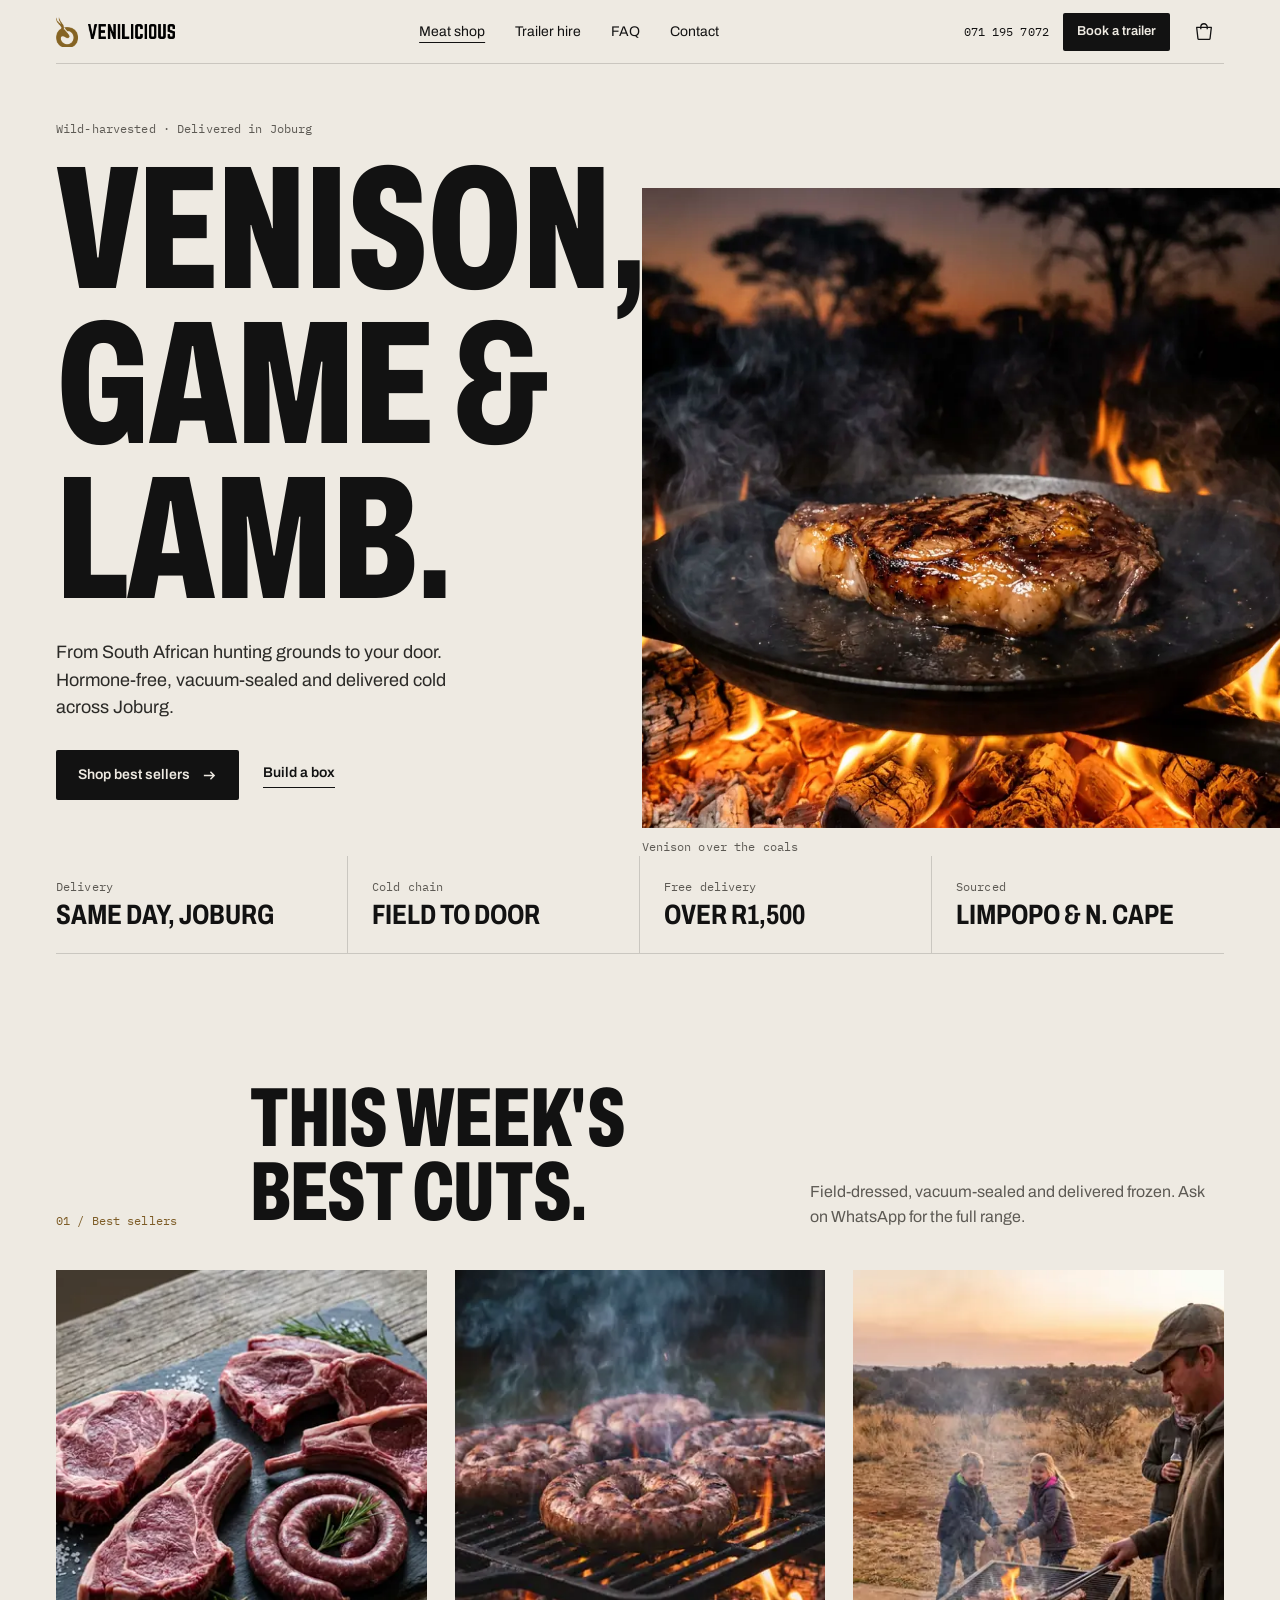
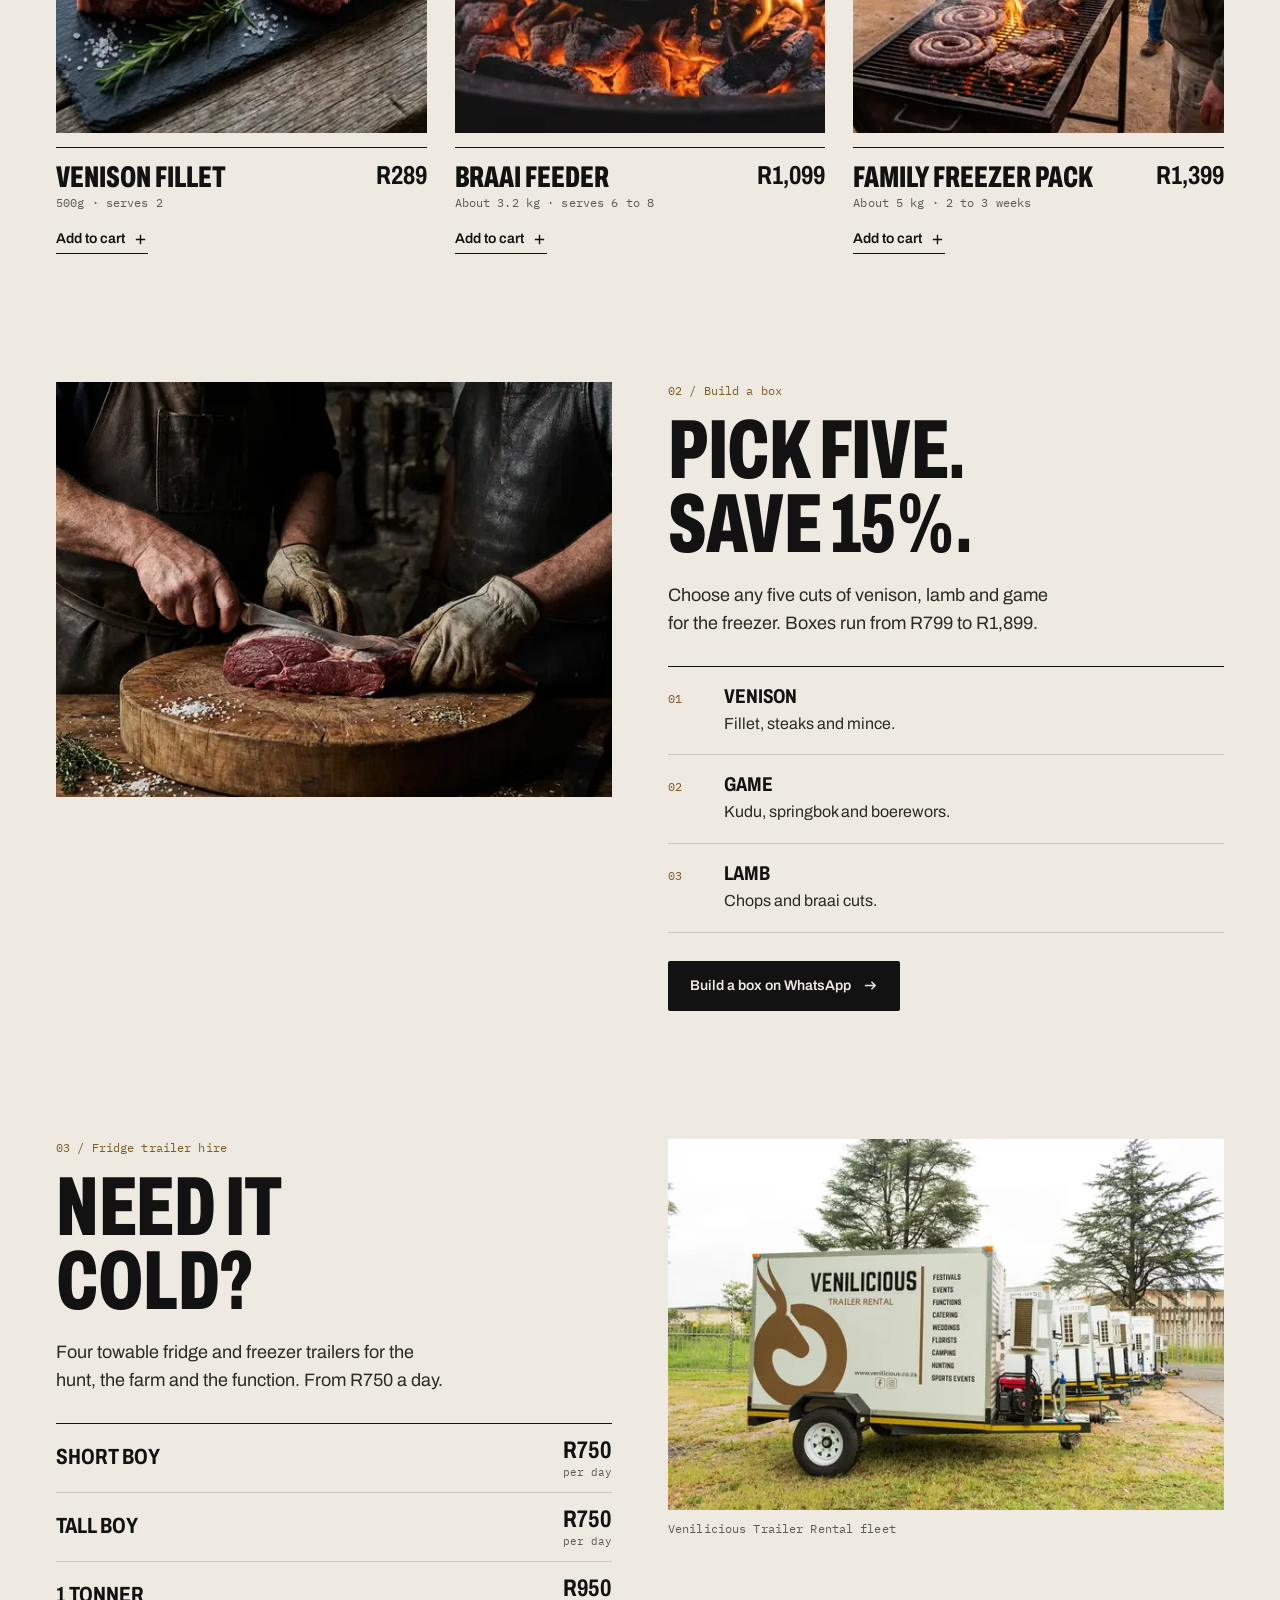
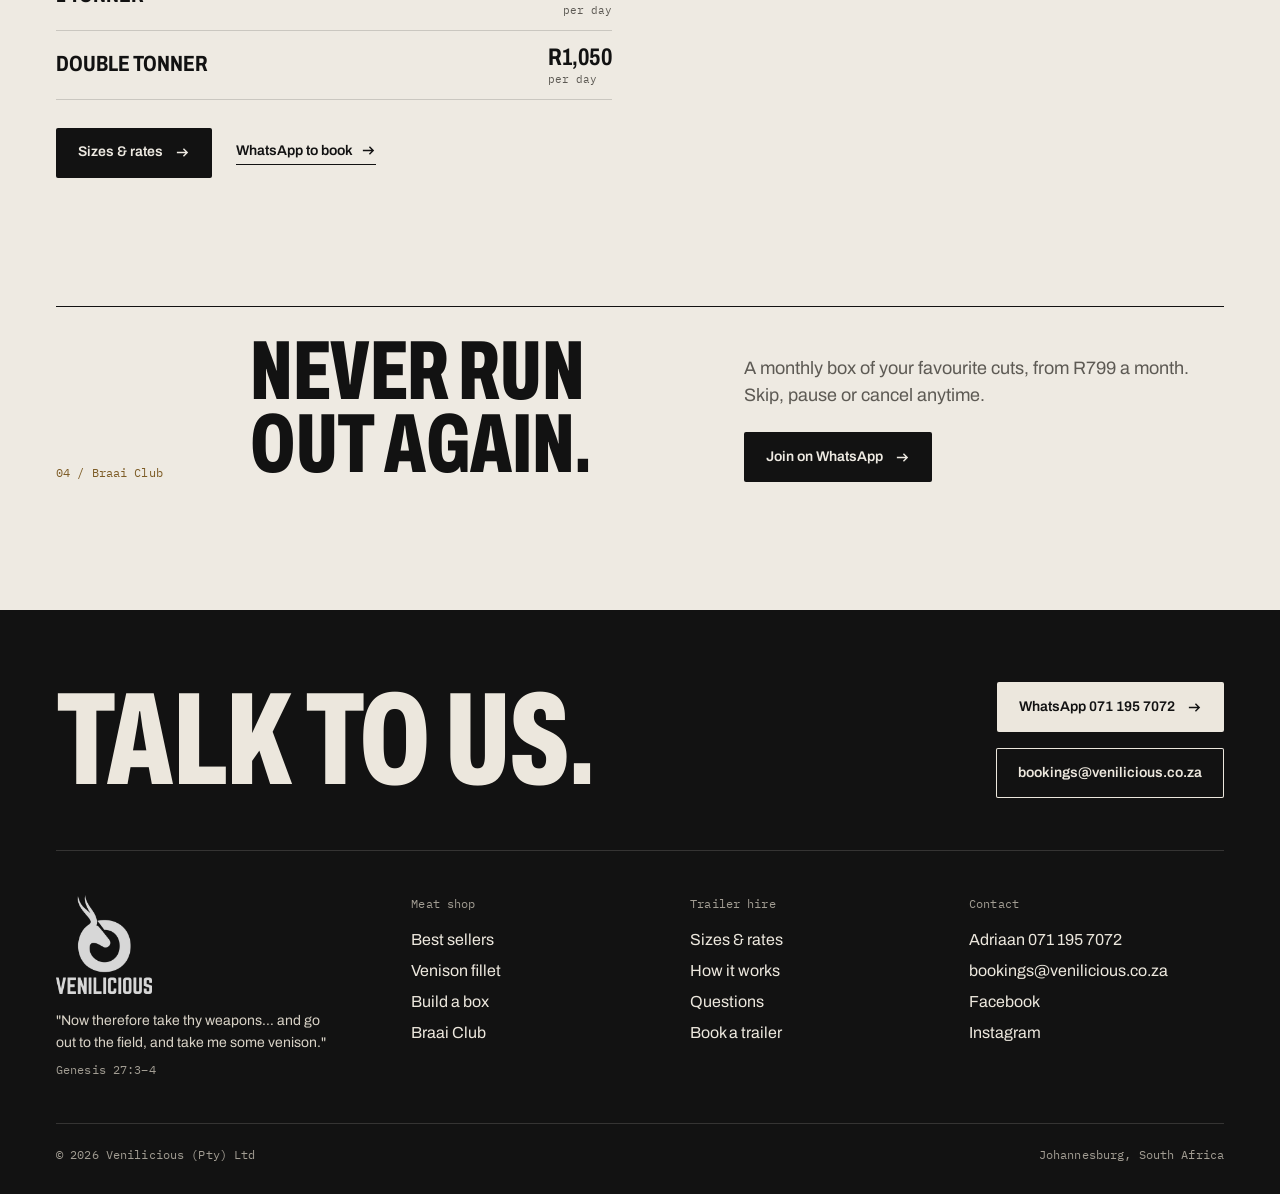
<file: index.html>
<!DOCTYPE html>
<html lang="en-ZA">
<head>
<meta charset="UTF-8">
<meta name="viewport" content="width=device-width, initial-scale=1.0">
<title>Venilicious | Game Meat &amp; Lamb Delivery, Johannesburg</title>
<meta name="description" content="Venison, kudu, springbok, lamb and braai packs, delivered cold across Johannesburg. Plus fridge trailer hire for hunters and functions.">
<link rel="canonical" href="https://venilicious-preview.vercel.app/">
<meta name="robots" content="max-image-preview:large">
<meta name="theme-color" content="#EEEAE2">
<meta property="og:type" content="website">
<meta property="og:site_name" content="Venilicious">
<meta property="og:locale" content="en_ZA">
<meta property="og:title" content="Venilicious | Game Meat &amp; Lamb Delivered in Joburg">
<meta property="og:description" content="Venison, game, lamb and braai packs, delivered cold across Johannesburg.">
<meta property="og:url" content="https://venilicious-preview.vercel.app/">
<meta property="og:image" content="https://venilicious-preview.vercel.app/images/og/og-home.jpg">
<meta property="og:image:width" content="1200">
<meta property="og:image:height" content="630">
<meta property="og:image:alt" content="Venison steak searing over an open fire">
<meta name="twitter:card" content="summary_large_image">
<meta name="twitter:title" content="Venilicious | Game Meat &amp; Lamb Delivered in Joburg">
<meta name="twitter:description" content="Venison, game, lamb and braai packs, delivered cold across Johannesburg.">
<meta name="twitter:image" content="https://venilicious-preview.vercel.app/images/og/og-home.jpg">
<link rel="icon" href="/favicon.ico" sizes="48x48">
<link rel="icon" href="/favicon-32.png" type="image/png" sizes="32x32">
<link rel="apple-touch-icon" href="/apple-touch-icon.png">
<link rel="manifest" href="/site.webmanifest">
<script type="application/ld+json">
{
  "@context": "https://schema.org",
  "@graph": [
    {
      "@type": "Organization",
      "@id": "https://venilicious-preview.vercel.app/#organization",
      "name": "Venilicious",
      "legalName": "Venilicious (Pty) Ltd",
      "url": "https://venilicious-preview.vercel.app/",
      "logo": "https://venilicious-preview.vercel.app/icon-512.png",
      "description": "Venison, game and lamb delivered in Johannesburg, plus fridge trailer hire for hunters and functions.",
      "areaServed": { "@type": "City", "name": "Johannesburg" },
      "telephone": "+27711957072",
      "email": "bookings@venilicious.co.za",
      "sameAs": ["https://www.facebook.com/profile.php?id=100068164663368", "https://www.instagram.com/venilicious_ptyltd/"]
    },
    {
      "@type": "WebSite",
      "@id": "https://venilicious-preview.vercel.app/#website",
      "url": "https://venilicious-preview.vercel.app/",
      "name": "Venilicious",
      "inLanguage": "en-ZA",
      "publisher": { "@id": "https://venilicious-preview.vercel.app/#organization" }
    }
  ]
}
</script>
<link rel="preload" as="image" href="/images/hero-sear-1200.webp" imagesrcset="/images/hero-sear-600.webp 600w, /images/hero-sear-1200.webp 1200w" imagesizes="(min-width:900px) 55vw, 100vw" fetchpriority="high">
<link rel="preload" href="/assets/fonts/archivo.woff2" as="font" type="font/woff2" crossorigin>
<link rel="preload" href="/assets/fonts/plex-mono-400.woff2" as="font" type="font/woff2" crossorigin>
<link rel="stylesheet" href="/assets/site.css?v=3">
</head>
<body>
<header class="site-head">
  <div class="shell"><nav class="nav" aria-label="Main">
    <a class="brand" href="/" aria-label="Venilicious home"><img class="mark" src="/images/logo-mark.webp" width="69" height="96" alt=""><img class="wm" src="/images/logo-wordmark.webp" width="279" height="48" alt="Venilicious"></a>
    <div class="links"><a href="/" aria-current="page">Meat shop</a><a href="/fridge-trailer-hire/">Trailer hire</a><a href="/fridge-trailer-hire/#faq">FAQ</a><a href="#contact">Contact</a></div>
    <div class="right"><a class="tel mono" href="tel:+27711957072">071 195 7072</a><a class="btn sm hide-sm" href="/fridge-trailer-hire/#book">Book a trailer</a><button class="icon-btn" id="cartBtn" aria-label="Cart"><svg viewBox="0 0 24 24" fill="none" stroke="currentColor" stroke-width="1.4" stroke-linejoin="round" aria-hidden="true"><path d="M4 7h16l-1.4 12.2a1 1 0 0 1-1 .8H6.4a1 1 0 0 1-1-.8L4 7z"/><path d="M8.5 9V6.5a3.5 3.5 0 0 1 7 0V9"/></svg><span class="badge" id="cartBadge">0</span></button><button class="icon-btn menu-btn" id="menuBtn" aria-label="Open menu" aria-controls="menu" aria-expanded="false"><svg viewBox="0 0 24 24" fill="none" stroke="currentColor" stroke-width="1.4" aria-hidden="true"><path d="M3 8h18M3 16h18"/></svg></button></div>
  </nav></div>
</header>
<div class="drawer-scrim" id="menuScrim" hidden></div>
<nav class="drawer" id="menu" aria-label="Site menu" hidden>
  <div class="drawer-head"><a class="brand" href="/"><img class="mark" src="/images/logo-mark.webp" width="69" height="96" alt=""><img class="wm" src="/images/logo-wordmark.webp" width="279" height="48" alt="Venilicious"></a><button class="drawer-x" id="menuClose" aria-label="Close menu"><svg viewBox="0 0 24 24" fill="none" stroke="currentColor" stroke-width="1.4" aria-hidden="true"><path d="M5 5l14 14M19 5L5 19"/></svg></button></div>
  <p class="dgroup mono">Meat shop</p>
  <a class="dl" href="/">Home</a>
  <a class="dl" href="/#best-sellers">Best sellers</a>
  <a class="dl" href="/venison-fillet/">Venison fillet</a>
  <a class="dl" href="/#build-a-box">Build a box</a>
  <p class="dgroup mono">Trailer hire</p>
  <a class="dl" href="/fridge-trailer-hire/">Sizes &amp; rates <span class="mono">From R750</span></a>
  <a class="dl" href="/fridge-trailer-hire/#faq">Questions</a>
  <a class="dl" href="/fridge-trailer-hire/#book">Book a trailer</a>
  <div class="dfoot"><a class="btn block" href="https://wa.me/27711957072" data-wa="Hi Venilicious">WhatsApp 071 195 7072 <svg viewBox="0 0 16 16" fill="none" stroke="currentColor" stroke-width="1.5" aria-hidden="true"><path d="M2 8h11M9 4l4 4-4 4"/></svg></a><a class="btn line block" href="tel:+27711957072">Call Adriaan</a></div>
</nav>

<main>
  <div class="shell">
    <section class="hero home" aria-labelledby="hero-h">
      <div class="copy">
        <p class="mono kick">Wild-harvested · Delivered in Joburg</p>
        <h1 class="display h1" id="hero-h">Venison,<br>game &amp;<br>lamb.</h1>
        <p class="lead">From South African hunting grounds to your door. Hormone-free, vacuum-sealed and delivered cold across Joburg.</p>
        <div class="ctas"><a class="btn" href="#best-sellers">Shop best sellers <svg viewBox="0 0 16 16" fill="none" stroke="currentColor" stroke-width="1.5" aria-hidden="true"><path d="M2 8h11M9 4l4 4-4 4"/></svg></a><a class="tlink" href="#build-a-box">Build a box</a></div>
      </div>
      <figure><img src="/images/hero-sear-1200.webp" srcset="/images/hero-sear-600.webp 600w, /images/hero-sear-1200.webp 1200w" sizes="(min-width:900px) 55vw, 100vw" width="1200" height="896" fetchpriority="high" alt="Venison steak searing in a cast iron pan over an open hardwood fire at dusk"><figcaption class="mono">Venison over the coals</figcaption></figure>
    </section>
    <dl class="specline">
      <div><dt class="mono">Delivery</dt><dd>Same day, Joburg</dd></div>
      <div><dt class="mono">Cold chain</dt><dd>Field to door</dd></div>
      <div><dt class="mono">Free delivery</dt><dd>Over R1,500</dd></div>
      <div><dt class="mono">Sourced</dt><dd>Limpopo &amp; N. Cape</dd></div>
    </dl>
  </div>

  <section class="sec shell" id="best-sellers" aria-labelledby="bs-h">
    <div class="shead"><span class="mono num">01 / Best sellers</span><h2 class="display h2" id="bs-h">This week's<br>best cuts.</h2><p>Field-dressed, vacuum-sealed and delivered frozen. Ask on WhatsApp for the full range.</p></div>
    <div class="tiles">
      <article class="tile">
        <figure><a href="/venison-fillet/" aria-label="Venison Fillet"><img src="/images/cuts-slate-1200.webp" srcset="/images/cuts-slate-600.webp 600w, /images/cuts-slate-1200.webp 1200w" sizes="(min-width:760px) 30vw, 100vw" width="1200" height="896" loading="lazy" decoding="async" alt="Raw venison fillet and game cuts on a dark slate board"></a></figure>
        <div class="info"><h3><a href="/venison-fillet/">Venison Fillet</a></h3><p class="w mono">500g · serves 2</p><p class="p">R289</p>
          <button class="tlink add addbtn" type="button" data-name="Venison Fillet" data-price="289">Add to cart <svg viewBox="0 0 16 16" fill="none" stroke="currentColor" stroke-width="1.5" aria-hidden="true"><path d="M8 3v10M3 8h10"/></svg></button></div>
      </article>
      <article class="tile">
        <figure><img src="/images/boerewors-braai-1200.webp" srcset="/images/boerewors-braai-600.webp 600w, /images/boerewors-braai-1200.webp 1200w" sizes="(min-width:760px) 30vw, 100vw" width="1200" height="896" loading="lazy" decoding="async" alt="Boerewors coils on a braai grid over glowing coals"></figure>
        <div class="info"><h3>Braai Feeder</h3><p class="w mono">About 3.2 kg · serves 6 to 8</p><p class="p">R1,099</p>
          <button class="tlink add addbtn" type="button" data-name="Braai Feeder" data-price="1099">Add to cart <svg viewBox="0 0 16 16" fill="none" stroke="currentColor" stroke-width="1.5" aria-hidden="true"><path d="M8 3v10M3 8h10"/></svg></button></div>
      </article>
      <article class="tile">
        <figure><img src="/images/family-braai-1200.webp" srcset="/images/family-braai-600.webp 600w, /images/family-braai-1200.webp 1200w" sizes="(min-width:760px) 30vw, 100vw" width="1200" height="896" loading="lazy" decoding="async" alt="Family braai at sunset with boerewors and chops on the grid"></figure>
        <div class="info"><h3>Family Freezer Pack</h3><p class="w mono">About 5 kg · 2 to 3 weeks</p><p class="p">R1,399</p>
          <button class="tlink add addbtn" type="button" data-name="Family Freezer Pack" data-price="1399">Add to cart <svg viewBox="0 0 16 16" fill="none" stroke="currentColor" stroke-width="1.5" aria-hidden="true"><path d="M8 3v10M3 8h10"/></svg></button></div>
      </article>
    </div>
  </section>

  <section class="sec shell" id="build-a-box" aria-labelledby="box-h">
    <div class="split">
      <figure><img src="/images/butcher-hands-1200.webp" srcset="/images/butcher-hands-600.webp 600w, /images/butcher-hands-1200.webp 1200w" sizes="(min-width:900px) 45vw, 100vw" width="1200" height="896" loading="lazy" decoding="async" alt="Butcher preparing venison cuts on a wooden block"></figure>
      <div>
        <p class="mono num" style="color:var(--accent)">02 / Build a box</p>
        <h2 class="display h2" id="box-h" style="margin:14px 0 20px">Pick five.<br>Save 15%.</h2>
        <p class="lead">Choose any five cuts of venison, lamb and game for the freezer. Boxes run from R799 to R1,899.</p>
        <ul class="nlist" style="margin-top:28px">
          <li><b>Venison</b><span>Fillet, steaks and mince.</span></li>
          <li><b>Game</b><span>Kudu, springbok and boerewors.</span></li>
          <li><b>Lamb</b><span>Chops and braai cuts.</span></li>
        </ul>
        <div class="ctas" style="margin-top:28px"><a class="btn" href="https://wa.me/27711957072" data-wa="Hi Venilicious, I&#x27;d like to build a box. These are the five cuts I&#x27;d like: ">Build a box on WhatsApp <svg viewBox="0 0 16 16" fill="none" stroke="currentColor" stroke-width="1.5" aria-hidden="true"><path d="M2 8h11M9 4l4 4-4 4"/></svg></a></div>
      </div>
    </div>
  </section>

  <section class="sec shell" id="trailer-hire" aria-labelledby="th-h">
    <div class="split">
      <div>
        <p class="mono num" style="color:var(--accent)">03 / Fridge trailer hire</p>
        <h2 class="display h2" id="th-h" style="margin:14px 0 20px">Need it<br>cold?</h2>
        <p class="lead">Four towable fridge and freezer trailers for the hunt, the farm and the function. From R750 a day.</p>
        <div class="topline" style="margin-top:28px">
          <div class="row" style="grid-template-columns:1fr auto;padding:14px 0"><h3 class="h4" style="align-self:center">Short Boy</h3><p class="price" style="font-size:24px;grid-row:auto;grid-column:auto">R750<small>per day</small></p></div>
          <div class="row" style="grid-template-columns:1fr auto;padding:14px 0"><h3 class="h4" style="align-self:center">Tall Boy</h3><p class="price" style="font-size:24px;grid-row:auto;grid-column:auto">R750<small>per day</small></p></div>
          <div class="row" style="grid-template-columns:1fr auto;padding:14px 0"><h3 class="h4" style="align-self:center">1 Tonner</h3><p class="price" style="font-size:24px;grid-row:auto;grid-column:auto">R950<small>per day</small></p></div>
          <div class="row" style="grid-template-columns:1fr auto;padding:14px 0"><h3 class="h4" style="align-self:center">Double Tonner</h3><p class="price" style="font-size:24px;grid-row:auto;grid-column:auto">R1,050<small>per day</small></p></div>
        </div>
        <div class="ctas" style="margin-top:28px"><a class="btn" href="/fridge-trailer-hire/">Sizes &amp; rates <svg viewBox="0 0 16 16" fill="none" stroke="currentColor" stroke-width="1.5" aria-hidden="true"><path d="M2 8h11M9 4l4 4-4 4"/></svg></a><a class="tlink" href="https://wa.me/27711957072" data-wa="Hi Venilicious, I&#x27;d like to hire a fridge trailer. My dates are: " data-wa-fallback="/fridge-trailer-hire/#book">WhatsApp to book <svg viewBox="0 0 16 16" fill="none" stroke="currentColor" stroke-width="1.5" aria-hidden="true"><path d="M2 8h11M9 4l4 4-4 4"/></svg></a></div>
      </div>
      <figure><img src="/images/venilicious-fridge-trailer-fleet-1200.webp" srcset="/images/venilicious-fridge-trailer-fleet-600.webp 600w, /images/venilicious-fridge-trailer-fleet-1200.webp 1200w" sizes="(min-width:900px) 45vw, 100vw" width="1200" height="800" loading="lazy" decoding="async" alt="Row of Venilicious fridge trailers for hire"><figcaption class="mono">Venilicious Trailer Rental fleet</figcaption></figure>
    </div>
  </section>

  <section class="sec shell" id="braai-club" aria-labelledby="bc-h">
    <div class="topline" style="padding-top:28px">
      <div class="shead" style="padding-bottom:0"><span class="mono num">04 / Braai Club</span><h2 class="display h2" id="bc-h">Never run<br>out again.</h2>
        <div><p class="lead">A monthly box of your favourite cuts, from R799 a month. Skip, pause or cancel anytime.</p><div class="ctas" style="margin-top:22px"><a class="btn" href="https://wa.me/27711957072" data-wa="Hi Venilicious, I&#x27;d like to join the Braai Club.">Join on WhatsApp <svg viewBox="0 0 16 16" fill="none" stroke="currentColor" stroke-width="1.5" aria-hidden="true"><path d="M2 8h11M9 4l4 4-4 4"/></svg></a></div></div>
      </div>
    </div>
  </section>
</main>

<footer class="site-foot inv" id="contact">
  <div class="shell">
    <div class="top">
      <h2 class="display">Talk to us.</h2>
      <div class="ctas"><a class="btn" href="https://wa.me/27711957072" data-wa="Hi Venilicious">WhatsApp 071 195 7072 <svg viewBox="0 0 16 16" fill="none" stroke="currentColor" stroke-width="1.5" aria-hidden="true"><path d="M2 8h11M9 4l4 4-4 4"/></svg></a><a class="btn line" href="mailto:bookings@venilicious.co.za">bookings@venilicious.co.za</a></div>
    </div>
    <div class="grid">
      <div>
        <img class="lockup" src="/images/logo-lockup.webp" width="320" height="328" loading="lazy" decoding="async" alt="Venilicious">
        <p class="verse">"Now therefore take thy weapons… and go out to the field, and take me some venison."<cite class="mono">Genesis 27:3–4</cite></p>
      </div>
      <nav aria-label="Meat shop"><h2 class="mono">Meat shop</h2><a href="/#best-sellers">Best sellers</a><a href="/venison-fillet/">Venison fillet</a><a href="/#build-a-box">Build a box</a><a href="/#braai-club">Braai Club</a></nav>
      <nav aria-label="Trailer hire"><h2 class="mono">Trailer hire</h2><a href="/fridge-trailer-hire/#rates">Sizes &amp; rates</a><a href="/fridge-trailer-hire/#how-it-works">How it works</a><a href="/fridge-trailer-hire/#faq">Questions</a><a href="/fridge-trailer-hire/#book">Book a trailer</a></nav>
      <div><h2 class="mono">Contact</h2><a href="tel:+27711957072">Adriaan 071 195 7072</a><a href="mailto:bookings@venilicious.co.za">bookings@venilicious.co.za</a><a href="https://www.facebook.com/profile.php?id=100068164663368" target="_blank" rel="noopener">Facebook</a><a href="https://www.instagram.com/venilicious_ptyltd/" target="_blank" rel="noopener">Instagram</a></div>
    </div>
    <div class="base mono"><p>&copy; <span data-year>2026</span> Venilicious (Pty) Ltd<!-- TODO(owner): CIPC reg number --></p><p>Johannesburg, South Africa</p></div>
  </div>
</footer>

<div id="toast" role="status" aria-live="polite"></div>
<script src="/assets/site.js?v=3" defer></script>
<script>
/* mock cart: badge count + toast (no checkout yet) */
(function(){
  let count=0;const badge=document.getElementById('cartBadge'),toast=document.getElementById('toast');let tm;
  function pop(msg){toast.textContent=msg;toast.classList.add('show');clearTimeout(tm);tm=setTimeout(()=>toast.classList.remove('show'),2200);}
  window.cartAdd=function(name,price,qty){count+=qty||1;if(badge){badge.textContent=count;badge.classList.add('show');}pop(name+' added · R'+Number(price).toLocaleString('en-ZA'));};
  document.querySelectorAll('.addbtn').forEach(b=>b.addEventListener('click',()=>{
    cartAdd(b.dataset.name,b.dataset.price);
    const t=b.innerHTML;b.classList.add('added');b.textContent='Added';setTimeout(()=>{b.classList.remove('added');b.innerHTML=t;},1500);
  }));
})();
</script>
</body>
</html>
</file>
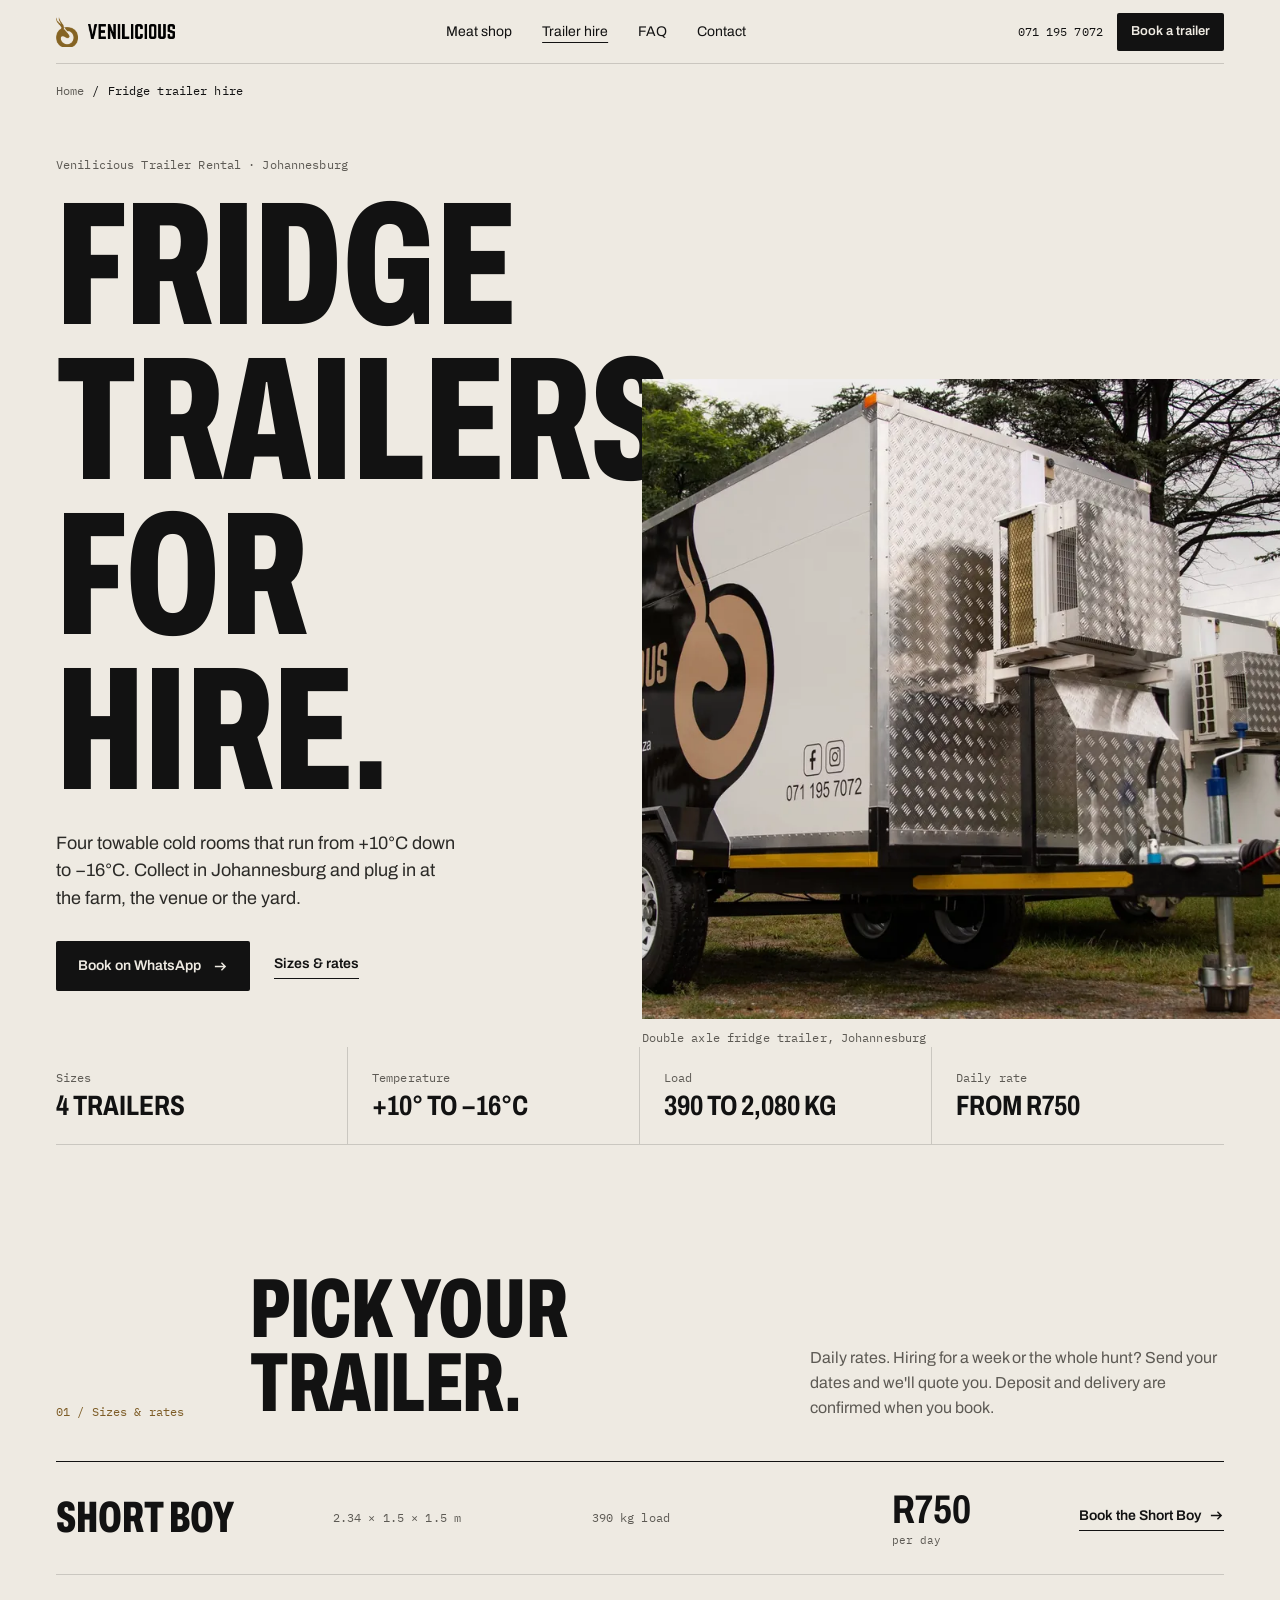
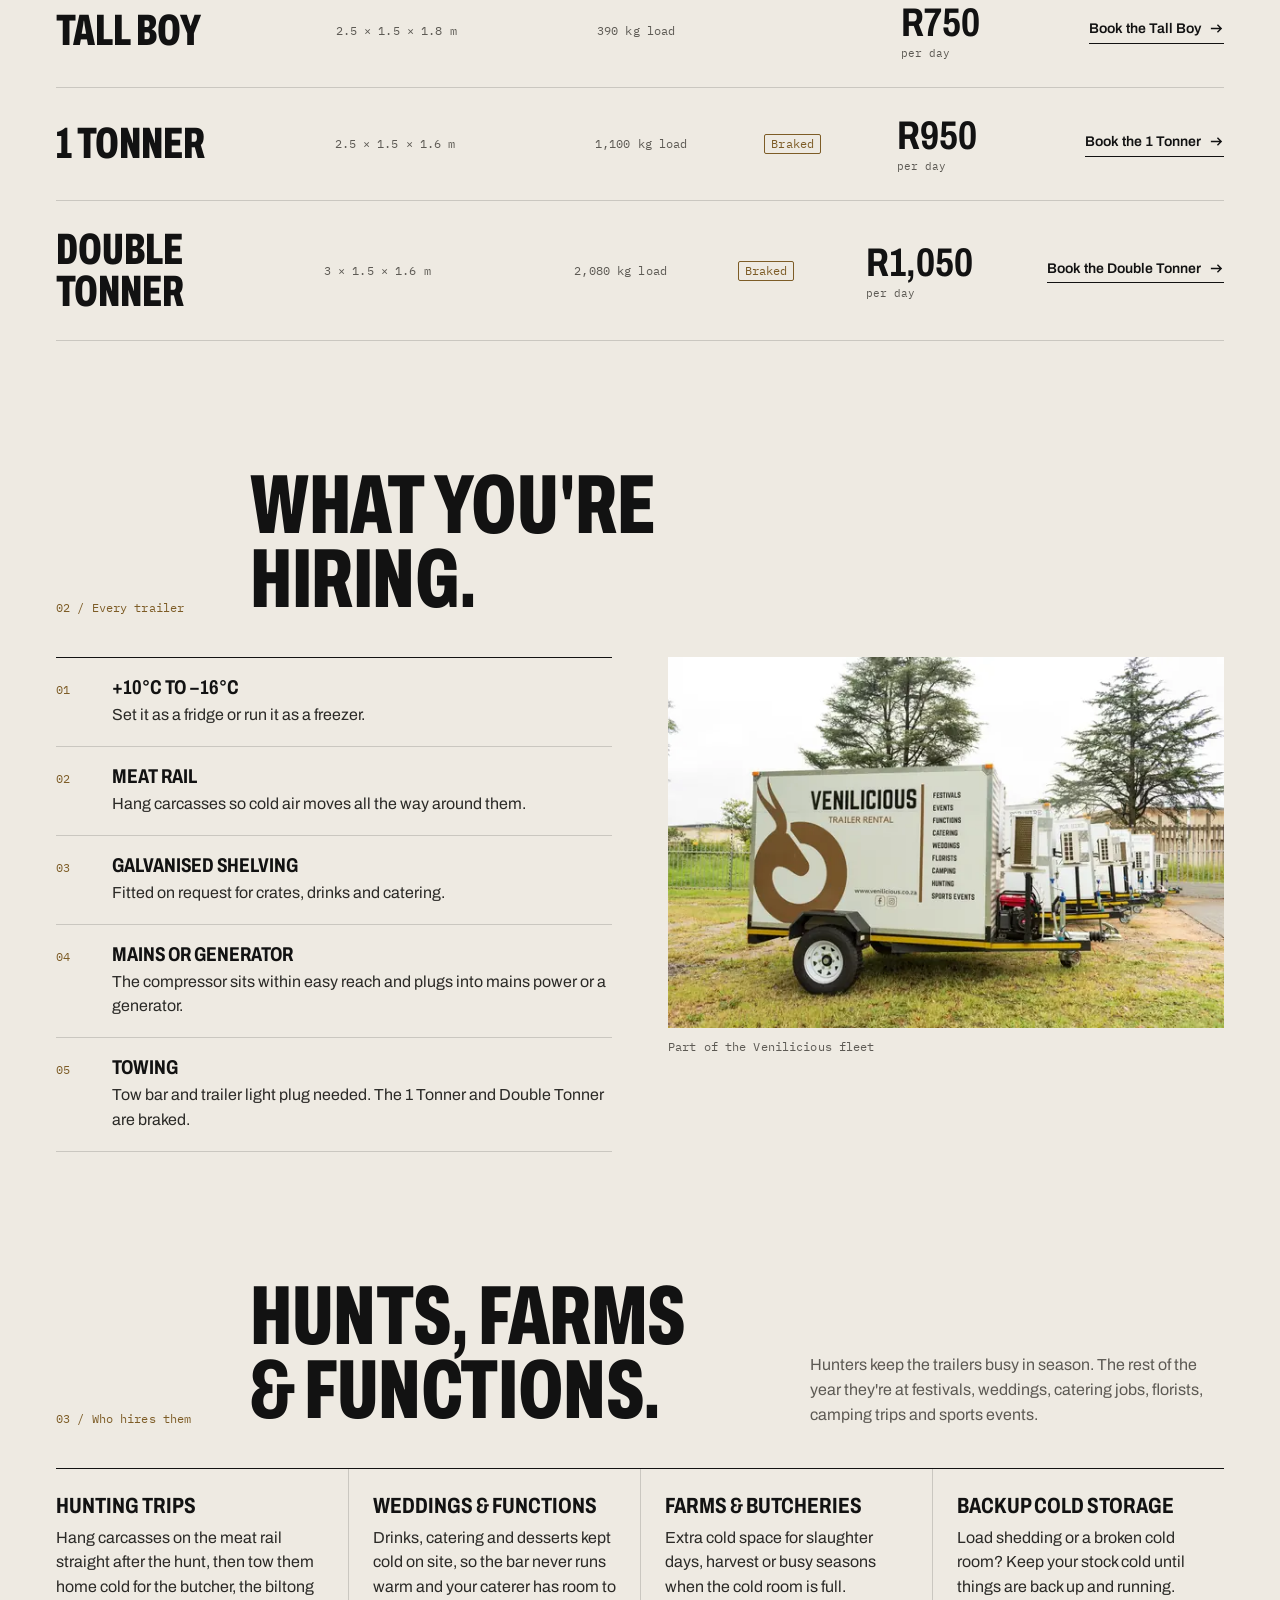
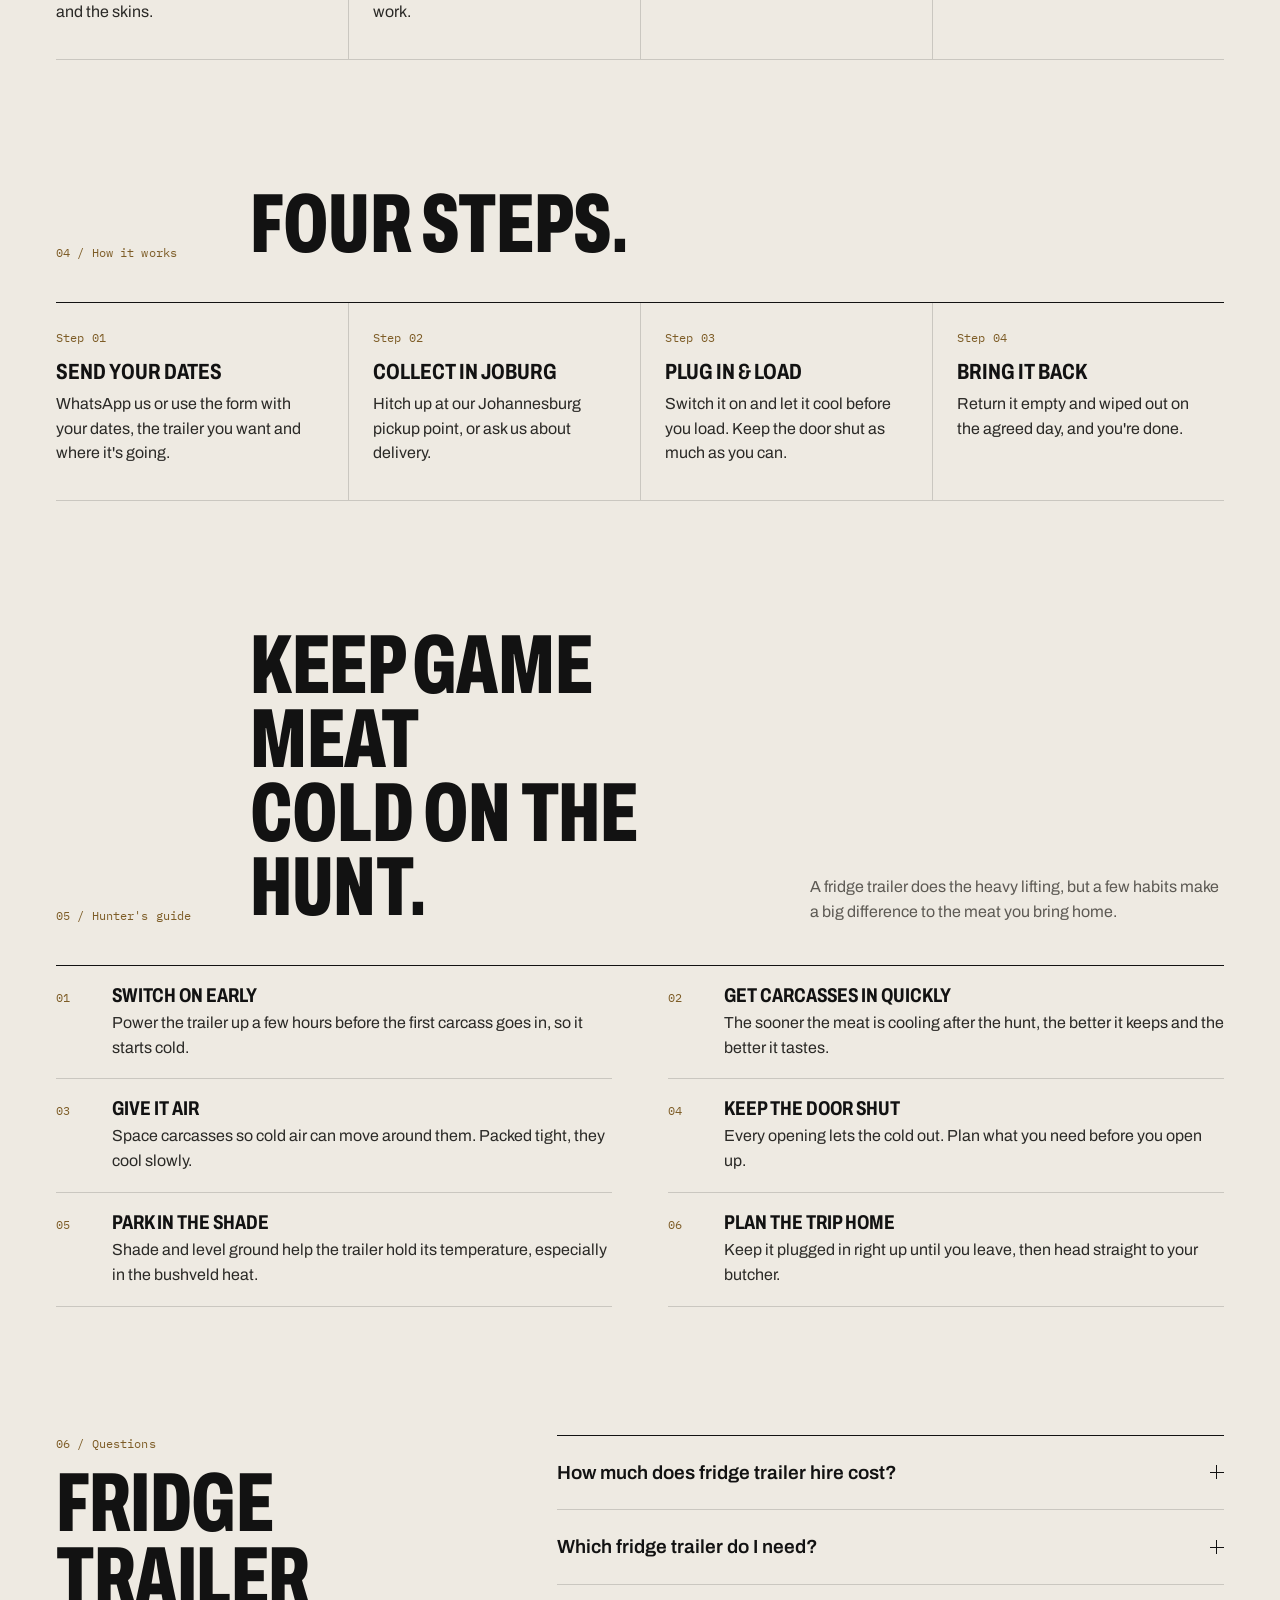
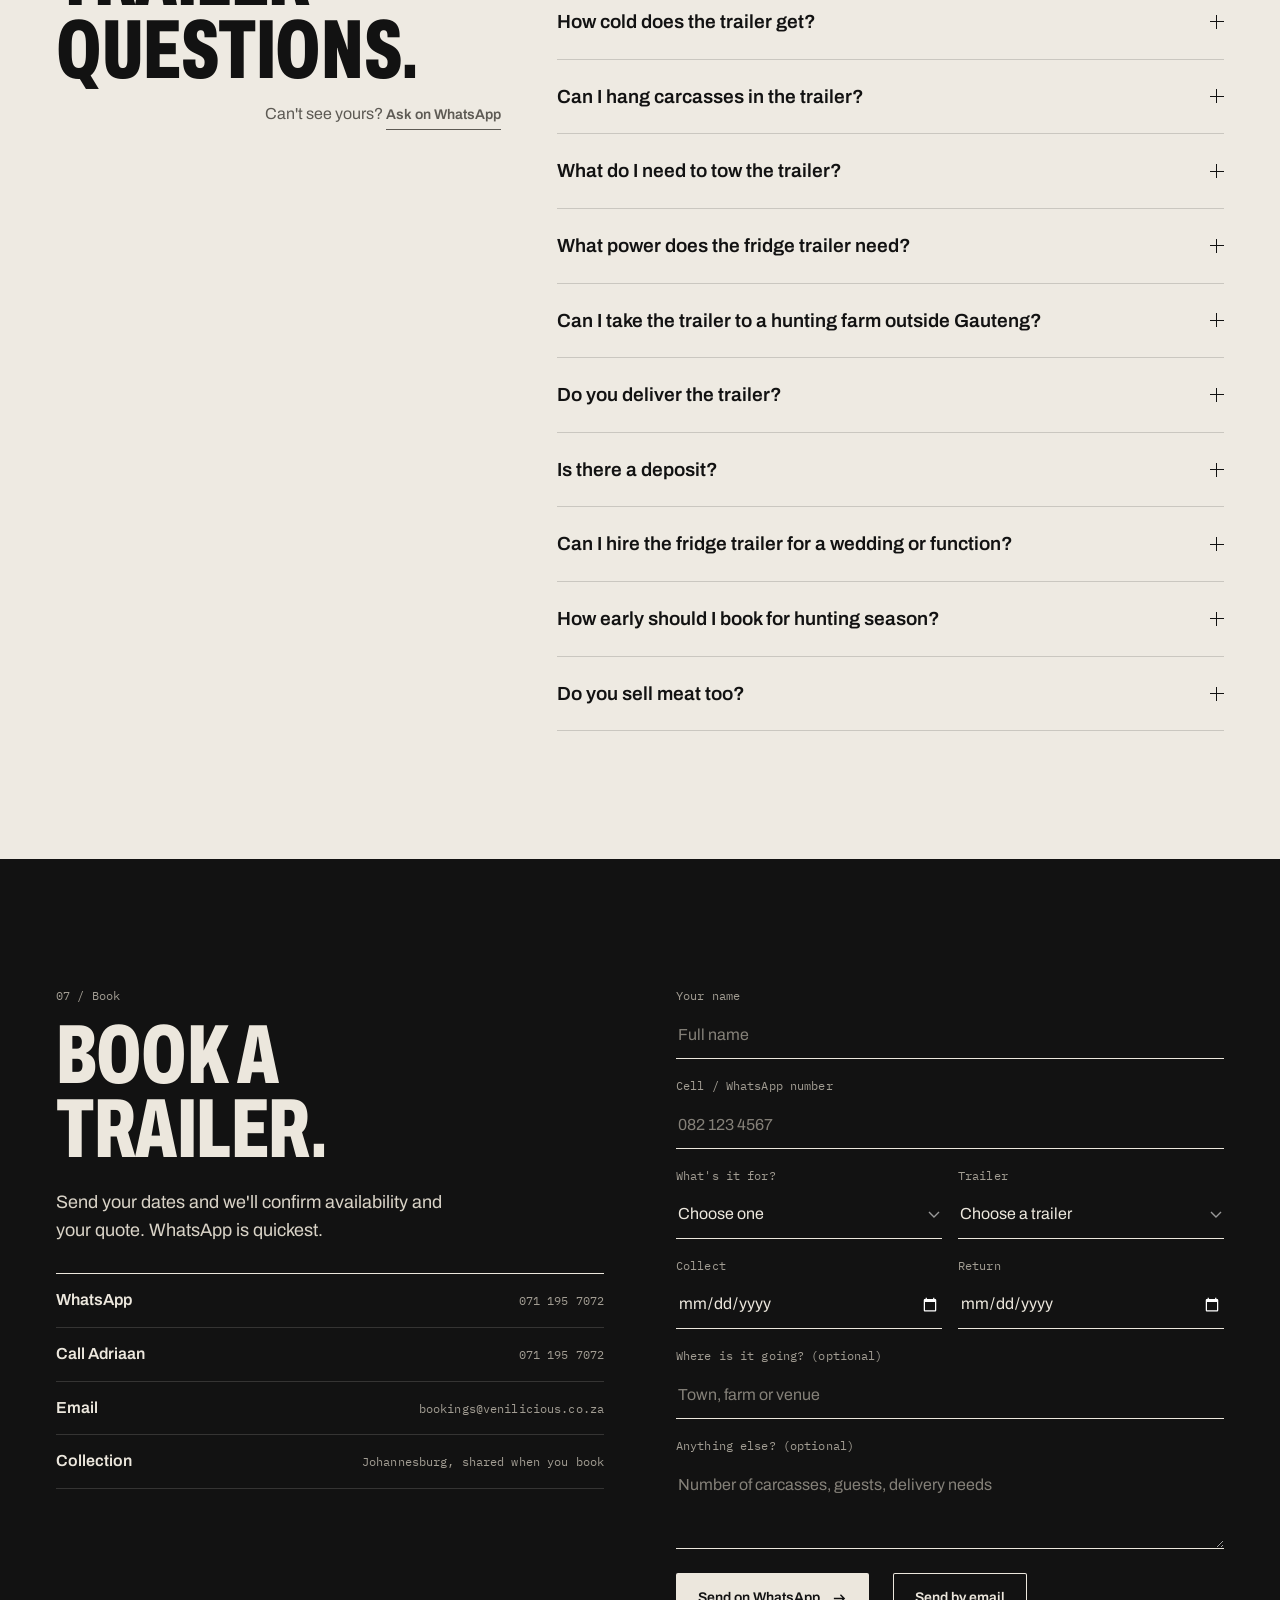
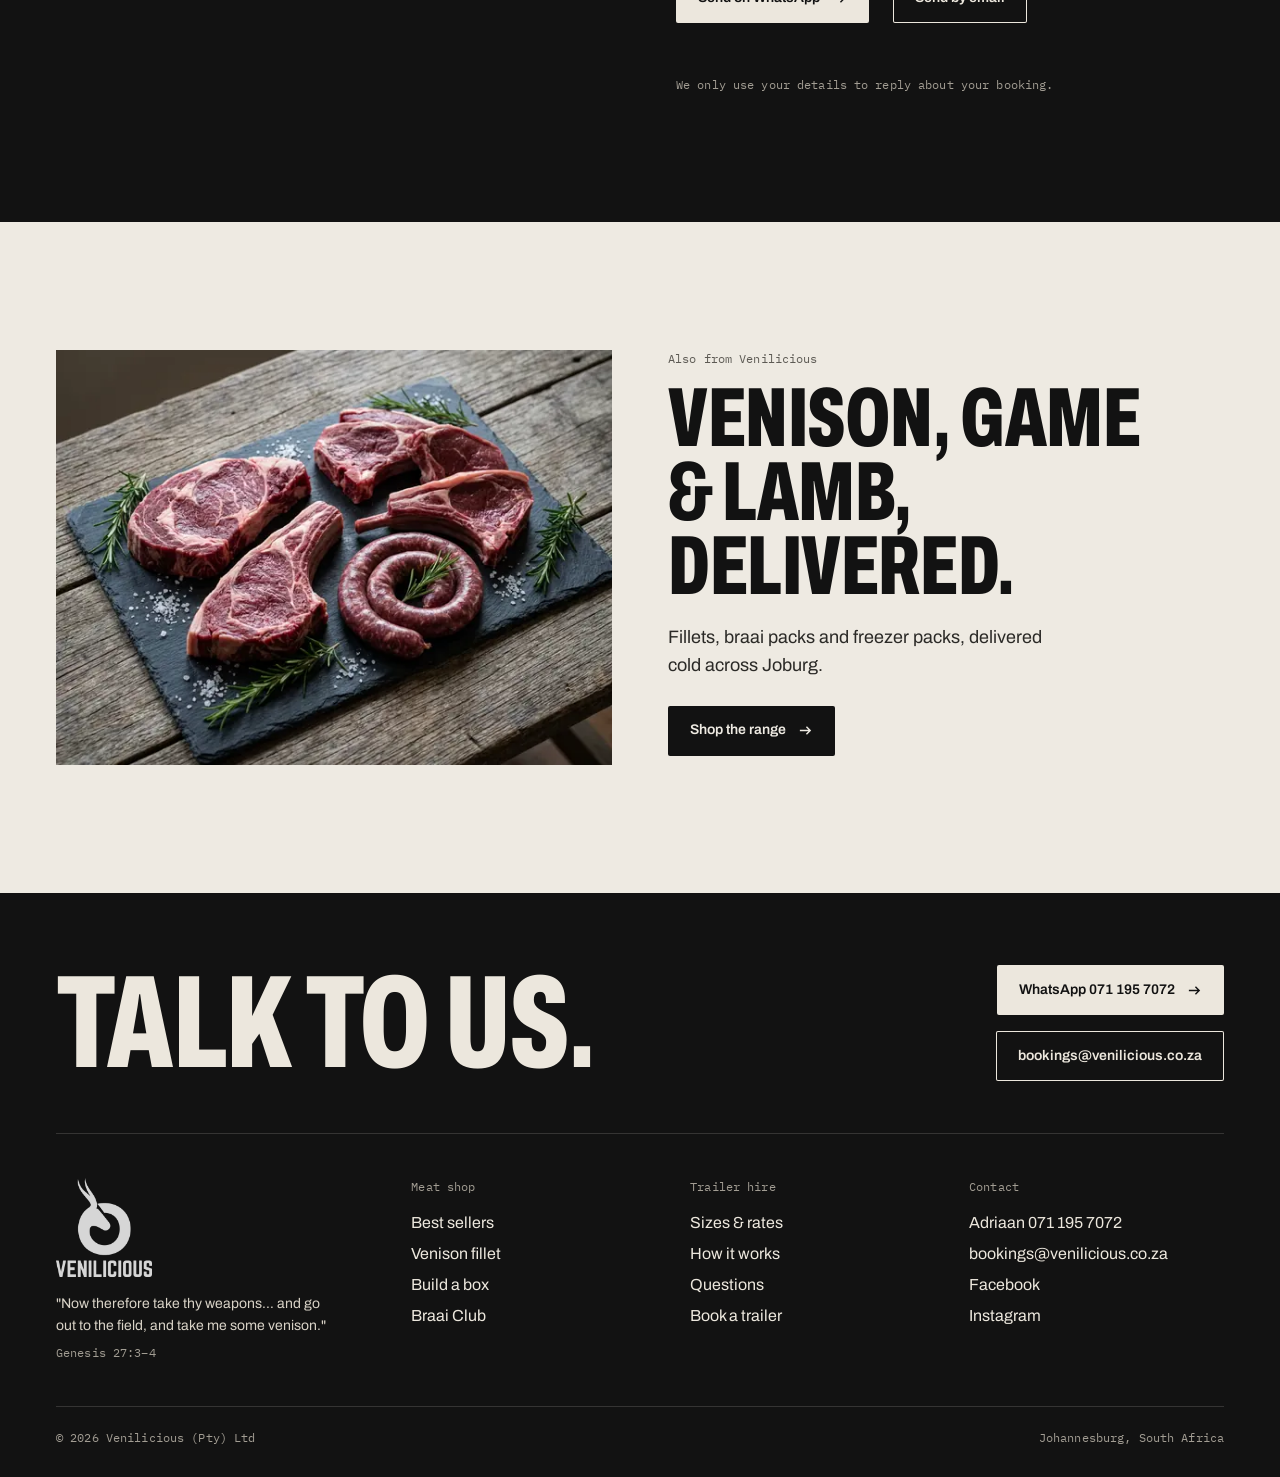
<file: fridge-trailer-hire/index.html>
<!DOCTYPE html>
<html lang="en-ZA">
<head>
<meta charset="UTF-8">
<meta name="viewport" content="width=device-width, initial-scale=1.0">
<title>Fridge Trailer Hire Johannesburg | From R750 a Day</title>
<meta name="description" content="Fridge and freezer trailer hire in Johannesburg from R750 a day. Four sizes, +10°C to −16°C, meat rail included. For hunts, farms and functions.">
<link rel="canonical" href="https://venilicious-preview.vercel.app/fridge-trailer-hire/">
<meta name="robots" content="max-image-preview:large">
<meta name="theme-color" content="#EEEAE2">
<meta property="og:type" content="website">
<meta property="og:site_name" content="Venilicious">
<meta property="og:locale" content="en_ZA">
<meta property="og:title" content="Fridge Trailer Hire in Johannesburg | Venilicious">
<meta property="og:description" content="Four fridge and freezer trailers from R750 a day. For the hunt, the farm and the function. Book on WhatsApp.">
<meta property="og:url" content="https://venilicious-preview.vercel.app/fridge-trailer-hire/">
<meta property="og:image" content="https://venilicious-preview.vercel.app/images/og/og-trailer.jpg">
<meta property="og:image:width" content="1200">
<meta property="og:image:height" content="630">
<meta property="og:image:alt" content="Venilicious fridge trailer for hire in Johannesburg">
<meta name="twitter:card" content="summary_large_image">
<meta name="twitter:title" content="Fridge Trailer Hire in Johannesburg | Venilicious">
<meta name="twitter:description" content="Four fridge and freezer trailers from R750 a day. Book on WhatsApp.">
<meta name="twitter:image" content="https://venilicious-preview.vercel.app/images/og/og-trailer.jpg">
<link rel="icon" href="/favicon.ico" sizes="48x48">
<link rel="icon" href="/favicon-32.png" type="image/png" sizes="32x32">
<link rel="apple-touch-icon" href="/apple-touch-icon.png">
<link rel="manifest" href="/site.webmanifest">
<script type="application/ld+json">
{
  "@context": "https://schema.org",
  "@graph": [
    {
      "@type": "Organization",
      "@id": "https://venilicious-preview.vercel.app/#organization",
      "name": "Venilicious",
      "url": "https://venilicious-preview.vercel.app/",
      "logo": "https://venilicious-preview.vercel.app/icon-512.png",
      "telephone": "+27711957072",
      "email": "bookings@venilicious.co.za",
      "sameAs": ["https://www.facebook.com/profile.php?id=100068164663368", "https://www.instagram.com/venilicious_ptyltd/"]
    },
    {
      "@type": "Service",
      "@id": "https://venilicious-preview.vercel.app/fridge-trailer-hire/#service",
      "name": "Fridge trailer hire",
      "serviceType": "Refrigerated trailer hire",
      "description": "Fridge and freezer trailer hire in Johannesburg: four towable trailers from R750 a day, +10°C to −16°C with a meat rail, for hunting trips, farms, weddings and functions.",
      "url": "https://venilicious-preview.vercel.app/fridge-trailer-hire/",
      "image": ["https://venilicious-preview.vercel.app/images/venilicious-fridge-trailer-tandem-1200.webp", "https://venilicious-preview.vercel.app/images/venilicious-fridge-trailer-fleet-1200.webp"],
      "provider": { "@id": "https://venilicious-preview.vercel.app/#organization" },
      "areaServed": [
        { "@type": "City", "name": "Johannesburg" },
        { "@type": "AdministrativeArea", "name": "Gauteng" }
      ],
      "offers": [
        {
          "@type": "Offer",
          "name": "Short Boy fridge trailer (2.34 × 1.5 × 1.5 m, 390 kg load)",
          "price": "750",
          "priceCurrency": "ZAR",
          "priceSpecification": {
            "@type": "UnitPriceSpecification",
            "price": "750",
            "priceCurrency": "ZAR",
            "unitCode": "DAY",
            "unitText": "per day"
          }
        },
        {
          "@type": "Offer",
          "name": "Tall Boy fridge trailer (2.5 × 1.5 × 1.8 m, 390 kg load)",
          "price": "750",
          "priceCurrency": "ZAR",
          "priceSpecification": {
            "@type": "UnitPriceSpecification",
            "price": "750",
            "priceCurrency": "ZAR",
            "unitCode": "DAY",
            "unitText": "per day"
          }
        },
        {
          "@type": "Offer",
          "name": "1 Tonner fridge trailer (2.5 × 1.5 × 1.6 m, 1,100 kg load)",
          "price": "950",
          "priceCurrency": "ZAR",
          "priceSpecification": {
            "@type": "UnitPriceSpecification",
            "price": "950",
            "priceCurrency": "ZAR",
            "unitCode": "DAY",
            "unitText": "per day"
          }
        },
        {
          "@type": "Offer",
          "name": "Double Tonner fridge trailer (3 × 1.5 × 1.6 m, 2,080 kg load)",
          "price": "1050",
          "priceCurrency": "ZAR",
          "priceSpecification": {
            "@type": "UnitPriceSpecification",
            "price": "1050",
            "priceCurrency": "ZAR",
            "unitCode": "DAY",
            "unitText": "per day"
          }
        }
      ]
    },
    {
      "@type": "BreadcrumbList",
      "itemListElement": [
        { "@type": "ListItem", "position": 1, "name": "Home", "item": "https://venilicious-preview.vercel.app/" },
        { "@type": "ListItem", "position": 2, "name": "Fridge trailer hire", "item": "https://venilicious-preview.vercel.app/fridge-trailer-hire/" }
      ]
    }
  ]
}
</script>
<script type="application/ld+json">
{
  "@context": "https://schema.org",
  "@type": "FAQPage",
  "mainEntity": [
    {
      "@type": "Question",
      "name": "How much does fridge trailer hire cost?",
      "acceptedAnswer": {
        "@type": "Answer",
        "text": "The Short Boy and Tall Boy are R750 a day, the 1 Tonner is R950 a day and the Double Tonner is R1,050 a day. Hiring for longer? Send us your dates and we'll quote you."
      }
    },
    {
      "@type": "Question",
      "name": "Which fridge trailer do I need?",
      "acceptedAnswer": {
        "@type": "Answer",
        "text": "The Short Boy and Tall Boy carry up to 390 kg, which suits smaller hunts and functions. The 1 Tonner carries up to 1,100 kg and the Double Tonner up to 2,080 kg for bigger hunts and events. Not sure? Tell us what you're storing and we'll help you choose."
      }
    },
    {
      "@type": "Question",
      "name": "How cold does the trailer get?",
      "acceptedAnswer": {
        "@type": "Answer",
        "text": "Anywhere from +10°C down to −16°C, so you can run it as a fridge or a freezer."
      }
    },
    {
      "@type": "Question",
      "name": "Can I hang carcasses in the trailer?",
      "acceptedAnswer": {
        "@type": "Answer",
        "text": "Yes. Every trailer has a meat rail for hanging, and galvanised shelving can be fitted on request."
      }
    },
    {
      "@type": "Question",
      "name": "What do I need to tow the trailer?",
      "acceptedAnswer": {
        "@type": "Answer",
        "text": "A vehicle with a tow bar and a working trailer light plug. The 1 Tonner and Double Tonner are braked trailers. Make sure your vehicle's towing capacity and your driver's licence code cover the trailer you choose."
      }
    },
    {
      "@type": "Question",
      "name": "What power does the fridge trailer need?",
      "acceptedAnswer": {
        "@type": "Answer",
        "text": "The compressor plugs into mains power or a generator, so it works at the farm, the venue or the house."
      }
    },
    {
      "@type": "Question",
      "name": "Can I take the trailer to a hunting farm outside Gauteng?",
      "acceptedAnswer": {
        "@type": "Answer",
        "text": "Yes. Hunters are our main customers, so farm trips are exactly what the trailer is for. Let us know where you're headed when you book."
      }
    },
    {
      "@type": "Question",
      "name": "Do you deliver the trailer?",
      "acceptedAnswer": {
        "@type": "Answer",
        "text": "Collection is from Johannesburg. Ask about delivery when you book and we'll let you know what's possible for your area."
      }
    },
    {
      "@type": "Question",
      "name": "Is there a deposit?",
      "acceptedAnswer": {
        "@type": "Answer",
        "text": "A refundable deposit may apply. We'll confirm the amount and how to pay it when you book."
      }
    },
    {
      "@type": "Question",
      "name": "Can I hire the fridge trailer for a wedding or function?",
      "acceptedAnswer": {
        "@type": "Answer",
        "text": "Yes. It keeps drinks, catering and desserts cold on site, frees up space for your caterer and keeps the bar cold all day."
      }
    },
    {
      "@type": "Question",
      "name": "How early should I book for hunting season?",
      "acceptedAnswer": {
        "@type": "Answer",
        "text": "As soon as your dates are set. Hunting season is our busiest time of year, so the earlier you book, the better."
      }
    },
    {
      "@type": "Question",
      "name": "Do you sell meat too?",
      "acceptedAnswer": {
        "@type": "Answer",
        "text": "Yes. Venilicious sells venison, game, lamb and braai packs, delivered cold across Johannesburg. Shop the range."
      }
    }
  ]
}
</script>
<link rel="preload" as="image" href="/images/venilicious-fridge-trailer-tandem-1200.webp" imagesrcset="/images/venilicious-fridge-trailer-tandem-600.webp 600w, /images/venilicious-fridge-trailer-tandem-1200.webp 1200w, /images/venilicious-fridge-trailer-tandem-1800.webp 1800w" imagesizes="(min-width:900px) 55vw, 100vw" fetchpriority="high">
<link rel="preload" href="/assets/fonts/archivo.woff2" as="font" type="font/woff2" crossorigin>
<link rel="preload" href="/assets/fonts/plex-mono-400.woff2" as="font" type="font/woff2" crossorigin>
<link rel="stylesheet" href="/assets/site.css?v=3">
</head>
<body class="has-stickybar">
<header class="site-head">
  <div class="shell"><nav class="nav" aria-label="Main">
    <a class="brand" href="/" aria-label="Venilicious home"><img class="mark" src="/images/logo-mark.webp" width="69" height="96" alt=""><img class="wm" src="/images/logo-wordmark.webp" width="279" height="48" alt="Venilicious"></a>
    <div class="links"><a href="/">Meat shop</a><a href="/fridge-trailer-hire/" aria-current="page">Trailer hire</a><a href="/fridge-trailer-hire/#faq">FAQ</a><a href="#contact">Contact</a></div>
    <div class="right"><a class="tel mono" href="tel:+27711957072">071 195 7072</a><a class="btn sm" href="#book">Book a trailer</a><button class="icon-btn menu-btn" id="menuBtn" aria-label="Open menu" aria-controls="menu" aria-expanded="false"><svg viewBox="0 0 24 24" fill="none" stroke="currentColor" stroke-width="1.4" aria-hidden="true"><path d="M3 8h18M3 16h18"/></svg></button></div>
  </nav></div>
</header>
<div class="drawer-scrim" id="menuScrim" hidden></div>
<nav class="drawer" id="menu" aria-label="Site menu" hidden>
  <div class="drawer-head"><a class="brand" href="/"><img class="mark" src="/images/logo-mark.webp" width="69" height="96" alt=""><img class="wm" src="/images/logo-wordmark.webp" width="279" height="48" alt="Venilicious"></a><button class="drawer-x" id="menuClose" aria-label="Close menu"><svg viewBox="0 0 24 24" fill="none" stroke="currentColor" stroke-width="1.4" aria-hidden="true"><path d="M5 5l14 14M19 5L5 19"/></svg></button></div>
  <p class="dgroup mono">Meat shop</p>
  <a class="dl" href="/">Home</a>
  <a class="dl" href="/#best-sellers">Best sellers</a>
  <a class="dl" href="/venison-fillet/">Venison fillet</a>
  <a class="dl" href="/#build-a-box">Build a box</a>
  <p class="dgroup mono">Trailer hire</p>
  <a class="dl" href="/fridge-trailer-hire/">Sizes &amp; rates <span class="mono">From R750</span></a>
  <a class="dl" href="/fridge-trailer-hire/#faq">Questions</a>
  <a class="dl" href="/fridge-trailer-hire/#book">Book a trailer</a>
  <div class="dfoot"><a class="btn block" href="https://wa.me/27711957072" data-wa="Hi Venilicious">WhatsApp 071 195 7072 <svg viewBox="0 0 16 16" fill="none" stroke="currentColor" stroke-width="1.5" aria-hidden="true"><path d="M2 8h11M9 4l4 4-4 4"/></svg></a><a class="btn line block" href="tel:+27711957072">Call Adriaan</a></div>
</nav>

<main>
  <div class="shell">
    <nav class="crumbs mono" aria-label="Breadcrumb"><ol><li><a href="/">Home</a></li><li aria-current="page">Fridge trailer hire</li></ol></nav>
    <section class="hero" aria-labelledby="hero-h">
      <div class="copy">
        <p class="mono kick">Venilicious Trailer Rental · Johannesburg</p>
        <h1 class="display h1" id="hero-h">Fridge<br>trailers<br>for hire.</h1>
        <p class="lead">Four towable cold rooms that run from +10°C down to −16°C. Collect in Johannesburg and plug in at the farm, the venue or the yard.</p>
        <div class="ctas"><a class="btn" href="https://wa.me/27711957072" data-wa="Hi Venilicious, I&#x27;d like to hire a fridge trailer. My dates are: ">Book on WhatsApp <svg viewBox="0 0 16 16" fill="none" stroke="currentColor" stroke-width="1.5" aria-hidden="true"><path d="M2 8h11M9 4l4 4-4 4"/></svg></a><a class="tlink" href="#rates">Sizes &amp; rates</a></div>
      </div>
      <figure><img src="/images/venilicious-fridge-trailer-tandem-1200.webp" srcset="/images/venilicious-fridge-trailer-tandem-600.webp 600w, /images/venilicious-fridge-trailer-tandem-1200.webp 1200w, /images/venilicious-fridge-trailer-tandem-1800.webp 1800w" sizes="(min-width:900px) 55vw, 100vw" width="1200" height="800" fetchpriority="high" alt="Venilicious double axle fridge trailer with checker plate body and front mounted refrigeration unit"><figcaption class="mono">Double axle fridge trailer, Johannesburg</figcaption></figure>
    </section>
    <dl class="specline">
      <div><dt class="mono">Sizes</dt><dd>4 trailers</dd></div>
      <div><dt class="mono">Temperature</dt><dd>+10° to −16°C</dd></div>
      <div><dt class="mono">Load</dt><dd>390 to 2,080 kg</dd></div>
      <div><dt class="mono">Daily rate</dt><dd>From R750</dd></div>
    </dl>
  </div>

  <section class="sec shell" id="rates" aria-labelledby="rates-h">
    <div class="shead"><span class="mono num">01 / Sizes &amp; rates</span><h2 class="display h2" id="rates-h">Pick your<br>trailer.</h2><p>Daily rates. Hiring for a week or the whole hunt? Send your dates and we'll quote you. Deposit and delivery are confirmed when you book.</p></div>
    <div class="topline">
      <article class="row">
        <h3 class="h3">Short Boy</h3>
        <div class="meta"><span class="mono">2.34 × 1.5 × 1.5 m</span><span class="mono">390 kg load</span><span class="mono"></span></div>
        <p class="price">R750<small>per day</small></p>
        <a class="tlink go" href="https://wa.me/27711957072" data-wa="Hi Venilicious, I&#x27;d like to book the SHORT BOY fridge trailer. My dates are: ">Book the Short Boy <svg viewBox="0 0 16 16" fill="none" stroke="currentColor" stroke-width="1.5" aria-hidden="true"><path d="M2 8h11M9 4l4 4-4 4"/></svg></a>
      </article>
      <article class="row">
        <h3 class="h3">Tall Boy</h3>
        <div class="meta"><span class="mono">2.5 × 1.5 × 1.8 m</span><span class="mono">390 kg load</span><span class="mono"></span></div>
        <p class="price">R750<small>per day</small></p>
        <a class="tlink go" href="https://wa.me/27711957072" data-wa="Hi Venilicious, I&#x27;d like to book the TALL BOY fridge trailer. My dates are: ">Book the Tall Boy <svg viewBox="0 0 16 16" fill="none" stroke="currentColor" stroke-width="1.5" aria-hidden="true"><path d="M2 8h11M9 4l4 4-4 4"/></svg></a>
      </article>
      <article class="row">
        <h3 class="h3">1 Tonner</h3>
        <div class="meta"><span class="mono">2.5 × 1.5 × 1.6 m</span><span class="mono">1,100 kg load</span><span class="mono"><span class="tag">Braked</span></span></div>
        <p class="price">R950<small>per day</small></p>
        <a class="tlink go" href="https://wa.me/27711957072" data-wa="Hi Venilicious, I&#x27;d like to book the 1 TONNER fridge trailer. My dates are: ">Book the 1 Tonner <svg viewBox="0 0 16 16" fill="none" stroke="currentColor" stroke-width="1.5" aria-hidden="true"><path d="M2 8h11M9 4l4 4-4 4"/></svg></a>
      </article>
      <article class="row">
        <h3 class="h3">Double Tonner</h3>
        <div class="meta"><span class="mono">3 × 1.5 × 1.6 m</span><span class="mono">2,080 kg load</span><span class="mono"><span class="tag">Braked</span></span></div>
        <p class="price">R1,050<small>per day</small></p>
        <a class="tlink go" href="https://wa.me/27711957072" data-wa="Hi Venilicious, I&#x27;d like to book the DOUBLE TONNER fridge trailer. My dates are: ">Book the Double Tonner <svg viewBox="0 0 16 16" fill="none" stroke="currentColor" stroke-width="1.5" aria-hidden="true"><path d="M2 8h11M9 4l4 4-4 4"/></svg></a>
      </article>
    </div>
  </section>

  <section class="sec shell" id="trailer" aria-labelledby="feat-h">
    <div class="shead simple"><span class="mono num">02 / Every trailer</span><h2 class="display h2" id="feat-h">What you're<br>hiring.</h2></div>
    <div class="split">
      <ol class="nlist">
          <li><b>+10°C to −16°C</b><span>Set it as a fridge or run it as a freezer.</span></li>
          <li><b>Meat rail</b><span>Hang carcasses so cold air moves all the way around them.</span></li>
          <li><b>Galvanised shelving</b><span>Fitted on request for crates, drinks and catering.</span></li>
          <li><b>Mains or generator</b><span>The compressor sits within easy reach and plugs into mains power or a generator.</span></li>
          <li><b>Towing</b><span>Tow bar and trailer light plug needed. The 1 Tonner and Double Tonner are braked.</span></li>
      </ol>
      <figure><img src="/images/venilicious-fridge-trailer-fleet-1200.webp" srcset="/images/venilicious-fridge-trailer-fleet-600.webp 600w, /images/venilicious-fridge-trailer-fleet-1200.webp 1200w" sizes="(min-width:900px) 45vw, 100vw" width="1200" height="800" loading="lazy" decoding="async" alt="Row of Venilicious fridge trailers for hire, listing festivals, events, functions, catering, weddings, florists, camping, hunting and sports events"><figcaption class="mono">Part of the Venilicious fleet</figcaption></figure>
    </div>
  </section>

  <section class="sec shell" id="uses" aria-labelledby="uses-h">
    <div class="shead"><span class="mono num">03 / Who hires them</span><h2 class="display h2" id="uses-h">Hunts, farms<br>&amp; functions.</h2><p>Hunters keep the trailers busy in season. The rest of the year they're at festivals, weddings, catering jobs, florists, camping trips and sports events.</p></div>
    <div class="cols four">
      <article><h3 class="h4">Hunting trips</h3><p>Hang carcasses on the meat rail straight after the hunt, then tow them home cold for the butcher, the biltong and the skins.</p></article>
      <article><h3 class="h4">Weddings &amp; functions</h3><p>Drinks, catering and desserts kept cold on site, so the bar never runs warm and your caterer has room to work.</p></article>
      <article><h3 class="h4">Farms &amp; butcheries</h3><p>Extra cold space for slaughter days, harvest or busy seasons when the cold room is full.</p></article>
      <article><h3 class="h4">Backup cold storage</h3><p>Load shedding or a broken cold room? Keep your stock cold until things are back up and running.</p></article>
    </div>
  </section>

  <section class="sec shell" id="how-it-works" aria-labelledby="how-h">
    <div class="shead simple"><span class="mono num">04 / How it works</span><h2 class="display h2" id="how-h">Four steps.</h2></div>
    <ol class="cols four">
      <li><span class="mono">Step 01</span><h3 class="h4">Send your dates</h3><p>WhatsApp us or use the form with your dates, the trailer you want and where it's going.</p></li>
      <li><span class="mono">Step 02</span><h3 class="h4">Collect in Joburg</h3><p>Hitch up at our Johannesburg pickup point, or ask us about delivery.</p></li>
      <li><span class="mono">Step 03</span><h3 class="h4">Plug in &amp; load</h3><p>Switch it on and let it cool before you load. Keep the door shut as much as you can.</p></li>
      <li><span class="mono">Step 04</span><h3 class="h4">Bring it back</h3><p>Return it empty and wiped out on the agreed day, and you're done.</p></li>
    </ol>
  </section>

  <section class="sec shell" id="tips" aria-labelledby="tips-h">
    <div class="shead"><span class="mono num">05 / Hunter's guide</span><h2 class="display h2" id="tips-h">Keep game meat<br>cold on the hunt.</h2><p>A fridge trailer does the heavy lifting, but a few habits make a big difference to the meat you bring home.</p></div>
    <ol class="nlist two">
          <li><b>Switch on early</b><span>Power the trailer up a few hours before the first carcass goes in, so it starts cold.</span></li>
          <li><b>Get carcasses in quickly</b><span>The sooner the meat is cooling after the hunt, the better it keeps and the better it tastes.</span></li>
          <li><b>Give it air</b><span>Space carcasses so cold air can move around them. Packed tight, they cool slowly.</span></li>
          <li><b>Keep the door shut</b><span>Every opening lets the cold out. Plan what you need before you open up.</span></li>
          <li><b>Park in the shade</b><span>Shade and level ground help the trailer hold its temperature, especially in the bushveld heat.</span></li>
          <li><b>Plan the trip home</b><span>Keep it plugged in right up until you leave, then head straight to your butcher.</span></li>
    </ol>
  </section>

  <section class="sec shell" id="faq" aria-labelledby="faq-h">
    <div class="faqwrap">
      <div class="shead"><span class="mono num">06 / Questions</span><h2 class="display h2" id="faq-h">Fridge trailer<br>questions.</h2><p>Can't see yours? <a class="tlink" href="https://wa.me/27711957072" data-wa="Hi Venilicious, I have a question about fridge trailer hire.">Ask on WhatsApp</a></p></div>
      <div class="faq">
        <!-- TODO(owner): confirm deposit, delivery, pickup area and distance limits. Keep the FAQPage JSON-LD in <head> in sync. -->
        <details>
          <summary>How much does fridge trailer hire cost?<span class="ic" aria-hidden="true"></span></summary>
          <div class="a"><p>The Short Boy and Tall Boy are R750 a day, the 1 Tonner is R950 a day and the Double Tonner is R1,050 a day. Hiring for longer? Send us your dates and we'll quote you.</p></div>
        </details>
        <details>
          <summary>Which fridge trailer do I need?<span class="ic" aria-hidden="true"></span></summary>
          <div class="a"><p>The Short Boy and Tall Boy carry up to 390 kg, which suits smaller hunts and functions. The 1 Tonner carries up to 1,100 kg and the Double Tonner up to 2,080 kg for bigger hunts and events. Not sure? Tell us what you're storing and we'll help you choose.</p></div>
        </details>
        <details>
          <summary>How cold does the trailer get?<span class="ic" aria-hidden="true"></span></summary>
          <div class="a"><p>Anywhere from +10°C down to −16°C, so you can run it as a fridge or a freezer.</p></div>
        </details>
        <details>
          <summary>Can I hang carcasses in the trailer?<span class="ic" aria-hidden="true"></span></summary>
          <div class="a"><p>Yes. Every trailer has a meat rail for hanging, and galvanised shelving can be fitted on request.</p></div>
        </details>
        <details>
          <summary>What do I need to tow the trailer?<span class="ic" aria-hidden="true"></span></summary>
          <div class="a"><p>A vehicle with a tow bar and a working trailer light plug. The 1 Tonner and Double Tonner are braked trailers. Make sure your vehicle's towing capacity and your driver's licence code cover the trailer you choose.</p></div>
        </details>
        <details>
          <summary>What power does the fridge trailer need?<span class="ic" aria-hidden="true"></span></summary>
          <div class="a"><p>The compressor plugs into mains power or a generator, so it works at the farm, the venue or the house.</p></div>
        </details>
        <details>
          <summary>Can I take the trailer to a hunting farm outside Gauteng?<span class="ic" aria-hidden="true"></span></summary>
          <div class="a"><p>Yes. Hunters are our main customers, so farm trips are exactly what the trailer is for. Let us know where you're headed when you book.</p></div>
        </details>
        <details>
          <summary>Do you deliver the trailer?<span class="ic" aria-hidden="true"></span></summary>
          <div class="a"><p>Collection is from Johannesburg. Ask about delivery when you book and we'll let you know what's possible for your area.</p></div>
        </details>
        <details>
          <summary>Is there a deposit?<span class="ic" aria-hidden="true"></span></summary>
          <div class="a"><p>A refundable deposit may apply. We'll confirm the amount and how to pay it when you book.</p></div>
        </details>
        <details>
          <summary>Can I hire the fridge trailer for a wedding or function?<span class="ic" aria-hidden="true"></span></summary>
          <div class="a"><p>Yes. It keeps drinks, catering and desserts cold on site, frees up space for your caterer and keeps the bar cold all day.</p></div>
        </details>
        <details>
          <summary>How early should I book for hunting season?<span class="ic" aria-hidden="true"></span></summary>
          <div class="a"><p>As soon as your dates are set. Hunting season is our busiest time of year, so the earlier you book, the better.</p></div>
        </details>
        <details>
          <summary>Do you sell meat too?<span class="ic" aria-hidden="true"></span></summary>
          <div class="a"><p>Yes. Venilicious sells venison, game, lamb and braai packs, delivered cold across Johannesburg. <a href="/">Shop the range</a>.</p></div>
        </details>
      </div>
    </div>
  </section>

  <section class="book inv" id="book" aria-labelledby="book-h">
    <div class="shell bookgrid">
      <div>
        <p class="mono kick">07 / Book</p>
        <h2 class="display h2" id="book-h" style="margin-top:14px">Book a<br>trailer.</h2>
        <p class="lead" style="margin-top:22px">Send your dates and we'll confirm availability and your quote. WhatsApp is quickest.</p>
        <div class="clist">
          <a href="https://wa.me/27711957072" data-wa="Hi Venilicious, I'd like to hire a fridge trailer. My dates are: "><b>WhatsApp</b><span class="mono">071 195 7072</span></a>
          <a href="tel:+27711957072"><b>Call Adriaan</b><span class="mono">071 195 7072</span></a>
          <a href="mailto:bookings@venilicious.co.za?subject=Fridge%20trailer%20booking"><b>Email</b><span class="mono">bookings@venilicious.co.za</span></a>
          <div><b>Collection</b><span class="mono">Johannesburg, shared when you book</span></div>
        </div>
      </div>

      <form class="form" id="bookForm" novalidate>
        <div class="field"><label class="mono" for="f-name">Your name</label><input id="f-name" name="name" type="text" autocomplete="name" required placeholder="Full name"></div>
        <div class="field"><label class="mono" for="f-phone">Cell / WhatsApp number</label><input id="f-phone" name="phone" type="tel" autocomplete="tel" inputmode="tel" required placeholder="082 123 4567"></div>
        <div class="two">
          <div class="field"><label class="mono" for="f-use">What's it for?</label>
            <select id="f-use" name="use" required>
              <option value="" disabled selected>Choose one</option>
              <option>Hunting trip</option><option>Wedding or function</option><option>Farm or butchery</option><option>Backup cold storage</option><option>Something else</option>
            </select></div>
          <div class="field"><label class="mono" for="f-trailer">Trailer</label>
            <select id="f-trailer" name="trailer" required>
              <option value="" disabled selected>Choose a trailer</option>
              <option>Short Boy (R750/day)</option><option>Tall Boy (R750/day)</option><option>1 Tonner (R950/day)</option><option>Double Tonner (R1,050/day)</option><option>Not sure yet</option>
            </select></div>
        </div>
        <div class="two">
          <div class="field"><label class="mono" for="f-from">Collect</label><input id="f-from" name="collect_date" type="date" required></div>
          <div class="field"><label class="mono" for="f-to">Return</label><input id="f-to" name="return_date" type="date" required></div>
        </div>
        <div class="field"><label class="mono" for="f-where">Where is it going? (optional)</label><input id="f-where" name="destination" type="text" placeholder="Town, farm or venue"></div>
        <div class="field"><label class="mono" for="f-notes">Anything else? (optional)</label><textarea id="f-notes" name="notes" placeholder="Number of carcasses, guests, delivery needs"></textarea></div>
        <div class="hp" aria-hidden="true"><label for="f-hp">Leave blank</label><input id="f-hp" name="_gotcha" type="text" tabindex="-1" autocomplete="off"></div>
        <div class="ctas" style="margin-top:6px"><button class="btn" type="button" id="sendWa">Send on WhatsApp <svg viewBox="0 0 16 16" fill="none" stroke="currentColor" stroke-width="1.5" aria-hidden="true"><path d="M2 8h11M9 4l4 4-4 4"/></svg></button><button class="btn line" type="submit" id="sendForm">Send by email</button></div>
        <p class="form-status" id="formStatus" role="status" aria-live="polite"></p>
        <p class="mono muted">We only use your details to reply about your booking.</p>
      </form>
    </div>
  </section>

  <section class="sec shell" aria-labelledby="x-h">
    <div class="split">
      <figure><img src="/images/cuts-slate-1200.webp" srcset="/images/cuts-slate-600.webp 600w, /images/cuts-slate-1200.webp 1200w" sizes="(min-width:900px) 45vw, 100vw" width="1200" height="896" loading="lazy" decoding="async" alt="Raw venison and game cuts on a dark slate board"></figure>
      <div>
        <p class="mono kick">Also from Venilicious</p>
        <h2 class="display h2" id="x-h" style="margin:14px 0 20px">Venison, game<br>&amp; lamb,<br>delivered.</h2>
        <p class="lead">Fillets, braai packs and freezer packs, delivered cold across Joburg.</p>
        <div class="ctas" style="margin-top:26px"><a class="btn" href="/">Shop the range <svg viewBox="0 0 16 16" fill="none" stroke="currentColor" stroke-width="1.5" aria-hidden="true"><path d="M2 8h11M9 4l4 4-4 4"/></svg></a></div>
      </div>
    </div>
  </section>
</main>

<footer class="site-foot inv" id="contact">
  <div class="shell">
    <div class="top">
      <h2 class="display">Talk to us.</h2>
      <div class="ctas"><a class="btn" href="https://wa.me/27711957072" data-wa="Hi Venilicious">WhatsApp 071 195 7072 <svg viewBox="0 0 16 16" fill="none" stroke="currentColor" stroke-width="1.5" aria-hidden="true"><path d="M2 8h11M9 4l4 4-4 4"/></svg></a><a class="btn line" href="mailto:bookings@venilicious.co.za">bookings@venilicious.co.za</a></div>
    </div>
    <div class="grid">
      <div>
        <img class="lockup" src="/images/logo-lockup.webp" width="320" height="328" loading="lazy" decoding="async" alt="Venilicious">
        <p class="verse">"Now therefore take thy weapons… and go out to the field, and take me some venison."<cite class="mono">Genesis 27:3–4</cite></p>
      </div>
      <nav aria-label="Meat shop"><h2 class="mono">Meat shop</h2><a href="/#best-sellers">Best sellers</a><a href="/venison-fillet/">Venison fillet</a><a href="/#build-a-box">Build a box</a><a href="/#braai-club">Braai Club</a></nav>
      <nav aria-label="Trailer hire"><h2 class="mono">Trailer hire</h2><a href="/fridge-trailer-hire/#rates">Sizes &amp; rates</a><a href="/fridge-trailer-hire/#how-it-works">How it works</a><a href="/fridge-trailer-hire/#faq">Questions</a><a href="/fridge-trailer-hire/#book">Book a trailer</a></nav>
      <div><h2 class="mono">Contact</h2><a href="tel:+27711957072">Adriaan 071 195 7072</a><a href="mailto:bookings@venilicious.co.za">bookings@venilicious.co.za</a><a href="https://www.facebook.com/profile.php?id=100068164663368" target="_blank" rel="noopener">Facebook</a><a href="https://www.instagram.com/venilicious_ptyltd/" target="_blank" rel="noopener">Instagram</a></div>
    </div>
    <div class="base mono"><p>&copy; <span data-year>2026</span> Venilicious (Pty) Ltd<!-- TODO(owner): CIPC reg number --></p><p>Johannesburg, South Africa</p></div>
  </div>
</footer>

<div class="stickybar"><div class="sp"><span class="mono">Fridge trailers</span><b>From R750/day</b></div><a class="btn" href="https://wa.me/27711957072" data-wa="Hi Venilicious, I&#x27;d like to hire a fridge trailer. My dates are: ">Book on WhatsApp <svg viewBox="0 0 16 16" fill="none" stroke="currentColor" stroke-width="1.5" aria-hidden="true"><path d="M2 8h11M9 4l4 4-4 4"/></svg></a></div>

<script src="/assets/site.js?v=3" defer></script>
<script>
/* booking form: WhatsApp message builder + Formspree enquiry */
(function(){
  const form=document.getElementById('bookForm'),status=document.getElementById('formStatus');
  const from=document.getElementById('f-from'),to=document.getElementById('f-to');
  // earliest date = today in SAST
  const today=new Intl.DateTimeFormat('en-CA',{timeZone:'Africa/Johannesburg'}).format(new Date());
  from.min=today;to.min=today;
  from.addEventListener('change',()=>{to.min=from.value||today;if(to.value&&to.value<from.value)to.value=from.value;});

  function say(msg,cls){status.textContent=msg;status.className='form-status '+(cls||'');}
  function fmt(d){if(!d)return '';const [y,m,dd]=d.split('-');return new Date(+y,+m-1,+dd).toLocaleDateString('en-ZA',{weekday:'short',day:'numeric',month:'short',year:'numeric'});}
  function valid(){
    form.querySelectorAll('[required]').forEach(el=>el.setAttribute('aria-invalid',!el.checkValidity()));
    if(!form.checkValidity()){form.reportValidity();say('Please fill in the highlighted fields.','err');return false;}
    if(to.value<from.value){to.setCustomValidity('Return date must be after collection');to.reportValidity();to.setCustomValidity('');return false;}
    return true;
  }
  function message(){
    const v=n=>(form.elements[n].value||'').trim();
    return ['Hi Venilicious, I\'d like to hire a fridge trailer.','',
      'Name: '+v('name'),'Number: '+v('phone'),'For: '+v('use'),'Trailer: '+v('trailer'),
      'Collect: '+fmt(v('collect_date')),'Return: '+fmt(v('return_date')),
      v('destination')?'Going to: '+v('destination'):'',v('notes')?'Notes: '+v('notes'):''
    ].filter((l,i)=>l!==''||i===1).join('\n');
  }
  document.getElementById('sendWa').addEventListener('click',()=>{
    if(!valid())return;
    if(window.SITE&&SITE.waReady){window.open(SITE.waLink(message()),'_blank','noopener');say('Opening WhatsApp with your booking details…','ok');}
    else say('WhatsApp is unavailable right now. Please use "Send by email" instead.','err');
  });
  form.addEventListener('submit',async e=>{
    e.preventDefault();
    if(!valid())return;
    if(form.elements._gotcha.value)return;
    const id=window.SITE&&SITE.formspreeId;
    if(!id){
      // No Formspree yet: hand the enquiry to the visitor's email app, addressed to bookings@
      const subj='Fridge trailer booking: '+fmt(form.elements.collect_date.value)+' to '+fmt(form.elements.return_date.value);
      location.href='mailto:'+((window.SITE&&SITE.email)||'bookings@venilicious.co.za')+'?subject='+encodeURIComponent(subj)+'&body='+encodeURIComponent(message());
      say('Opening your email app with your booking details…','ok');
      return;
    }
    const btn=document.getElementById('sendForm');btn.disabled=true;say('Sending…');
    try{
      const fd=new FormData(form);fd.append('_subject','Fridge trailer enquiry: '+fd.get('collect_date')+' to '+fd.get('return_date'));
      const r=await fetch('https://formspree.io/f/'+id,{method:'POST',body:fd,headers:{Accept:'application/json'}});
      if(!r.ok)throw new Error(r.status);
      form.reset();say('Thanks! We\'ve got your enquiry and will be in touch soon.','ok');
    }catch(err){say('Something went wrong sending that. Please try WhatsApp instead.','err');}
    finally{btn.disabled=false;}
  });
})();
</script>
</body>
</html>
</file>
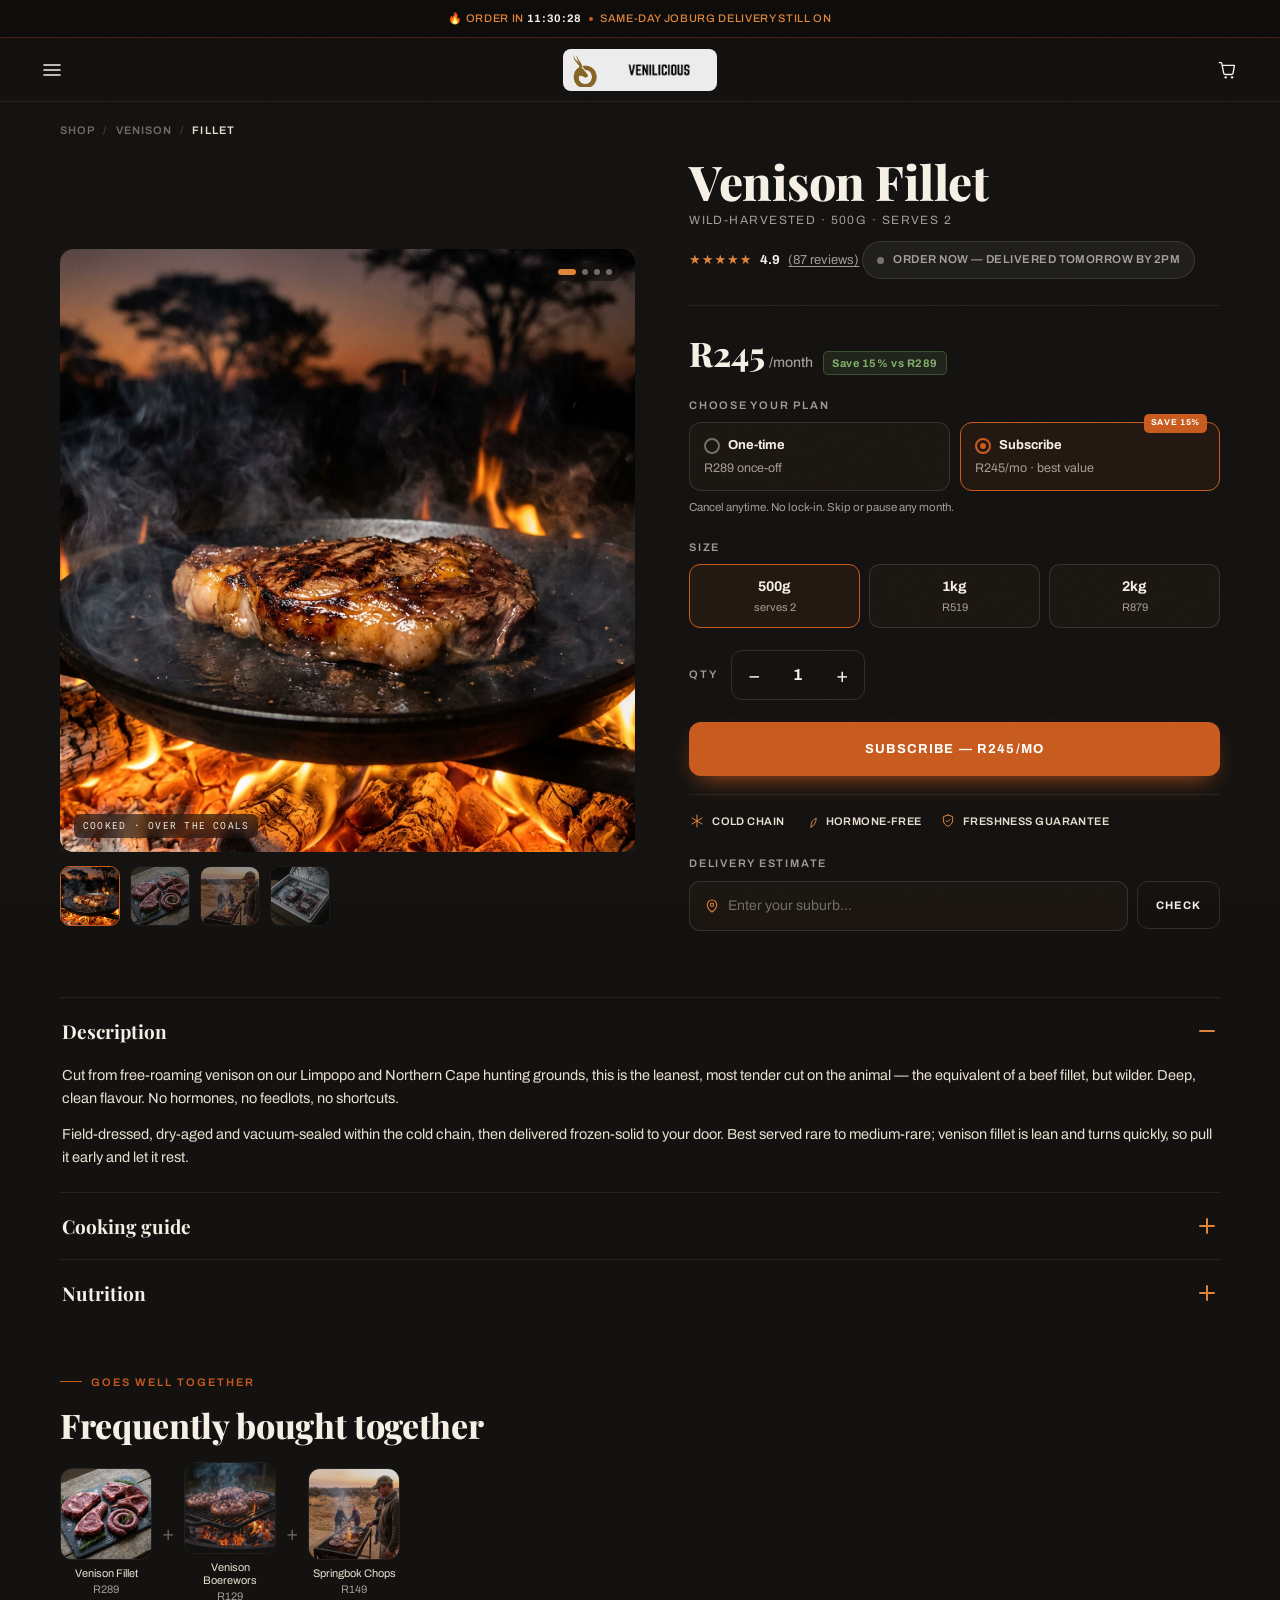
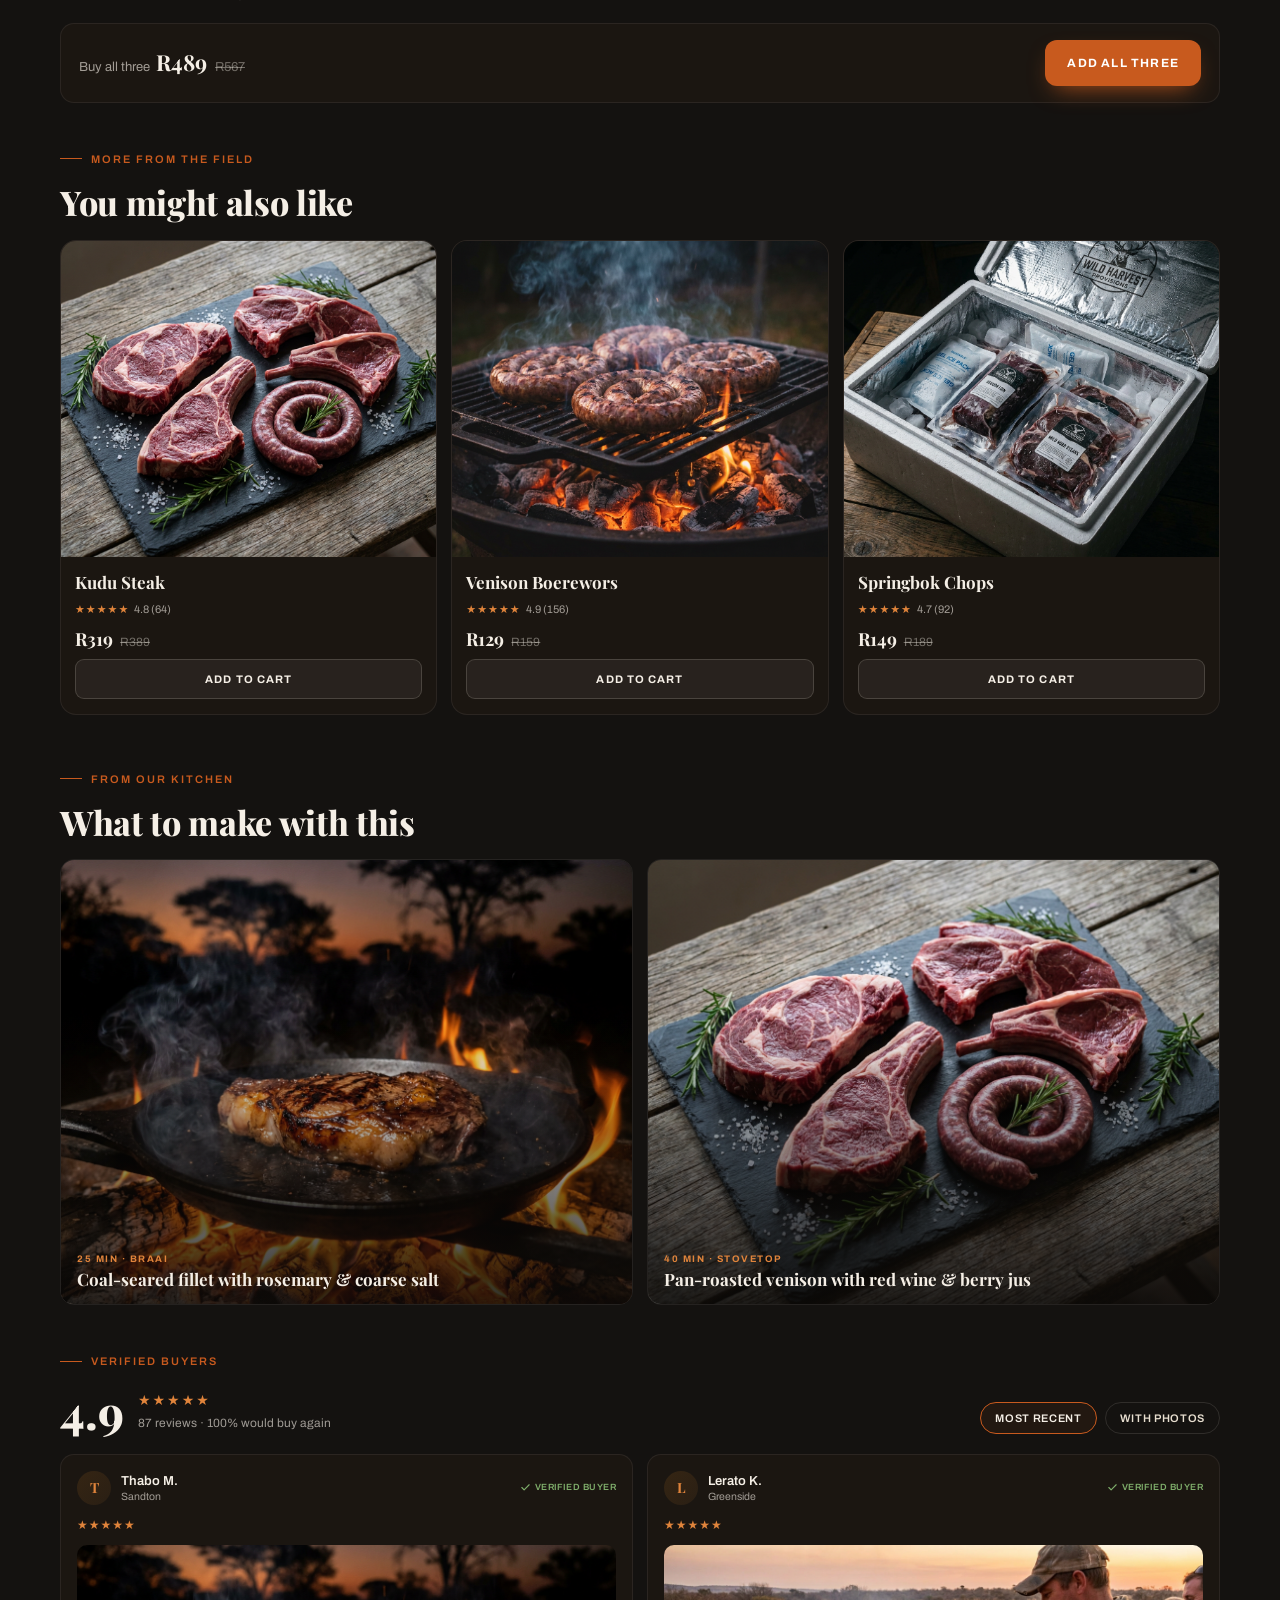
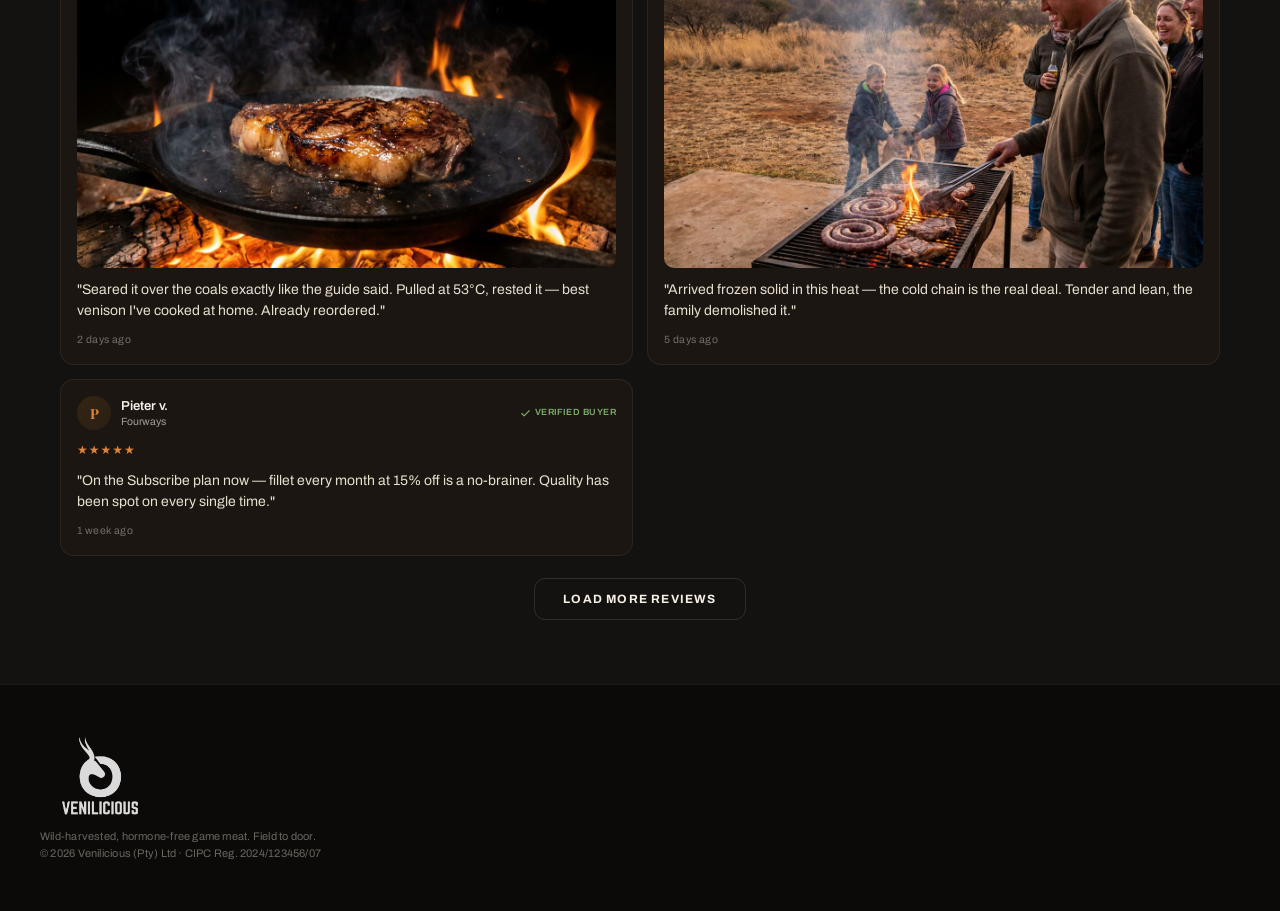
<file: product/index.html>
<!DOCTYPE html>
<html lang="en">
<head>
<meta charset="UTF-8">
<meta name="viewport" content="width=device-width, initial-scale=1.0">
<title>Venison Fillet — Venilicious</title>
<link rel="preconnect" href="https://fonts.googleapis.com">
<link rel="preconnect" href="https://fonts.gstatic.com" crossorigin>
<link href="https://fonts.googleapis.com/css2?family=Playfair+Display:ital,wght@0,500;0,700;0,800;0,900;1,500;1,600&family=Archivo:wght@400;500;600;700&family=Spline+Sans+Mono:wght@400;500&display=swap" rel="stylesheet">
<style>
:root{
  --bg:#141210; --bg-2:#1b1611; --brown:#2a1f14; --brown-2:#352513;
  --amber:#c85a1e; --amber-2:#e0843b; --ember:#ff7a2a;
  --cream:#f5efe6; --cream-2:#e8dfd0;
  --dim:rgba(245,239,230,.62); --dim-2:rgba(245,239,230,.40);
  --line:rgba(245,239,230,.12); --line-2:rgba(245,239,230,.07);
  --ok:#7fae6b;
}
*{margin:0;padding:0;box-sizing:border-box}
html{-webkit-text-size-adjust:100%;scroll-behavior:smooth;overflow-x:clip;}
body{
  background:var(--bg);color:var(--cream);
  font-family:'Archivo',system-ui,sans-serif;font-size:16px;line-height:1.5;
  -webkit-font-smoothing:antialiased;padding-bottom:84px;
}
@media(min-width:900px){body{padding-bottom:0;}}
body::after{
  content:"";position:fixed;inset:0;z-index:120;pointer-events:none;opacity:.05;mix-blend-mode:overlay;
  background-image:url("data:image/svg+xml,%3Csvg xmlns='http://www.w3.org/2000/svg' width='160' height='160'%3E%3Cfilter id='n'%3E%3CfeTurbulence type='fractalNoise' baseFrequency='0.85' numOctaves='3' stitchTiles='stitch'/%3E%3C/filter%3E%3Crect width='100%25' height='100%25' filter='url(%23n)'/%3E%3C/svg%3E");
}
img{display:block;max-width:100%}
button{font-family:inherit;cursor:pointer;border:none;background:none;color:inherit}
a{color:inherit;text-decoration:none}
.label{font-family:'Archivo',sans-serif;text-transform:uppercase;letter-spacing:.18em;font-weight:600;font-size:11px;}
.stars .s{color:var(--amber-2);letter-spacing:1px;}

/* ---------- header (matches homepage) ---------- */
.topgroup{position:sticky;top:0;z-index:60;}
.announce{height:34px;display:flex;align-items:center;justify-content:center;background:#0e0c0a;border-bottom:1px solid rgba(200,90,30,.28);overflow:hidden;position:relative;}
.announce .msg{position:absolute;inset:0;display:flex;align-items:center;justify-content:center;gap:7px;white-space:nowrap;opacity:0;transform:translateY(6px);transition:opacity .5s ease,transform .5s ease;color:var(--amber-2);font-size:11px;letter-spacing:.06em;font-weight:500;text-transform:uppercase;padding:0 14px;}
.announce .msg.on{opacity:1;transform:none;}
.announce .msg b{color:var(--cream);font-weight:700;font-variant-numeric:tabular-nums;}
.announce .dot{width:4px;height:4px;border-radius:50%;background:var(--amber);flex:0 0 auto;}
.nav{height:50px;display:flex;align-items:center;justify-content:space-between;padding:0 16px;background:rgba(20,18,16,.82);backdrop-filter:blur(14px);-webkit-backdrop-filter:blur(14px);border-bottom:1px solid var(--line-2);}
.nav .ico{width:24px;height:24px;display:flex;align-items:center;justify-content:center;}
.nav .wordmark{font-family:'Playfair Display',serif;font-weight:800;font-size:19px;letter-spacing:.02em;}
.nav .brand{display:flex;align-items:center;gap:9px;background:rgba(255,255,255,.92);border-radius:8px;padding:4px 10px 4px 5px;}
.nav .brand .mark{height:30px;width:auto;display:block;}
.nav .brand .wm{height:14px;width:auto;display:block;}
footer .flogo{filter:brightness(0) invert(1);opacity:.85;}
.nav .cart{position:relative;}
.nav .badge{position:absolute;top:-6px;right:-7px;min-width:16px;height:16px;border-radius:9px;background:var(--amber);color:#fff;font-size:10px;font-weight:700;display:flex;align-items:center;justify-content:center;padding:0 4px;transform:scale(0);transition:transform .25s cubic-bezier(.34,1.56,.64,1);}
.nav .badge.show{transform:scale(1);}
@media(min-width:900px){.nav{height:64px;padding:0 40px;}.nav .wordmark{font-size:23px;}.nav .brand .mark{height:34px;}.nav .brand .wm{height:16px;}.announce{height:38px;}}

/* ---------- breadcrumb ---------- */
.crumb{display:flex;align-items:center;gap:8px;padding:14px 22px 0;color:var(--dim-2);font-size:11px;letter-spacing:.1em;text-transform:uppercase;font-weight:600;}
.crumb a:hover{color:var(--amber-2);}
.crumb .sep{opacity:.5;}
@media(min-width:900px){.crumb{max-width:1240px;margin:0 auto;padding:20px 40px 0;}}

/* ---------- PDP layout ---------- */
.pdp{display:block;}
@media(min-width:900px){
  .pdp{display:grid;grid-template-columns:1.04fr .96fr;gap:54px;max-width:1240px;margin:0 auto;padding:18px 40px 0;align-items:start;}
  .gallery{position:sticky;top:92px;}
}

/* ---------- gallery ---------- */
.gallery{position:relative;}
.gframe{display:flex;overflow-x:auto;scroll-snap-type:x mandatory;scrollbar-width:none;background:var(--bg-2);}
.gframe::-webkit-scrollbar{display:none;}
.gframe figure{flex:0 0 100%;scroll-snap-align:center;position:relative;}
.gframe img{width:100%;aspect-ratio:1/1;object-fit:cover;}
.gframe figcaption{position:absolute;left:14px;bottom:14px;font-family:'Spline Sans Mono',monospace;font-size:9.5px;letter-spacing:.13em;text-transform:uppercase;color:var(--cream-2);background:rgba(14,12,10,.6);backdrop-filter:blur(6px);padding:5px 9px;border-radius:6px;}
.gdots{position:absolute;top:14px;right:14px;display:flex;gap:6px;background:rgba(14,12,10,.5);backdrop-filter:blur(6px);padding:6px 9px;border-radius:999px;}
.gdots b{width:6px;height:6px;border-radius:50%;background:rgba(245,239,230,.4);transition:all .25s;}
.gdots b.on{background:var(--amber-2);width:18px;border-radius:3px;}
.gthumbs{display:flex;gap:10px;padding:12px 22px 0;}
.gthumbs button{flex:0 0 60px;height:60px;border-radius:10px;overflow:hidden;border:1.5px solid var(--line-2);opacity:.55;transition:all .2s;}
.gthumbs button.on{border-color:var(--amber);opacity:1;}
.gthumbs img{width:100%;height:100%;object-fit:cover;}
@media(min-width:900px){.gthumbs{padding:14px 0 0;}.gframe figure{border-radius:14px;overflow:hidden;}.gframe img{aspect-ratio:1/1.05;}}

/* ---------- product info ---------- */
.info{padding:22px 22px 8px;}
@media(min-width:900px){.info{padding:0;}}
.ptitle{font-family:'Playfair Display',serif;font-weight:800;font-size:34px;line-height:1.02;letter-spacing:-.01em;margin-bottom:6px;}
@media(min-width:900px){.ptitle{font-size:48px;}}
.pweight{font-size:12px;letter-spacing:.12em;text-transform:uppercase;color:var(--dim);margin-bottom:12px;}
.ratelink{display:inline-flex;align-items:center;gap:8px;font-size:13px;color:var(--cream-2);margin-bottom:18px;cursor:pointer;border-bottom:1px solid transparent;transition:border-color .2s;}
.ratelink:hover{border-color:var(--dim);}
.ratelink .num{font-weight:700;color:var(--cream);}
.ratelink .c{color:var(--dim);text-decoration:underline;text-underline-offset:2px;}

.urgency{display:inline-flex;align-items:center;gap:9px;padding:9px 14px;border-radius:999px;background:rgba(200,90,30,.12);border:1px solid rgba(200,90,30,.42);font-size:11.5px;letter-spacing:.04em;text-transform:uppercase;font-weight:600;color:var(--cream);margin-bottom:22px;white-space:nowrap;}
.urgency.late{background:rgba(245,239,230,.05);border-color:var(--line);color:var(--dim);}
.urgency .pulse{width:7px;height:7px;border-radius:50%;background:var(--ember);box-shadow:0 0 0 0 rgba(255,122,42,.55);animation:pulse 2s infinite;}
.urgency.late .pulse{background:var(--dim-2);animation:none;box-shadow:none;}
.urgency b{color:var(--amber-2);font-variant-numeric:tabular-nums;font-weight:700;}
@keyframes pulse{0%{box-shadow:0 0 0 0 rgba(255,122,42,.5)}70%{box-shadow:0 0 0 9px rgba(255,122,42,0)}100%{box-shadow:0 0 0 0 rgba(255,122,42,0)}}

.divline{height:1px;background:var(--line-2);margin:4px 0 22px;}

/* price */
.priceblk{display:flex;align-items:baseline;gap:10px;flex-wrap:wrap;margin-bottom:18px;}
.priceblk .now{font-family:'Playfair Display',serif;font-weight:800;font-size:34px;color:var(--cream);}
.priceblk .per{font-size:14px;color:var(--dim);font-weight:500;margin-left:-6px;}
.priceblk .was{font-size:15px;color:var(--dim-2);text-decoration:line-through;}
.priceblk .save{font-size:11px;font-weight:700;color:var(--ok);letter-spacing:.05em;background:rgba(127,174,107,.12);border:1px solid rgba(127,174,107,.3);padding:3px 8px;border-radius:5px;}

/* purchase toggle */
.optlabel{font-size:11px;letter-spacing:.16em;text-transform:uppercase;color:var(--dim);font-weight:600;margin-bottom:9px;}
.toggle{display:grid;grid-template-columns:1fr 1fr;gap:10px;margin-bottom:8px;}
.toggle .opt{position:relative;border:1.5px solid var(--line);border-radius:12px;padding:13px 14px;cursor:pointer;transition:border-color .2s,background .2s;background:var(--bg-2);}
.toggle .opt.on{border-color:var(--amber);background:rgba(200,90,30,.08);}
.toggle .opt .ttl{display:flex;align-items:center;gap:8px;font-size:13px;font-weight:700;color:var(--cream);margin-bottom:3px;}
.toggle .opt .radio{width:16px;height:16px;border-radius:50%;border:2px solid var(--dim-2);flex:0 0 auto;position:relative;transition:border-color .2s;}
.toggle .opt.on .radio{border-color:var(--amber);}
.toggle .opt.on .radio::after{content:"";position:absolute;inset:3px;border-radius:50%;background:var(--amber);}
.toggle .opt .px{font-size:12.5px;color:var(--dim);}
.toggle .opt .tag{position:absolute;top:-9px;right:12px;font-size:8.5px;font-weight:700;letter-spacing:.08em;text-transform:uppercase;background:var(--amber);color:#fff;padding:3px 7px;border-radius:5px;}
.nolock{font-size:11.5px;color:var(--dim);margin-bottom:22px;}

/* size variants */
.sizes{display:flex;gap:9px;margin-bottom:22px;flex-wrap:wrap;}
.size{flex:1;min-width:88px;border:1.5px solid var(--line);border-radius:11px;padding:11px 8px;text-align:center;cursor:pointer;transition:border-color .2s,background .2s;background:var(--bg-2);}
.size.on{border-color:var(--amber);background:rgba(200,90,30,.08);}
.size .w{font-size:14px;font-weight:700;color:var(--cream);}
.size .p{font-size:11px;color:var(--dim);margin-top:2px;}

/* qty + inline add */
.qtyrow{display:flex;align-items:center;gap:14px;margin-bottom:22px;}
.qty{display:flex;align-items:center;border:1.5px solid var(--line);border-radius:11px;overflow:hidden;}
.qty button{width:44px;height:48px;font-size:20px;color:var(--cream);display:flex;align-items:center;justify-content:center;transition:background .2s;}
.qty button:hover{background:rgba(245,239,230,.06);}
.qty .n{width:44px;text-align:center;font-weight:700;font-size:16px;font-variant-numeric:tabular-nums;}
.qtyrow .qlabel{font-size:11px;letter-spacing:.16em;text-transform:uppercase;color:var(--dim);font-weight:600;}

.btn{display:flex;align-items:center;justify-content:center;gap:8px;height:54px;border-radius:12px;font-weight:700;font-size:13px;letter-spacing:.1em;text-transform:uppercase;transition:transform .15s ease,background .2s ease,box-shadow .2s ease;width:100%;}
.btn:active{transform:scale(.98);}
.btn-amber{background:var(--amber);color:#fff;box-shadow:0 10px 24px -10px rgba(200,90,30,.9);}
.btn-amber:hover{background:var(--amber-2);}
.add-inline{display:none;}
@media(min-width:900px){.add-inline{display:flex;margin-bottom:18px;}}

/* trust inline */
.trustrow{display:flex;flex-wrap:wrap;gap:8px 18px;padding:18px 0 4px;border-top:1px solid var(--line-2);margin-top:6px;}
.trustrow .ti{display:inline-flex;align-items:center;gap:7px;font-size:11px;letter-spacing:.04em;text-transform:uppercase;font-weight:600;color:var(--cream-2);}
.trustrow .ti svg{width:16px;height:16px;color:var(--amber-2);}

/* delivery estimator */
.estimator{margin:22px 0 6px;}
.estimator .row{display:flex;gap:9px;}
.estimator .pin{display:flex;align-items:center;gap:8px;flex:1;border:1.5px solid var(--line);border-radius:11px;padding:0 14px;background:var(--bg-2);transition:border-color .2s;}
.estimator .pin:focus-within{border-color:var(--amber);}
.estimator .pin svg{width:16px;height:16px;color:var(--amber-2);flex:0 0 auto;}
.estimator input{flex:1;height:48px;background:none;border:none;outline:none;color:var(--cream);font-family:inherit;font-size:14px;}
.estimator input::placeholder{color:var(--dim-2);}
.estimator .go{flex:0 0 auto;padding:0 18px;height:48px;border:1.5px solid var(--line);border-radius:11px;font-size:11px;font-weight:700;letter-spacing:.1em;text-transform:uppercase;color:var(--cream);transition:all .2s;}
.estimator .go:hover{border-color:var(--amber);background:var(--amber);color:#fff;}
.estimator .result{display:none;align-items:center;gap:8px;margin-top:11px;font-size:13px;color:var(--ok);}
.estimator .result.show{display:flex;}
.estimator .result svg{width:15px;height:15px;flex:0 0 auto;}

/* ---------- sections below ---------- */
.below{max-width:1240px;margin:0 auto;padding:8px 22px 0;}
@media(min-width:900px){.below{padding:60px 40px 0;}}
.seclabel{display:flex;align-items:center;gap:9px;color:var(--amber);margin:0 0 18px;}
.seclabel::before{content:"";width:22px;height:1px;background:var(--amber);}
.h2{font-family:'Playfair Display',serif;font-weight:800;font-size:26px;line-height:1.04;letter-spacing:-.01em;margin-bottom:18px;}
@media(min-width:900px){.h2{font-size:34px;}}

/* accordion */
.acc{border-top:1px solid var(--line-2);}
.acc:last-of-type{border-bottom:1px solid var(--line-2);}
.acc .head{width:100%;display:flex;align-items:center;justify-content:space-between;gap:16px;padding:20px 2px;text-align:left;}
.acc .head .t{font-family:'Playfair Display',serif;font-weight:700;font-size:19px;color:var(--cream);}
.acc .head .ic{width:22px;height:22px;flex:0 0 auto;position:relative;transition:transform .3s;}
.acc .head .ic::before,.acc .head .ic::after{content:"";position:absolute;background:var(--amber-2);border-radius:2px;}
.acc .head .ic::before{top:10px;left:3px;right:3px;height:2px;}
.acc .head .ic::after{left:10px;top:3px;bottom:3px;width:2px;transition:transform .3s;}
.acc.open .head .ic::after{transform:scaleY(0);}
.acc .body{max-height:0;overflow:hidden;transition:max-height .4s ease;}
.acc .body .inner{padding:0 2px 22px;color:var(--cream-2);font-size:14.5px;line-height:1.62;}
.acc .body .inner p{margin-bottom:12px;}
.acc .body .inner p:last-child{margin-bottom:0;}
.nutri{display:grid;grid-template-columns:1fr 1fr;gap:0 24px;margin-top:4px;}
.nutri .nr{display:flex;justify-content:space-between;padding:9px 0;border-bottom:1px solid var(--line-2);font-size:13px;}
.nutri .nr span:first-child{color:var(--dim);}
.nutri .nr span:last-child{font-weight:700;color:var(--cream);font-variant-numeric:tabular-nums;}
.cooklist{list-style:none;counter-reset:c;}
.cooklist li{counter-increment:c;position:relative;padding:0 0 14px 38px;}
.cooklist li::before{content:counter(c);position:absolute;left:0;top:-2px;width:26px;height:26px;border-radius:50%;border:1.5px solid rgba(200,90,30,.5);color:var(--amber-2);font-family:'Playfair Display',serif;font-weight:700;font-size:13px;display:flex;align-items:center;justify-content:center;}

/* frequently bought together */
.fbt{display:flex;align-items:center;gap:10px;flex-wrap:wrap;margin-bottom:18px;}
.fbt .it{flex:0 0 auto;width:92px;text-align:center;}
.fbt .it .im{width:92px;height:92px;border-radius:12px;overflow:hidden;border:1px solid var(--line-2);}
.fbt .it.dim .im{opacity:.85;}
.fbt .it img{width:100%;height:100%;object-fit:cover;}
.fbt .it .nm{font-size:11px;color:var(--cream-2);margin-top:7px;line-height:1.25;}
.fbt .it .pp{font-size:11px;color:var(--dim);}
.fbt .plus{font-size:20px;color:var(--dim-2);font-weight:300;}
.fbt-bar{display:flex;align-items:center;justify-content:space-between;gap:14px;flex-wrap:wrap;background:var(--bg-2);border:1px solid var(--line-2);border-radius:14px;padding:16px 18px;}
.fbt-bar .tot{font-size:13px;color:var(--dim);}
.fbt-bar .tot b{font-family:'Playfair Display',serif;font-size:22px;color:var(--cream);font-weight:700;margin-left:6px;}
.fbt-bar .tot .strike{text-decoration:line-through;color:var(--dim-2);font-size:13px;margin-left:8px;font-family:'Archivo';}
.fbt-bar button{flex:0 0 auto;}
.btn-sm{height:46px;padding:0 22px;width:auto;font-size:12px;white-space:nowrap;}

/* you might also like */
.rail{display:flex;gap:14px;overflow-x:auto;scroll-snap-type:x mandatory;scrollbar-width:none;padding:2px 0 8px;}
.rail::-webkit-scrollbar{display:none;}
.card{flex:0 0 64%;scroll-snap-align:start;background:var(--bg-2);border:1px solid var(--line-2);border-radius:16px;overflow:hidden;display:flex;flex-direction:column;transition:transform .25s ease,border-color .25s ease;}
.card:hover{transform:translateY(-3px);border-color:rgba(200,90,30,.4);}
.card .im{position:relative;aspect-ratio:1/.84;}
.card .im img{position:absolute;inset:0;width:100%;height:100%;object-fit:cover;}
.card .b{padding:13px 14px 15px;display:flex;flex-direction:column;gap:6px;flex:1;}
.card h3{font-family:'Playfair Display',serif;font-weight:700;font-size:17px;}
.card .rt{display:flex;align-items:center;gap:5px;font-size:11px;}
.card .rt .c{color:var(--dim);}
.card .pr{display:flex;align-items:baseline;gap:7px;margin-top:2px;}
.card .pr .now{font-family:'Playfair Display',serif;font-weight:700;font-size:18px;}
.card .pr .was{font-size:12px;color:var(--dim-2);text-decoration:line-through;}
.card .addsm{margin-top:auto;height:40px;border-radius:9px;background:rgba(245,239,230,.06);border:1px solid rgba(245,239,230,.16);color:var(--cream);font-size:11px;font-weight:700;letter-spacing:.1em;text-transform:uppercase;display:flex;align-items:center;justify-content:center;gap:7px;transition:all .2s;}
.card .addsm:hover{background:var(--amber);border-color:var(--amber);color:#fff;}
.card .addsm.added{background:rgba(127,174,107,.16);border-color:rgba(127,174,107,.5);color:var(--ok);}
@media(min-width:760px){.rail{display:grid;grid-template-columns:repeat(3,1fr);overflow:visible;}.card{flex:none;}}

/* recipes */
.recipes{display:grid;grid-template-columns:1fr 1fr;gap:14px;}
.recipe{border-radius:14px;overflow:hidden;position:relative;aspect-ratio:1/.78;display:flex;align-items:flex-end;border:1px solid var(--line-2);}
.recipe img{position:absolute;inset:0;width:100%;height:100%;object-fit:cover;}
.recipe::after{content:"";position:absolute;inset:0;background:linear-gradient(180deg,transparent 35%,rgba(12,10,8,.86));}
.recipe .rc{position:relative;z-index:2;padding:16px;}
.recipe .rk{font-size:9.5px;letter-spacing:.16em;text-transform:uppercase;color:var(--amber-2);font-weight:700;margin-bottom:4px;}
.recipe .rt{font-family:'Playfair Display',serif;font-weight:700;font-size:17px;line-height:1.1;color:var(--cream);}

/* reviews */
.revhead{display:flex;align-items:flex-end;justify-content:space-between;gap:16px;flex-wrap:wrap;margin-bottom:20px;}
.revscore{display:flex;align-items:center;gap:14px;}
.revscore .big{font-family:'Playfair Display',serif;font-weight:800;font-size:46px;line-height:1;}
.revscore .meta .s{color:var(--amber-2);font-size:14px;letter-spacing:2px;}
.revscore .meta .c{color:var(--dim);font-size:12px;margin-top:3px;}
.revsort{display:flex;gap:8px;}
.revsort button{padding:9px 14px;border:1.5px solid var(--line);border-radius:999px;font-size:11px;font-weight:600;letter-spacing:.06em;text-transform:uppercase;color:var(--cream-2);transition:all .2s;}
.revsort button.on{border-color:var(--amber);color:var(--cream);background:rgba(200,90,30,.08);}
.revlist{display:grid;gap:14px;}
@media(min-width:760px){.revlist{grid-template-columns:1fr 1fr;}}
.review{background:var(--bg-2);border:1px solid var(--line-2);border-radius:14px;padding:16px;display:flex;flex-direction:column;gap:11px;}
.review .top{display:flex;align-items:center;gap:10px;}
.review .top>div:nth-child(2){flex:1;min-width:0;line-height:1.3;}
.review .av{width:34px;height:34px;border-radius:50%;background:linear-gradient(135deg,var(--brown-2),var(--brown));display:flex;align-items:center;justify-content:center;font-family:'Playfair Display',serif;font-weight:700;font-size:14px;color:var(--amber-2);flex:0 0 auto;}
.review .nm{font-size:13px;font-weight:600;white-space:nowrap;overflow:hidden;text-overflow:ellipsis;}
.review .su{font-size:10.5px;color:var(--dim);}
.review .vr{margin-left:auto;flex:0 0 auto;white-space:nowrap;display:inline-flex;align-items:center;gap:4px;font-size:9px;font-weight:600;letter-spacing:.05em;text-transform:uppercase;color:var(--ok);}
.review .vr svg{width:11px;height:11px;}
.review .rs{color:var(--amber-2);font-size:12px;letter-spacing:1px;}
.review .photo{aspect-ratio:1/.6;border-radius:10px;overflow:hidden;}
.review .photo img{width:100%;height:100%;object-fit:cover;}
.review .qt{font-size:14px;line-height:1.5;color:var(--cream-2);}
.review .dt{font-size:10.5px;color:var(--dim-2);letter-spacing:.04em;}
.loadmore{display:flex;justify-content:center;margin-top:22px;}
.loadmore button{padding:13px 28px;border:1.5px solid var(--line);border-radius:11px;font-size:12px;font-weight:700;letter-spacing:.1em;text-transform:uppercase;color:var(--cream);transition:all .2s;}
.loadmore button:hover{border-color:var(--amber);background:rgba(200,90,30,.08);}

/* footer mini */
footer{margin-top:64px;background:#0c0a08;border-top:1px solid var(--line-2);padding:36px 22px;}
footer .fmark{font-family:'Playfair Display',serif;font-weight:800;font-size:22px;}
footer .flogo{width:120px;height:auto;display:block;margin-bottom:6px;}
footer .fb{font-size:11px;color:var(--dim-2);margin-top:10px;letter-spacing:.02em;line-height:1.6;}
@media(min-width:900px){footer{padding:48px 40px;}footer>*{max-width:1240px;margin:0 auto;}}

/* sticky mobile add bar */
.stickybar{position:fixed;left:0;right:0;bottom:0;z-index:90;display:flex;align-items:center;gap:12px;padding:12px 16px calc(12px + env(safe-area-inset-bottom));background:rgba(14,12,10,.92);backdrop-filter:blur(16px);-webkit-backdrop-filter:blur(16px);border-top:1px solid var(--line);}
.stickybar .sp{flex:0 0 auto;line-height:1.1;}
.stickybar .sp .lab{font-size:9.5px;letter-spacing:.1em;text-transform:uppercase;color:var(--dim);}
.stickybar .sp .val{font-family:'Playfair Display',serif;font-weight:700;font-size:20px;color:var(--cream);}
.stickybar .btn{flex:1;}
@media(min-width:900px){.stickybar{display:none;}}

/* toast */
#toast{position:fixed;left:50%;bottom:96px;transform:translate(-50%,30px);z-index:200;background:#0f0d0b;border:1px solid rgba(200,90,30,.5);border-radius:12px;padding:11px 16px;display:flex;align-items:center;gap:10px;box-shadow:0 18px 40px -12px rgba(0,0,0,.8);opacity:0;transition:opacity .3s ease,transform .3s cubic-bezier(.2,.8,.2,1);pointer-events:none;max-width:88%;}
#toast.show{opacity:1;transform:translate(-50%,0);}
@media(min-width:900px){#toast{bottom:26px;}}
#toast .tk{width:22px;height:22px;border-radius:50%;background:var(--ok);display:flex;align-items:center;justify-content:center;flex:0 0 auto;}
#toast .tk svg{width:13px;height:13px;color:#0c0a08;}
#toast .tt{font-size:12.5px;}#toast .tt b{font-weight:700;}
</style>
</head>
<body>

<!-- header -->
<div class="topgroup">
  <div class="announce" id="announce">
    <div class="msg" data-msg="0"><span>🔥 Order in <b id="ann-count">2:47:13</b></span><span class="dot"></span><span>Same-day Joburg delivery still on</span></div>
    <div class="msg" data-msg="1"><span>Free delivery over <b>R1,500</b></span><span class="dot"></span><span>WhatsApp 071 234 5678</span></div>
    <div class="msg" data-msg="2"><span><b>4.9★</b> from 500+ Joburg families</span></div>
  </div>
  <div class="nav">
    <button class="ico" aria-label="Menu"><svg width="22" height="22" viewBox="0 0 22 22" fill="none"><path d="M3 6h16M3 11h16M3 16h16" stroke="#f5efe6" stroke-width="1.6" stroke-linecap="round"/></svg></button>
    <a class="brand" href="../homepage/" aria-label="Venilicious home"><img class="mark" src="../images/logo-mark.png" alt=""><img class="wm" src="../images/logo-wordmark.png" alt="Venilicious"></a>
    <button class="ico cart" aria-label="Cart" id="cartBtn">
      <svg width="22" height="22" viewBox="0 0 24 24" fill="none"><path d="M6 7h13l-1.4 8.2a2 2 0 0 1-2 1.7H9.3a2 2 0 0 1-2-1.6L5.2 4.8A1 1 0 0 0 4.2 4H2.5" stroke="#f5efe6" stroke-width="1.5" stroke-linecap="round" stroke-linejoin="round"/><circle cx="9.5" cy="20" r="1.3" fill="#f5efe6"/><circle cx="16.5" cy="20" r="1.3" fill="#f5efe6"/></svg>
      <span class="badge" id="cartBadge">0</span>
    </button>
  </div>
</div>

<!-- breadcrumb -->
<div class="crumb"><a href="../homepage/">Shop</a><span class="sep">/</span><a href="#">Venison</a><span class="sep">/</span><span style="color:var(--cream-2)">Fillet</span></div>

<div class="pdp">
  <!-- gallery -->
  <div class="gallery">
    <div class="gframe" id="gframe">
      <figure><img src="../images/hero-sear.png" alt="Venison fillet searing on the fire"><figcaption>Cooked · over the coals</figcaption></figure>
      <figure><img src="../images/cuts-slate.png" alt="Raw venison fillet on slate"><figcaption>Raw · on dark slate</figcaption></figure>
      <figure><img src="../images/family-braai.png" alt="Lifestyle braai with family"><figcaption>Lifestyle · the braai</figcaption></figure>
      <figure><img src="../images/delivery-box.png" alt="Cold chain packaging"><figcaption>Packaging · cold chain box</figcaption></figure>
    </div>
    <div class="gdots" id="gdots"><b class="on"></b><b></b><b></b><b></b></div>
    <div class="gthumbs" id="gthumbs">
      <button class="on" data-i="0"><img src="../images/hero-sear.png" alt=""></button>
      <button data-i="1"><img src="../images/cuts-slate.png" alt=""></button>
      <button data-i="2"><img src="../images/family-braai.png" alt=""></button>
      <button data-i="3"><img src="../images/delivery-box.png" alt=""></button>
    </div>
  </div>

  <!-- info -->
  <div class="info">
    <h1 class="ptitle">Venison Fillet</h1>
    <div class="pweight">Wild-harvested · 500g · serves 2</div>
    <div class="ratelink" id="toReviews"><span class="stars"><span class="s">★★★★★</span></span><span class="num">4.9</span><span class="c">(87 reviews)</span></div>

    <div class="urgency" id="urgency"><span class="pulse"></span><span id="urgencyText">Order in <b id="pdp-count">2:47:13</b> for delivery today</span></div>

    <div class="divline"></div>

    <div class="priceblk" id="priceblk"></div>

    <div class="optlabel">Choose your plan</div>
    <div class="toggle" id="toggle">
      <div class="opt" data-mode="once"><div class="ttl"><span class="radio"></span>One-time</div><div class="px" id="px-once">R289 once-off</div></div>
      <div class="opt on" data-mode="sub"><span class="tag">Save 15%</span><div class="ttl"><span class="radio"></span>Subscribe</div><div class="px" id="px-sub">R245/mo · best value</div></div>
    </div>
    <div class="nolock">Cancel anytime. No lock-in. Skip or pause any month.</div>

    <div class="optlabel">Size</div>
    <div class="sizes" id="sizes">
      <div class="size on" data-size="500g"><div class="w">500g</div><div class="p">serves 2</div></div>
      <div class="size" data-size="1kg"><div class="w">1kg</div><div class="p">R519</div></div>
      <div class="size" data-size="2kg"><div class="w">2kg</div><div class="p">R879</div></div>
    </div>

    <div class="qtyrow">
      <span class="qlabel">Qty</span>
      <div class="qty"><button id="qminus" aria-label="Decrease">−</button><span class="n" id="qn">1</span><button id="qplus" aria-label="Increase">+</button></div>
    </div>

    <button class="btn btn-amber add-inline" id="addInline">Subscribe — R245/mo</button>

    <div class="trustrow">
      <span class="ti"><svg viewBox="0 0 24 24" fill="none" stroke="currentColor" stroke-width="1.5" stroke-linecap="round"><path d="M12 3v18M4.5 7.5l15 9M19.5 7.5l-15 9"/></svg>Cold chain</span>
      <span class="ti"><svg viewBox="0 0 24 24" fill="none" stroke="currentColor" stroke-width="1.5" stroke-linecap="round" stroke-linejoin="round"><path d="M12 21c0-6 2-11 8-13-1 7-3 11-8 13z"/></svg>Hormone-free</span>
      <span class="ti"><svg viewBox="0 0 24 24" fill="none" stroke="currentColor" stroke-width="1.5" stroke-linecap="round" stroke-linejoin="round"><path d="M12 3l7 2.5v5c0 4.5-3 8-7 9.5-4-1.5-7-5-7-9.5v-5L12 3z"/><path d="M9 11.5l2 2 4-4"/></svg>Freshness guarantee</span>
    </div>

    <div class="estimator">
      <div class="optlabel">Delivery estimate</div>
      <div class="row">
        <label class="pin"><svg viewBox="0 0 24 24" fill="none" stroke="currentColor" stroke-width="1.6"><path d="M12 21s7-5.2 7-11a7 7 0 1 0-14 0c0 5.8 7 11 7 11z"/><circle cx="12" cy="10" r="2.5"/></svg><input id="suburb" type="text" placeholder="Enter your suburb…" autocomplete="off"></label>
        <button class="go" id="estGo">Check</button>
      </div>
      <div class="result" id="estResult"><svg viewBox="0 0 24 24" fill="none" stroke="currentColor" stroke-width="2.4" stroke-linecap="round" stroke-linejoin="round"><path d="M4 12l5 5L20 6"/></svg><span id="estText"></span></div>
    </div>
  </div>
</div>

<!-- below the fold -->
<div class="below">

  <!-- accordions -->
  <div class="acc open" data-acc>
    <button class="head"><span class="t">Description</span><span class="ic"></span></button>
    <div class="body"><div class="inner">
      <p>Cut from free-roaming venison on our Limpopo and Northern Cape hunting grounds, this is the leanest, most tender cut on the animal — the equivalent of a beef fillet, but wilder. Deep, clean flavour. No hormones, no feedlots, no shortcuts.</p>
      <p>Field-dressed, dry-aged and vacuum-sealed within the cold chain, then delivered frozen-solid to your door. Best served rare to medium-rare; venison fillet is lean and turns quickly, so pull it early and let it rest.</p>
    </div></div>
  </div>
  <div class="acc" data-acc>
    <button class="head"><span class="t">Cooking guide</span><span class="ic"></span></button>
    <div class="body"><div class="inner">
      <ol class="cooklist">
        <li>Thaw overnight in the fridge. Bring to room temperature 30 minutes before cooking.</li>
        <li>Pat dry, season generously with coarse salt. Get your coals or pan screaming hot.</li>
        <li>Sear 2–3 minutes per side for medium-rare (internal 52–55°C). Don't overcook — venison is lean.</li>
        <li>Rest 5–8 minutes under foil before slicing against the grain.</li>
      </ol>
    </div></div>
  </div>
  <div class="acc" data-acc>
    <button class="head"><span class="t">Nutrition</span><span class="ic"></span></button>
    <div class="body"><div class="inner">
      <p style="margin-bottom:4px;">Per 100g, raw — naturally lean, iron-rich, higher in omega-3 than beef.</p>
      <div class="nutri">
        <div class="nr"><span>Energy</span><span>137 kcal</span></div>
        <div class="nr"><span>Protein</span><span>22 g</span></div>
        <div class="nr"><span>Fat</span><span>4.5 g</span></div>
        <div class="nr"><span>Saturated</span><span>1.6 g</span></div>
        <div class="nr"><span>Iron</span><span>3.3 mg</span></div>
        <div class="nr"><span>Sodium</span><span>54 mg</span></div>
      </div>
    </div></div>
  </div>

  <!-- frequently bought together -->
  <div style="padding-top:48px;">
    <div class="label seclabel">Goes well together</div>
    <h2 class="h2">Frequently bought together</h2>
    <div class="fbt">
      <div class="it"><div class="im"><img src="../images/cuts-slate.png" alt=""></div><div class="nm">Venison Fillet</div><div class="pp">R289</div></div>
      <span class="plus">+</span>
      <div class="it dim"><div class="im"><img src="../images/boerewors-braai.png" alt=""></div><div class="nm">Venison Boerewors</div><div class="pp">R129</div></div>
      <span class="plus">+</span>
      <div class="it dim"><div class="im"><img src="../images/family-braai.png" alt=""></div><div class="nm">Springbok Chops</div><div class="pp">R149</div></div>
    </div>
    <div class="fbt-bar">
      <div class="tot">Buy all three<b>R489</b><span class="strike">R567</span></div>
      <button class="btn btn-amber btn-sm add" data-name="Fillet bundle" data-price="489">Add all three</button>
    </div>
  </div>

  <!-- you might also like -->
  <div style="padding-top:48px;">
    <div class="label seclabel">More from the field</div>
    <h2 class="h2">You might also like</h2>
    <div class="rail">
      <article class="card">
        <div class="im"><img src="../images/cuts-slate.png" alt="Kudu Steak"></div>
        <div class="b"><h3>Kudu Steak</h3><div class="rt"><span class="stars"><span class="s">★★★★★</span></span><span class="c">4.8 (64)</span></div><div class="pr"><span class="now">R319</span><span class="was">R389</span></div>
        <button class="addsm add" data-name="Kudu Steak" data-price="319">Add to cart</button></div>
      </article>
      <article class="card">
        <div class="im"><img src="../images/boerewors-braai.png" alt="Venison Boerewors"></div>
        <div class="b"><h3>Venison Boerewors</h3><div class="rt"><span class="stars"><span class="s">★★★★★</span></span><span class="c">4.9 (156)</span></div><div class="pr"><span class="now">R129</span><span class="was">R159</span></div>
        <button class="addsm add" data-name="Venison Boerewors" data-price="129">Add to cart</button></div>
      </article>
      <article class="card">
        <div class="im"><img src="../images/delivery-box.png" alt="Springbok Chops"></div>
        <div class="b"><h3>Springbok Chops</h3><div class="rt"><span class="stars"><span class="s">★★★★★</span></span><span class="c">4.7 (92)</span></div><div class="pr"><span class="now">R149</span><span class="was">R189</span></div>
        <button class="addsm add" data-name="Springbok Chops" data-price="149">Add to cart</button></div>
      </article>
    </div>
  </div>

  <!-- recipes -->
  <div style="padding-top:48px;">
    <div class="label seclabel">From our kitchen</div>
    <h2 class="h2">What to make with this</h2>
    <div class="recipes">
      <a class="recipe" href="#"><img src="../images/hero-sear.png" alt=""><div class="rc"><div class="rk">25 min · Braai</div><div class="rt">Coal-seared fillet with rosemary &amp; coarse salt</div></div></a>
      <a class="recipe" href="#"><img src="../images/cuts-slate.png" alt=""><div class="rc"><div class="rk">40 min · Stovetop</div><div class="rt">Pan-roasted venison with red wine &amp; berry jus</div></div></a>
    </div>
  </div>

  <!-- reviews -->
  <div style="padding-top:48px;" id="reviews">
    <div class="label seclabel">Verified buyers</div>
    <div class="revhead">
      <div class="revscore"><div class="big">4.9</div><div class="meta"><div class="s stars">★★★★★</div><div class="c">87 reviews · 100% would buy again</div></div></div>
      <div class="revsort" id="revsort"><button class="on" data-sort="recent">Most recent</button><button data-sort="photos">With photos</button></div>
    </div>
    <div class="revlist" id="revlist">
      <div class="review" data-photo="1">
        <div class="top"><div class="av">T</div><div><div class="nm">Thabo M.</div><div class="su">Sandton</div></div><span class="vr"><svg viewBox="0 0 24 24" fill="none" stroke="currentColor" stroke-width="2.4" stroke-linecap="round" stroke-linejoin="round"><path d="M4 12l5 5L20 6"/></svg>Verified buyer</span></div>
        <div class="rs">★★★★★</div>
        <div class="photo"><img src="../images/hero-sear.png" alt=""></div>
        <div class="qt">"Seared it over the coals exactly like the guide said. Pulled at 53°C, rested it — best venison I've cooked at home. Already reordered."</div>
        <div class="dt">2 days ago</div>
      </div>
      <div class="review" data-photo="1">
        <div class="top"><div class="av">L</div><div><div class="nm">Lerato K.</div><div class="su">Greenside</div></div><span class="vr"><svg viewBox="0 0 24 24" fill="none" stroke="currentColor" stroke-width="2.4" stroke-linecap="round" stroke-linejoin="round"><path d="M4 12l5 5L20 6"/></svg>Verified buyer</span></div>
        <div class="rs">★★★★★</div>
        <div class="photo"><img src="../images/family-braai.png" alt=""></div>
        <div class="qt">"Arrived frozen solid in this heat — the cold chain is the real deal. Tender and lean, the family demolished it."</div>
        <div class="dt">5 days ago</div>
      </div>
      <div class="review" data-photo="0">
        <div class="top"><div class="av">P</div><div><div class="nm">Pieter v.</div><div class="su">Fourways</div></div><span class="vr"><svg viewBox="0 0 24 24" fill="none" stroke="currentColor" stroke-width="2.4" stroke-linecap="round" stroke-linejoin="round"><path d="M4 12l5 5L20 6"/></svg>Verified buyer</span></div>
        <div class="rs">★★★★★</div>
        <div class="qt">"On the Subscribe plan now — fillet every month at 15% off is a no-brainer. Quality has been spot on every single time."</div>
        <div class="dt">1 week ago</div>
      </div>
      <div class="review" data-photo="0" data-extra>
        <div class="top"><div class="av">N</div><div><div class="nm">Nandi S.</div><div class="su">Rosebank</div></div><span class="vr"><svg viewBox="0 0 24 24" fill="none" stroke="currentColor" stroke-width="2.4" stroke-linecap="round" stroke-linejoin="round"><path d="M4 12l5 5L20 6"/></svg>Verified buyer</span></div>
        <div class="rs">★★★★☆</div>
        <div class="qt">"Lovely cut and flavour. Would've liked a slightly bigger 500g portion, but the taste more than makes up for it."</div>
        <div class="dt">2 weeks ago</div>
      </div>
      <div class="review" data-photo="1" data-extra>
        <div class="top"><div class="av">J</div><div><div class="nm">Johan B.</div><div class="su">Bryanston</div></div><span class="vr"><svg viewBox="0 0 24 24" fill="none" stroke="currentColor" stroke-width="2.4" stroke-linecap="round" stroke-linejoin="round"><path d="M4 12l5 5L20 6"/></svg>Verified buyer</span></div>
        <div class="rs">★★★★★</div>
        <div class="photo"><img src="../images/cuts-slate.png" alt=""></div>
        <div class="qt">"Proper wild venison — you can taste the difference vs supermarket game. Packaging was immaculate too."</div>
        <div class="dt">3 weeks ago</div>
      </div>
    </div>
    <div class="loadmore"><button id="loadmore">Load more reviews</button></div>
  </div>
</div>

<footer>
  <div class="flogowrap"><img class="flogo" src="../images/logo-lockup.png" alt="Venilicious"></div>
  <div class="fb">Wild-harvested, hormone-free game meat. Field to door.<br>© 2026 Venilicious (Pty) Ltd · CIPC Reg. 2024/123456/07</div>
</footer>

<!-- sticky mobile add bar -->
<div class="stickybar">
  <div class="sp"><div class="lab" id="sb-lab">Subscribe</div><div class="val" id="sb-val">R245/mo</div></div>
  <button class="btn btn-amber add" id="addSticky" data-name="Venison Fillet">Add to cart</button>
</div>

<div id="toast"><div class="tk"><svg viewBox="0 0 24 24" fill="none" stroke="currentColor" stroke-width="3" stroke-linecap="round" stroke-linejoin="round"><path d="M4 12l5 5L20 6"/></svg></div><div class="tt"></div></div>

<script>
/* announcement rotator */
(function(){const m=[...document.querySelectorAll('.announce .msg')];let i=0;m[0].classList.add('on');setInterval(()=>{m[i].classList.remove('on');i=(i+1)%m.length;m[i].classList.add('on');},4000);})();

/* countdown — resets daily at 10am */
(function(){
  const CUT=10;const a=document.getElementById('ann-count'),p=document.getElementById('pdp-count');
  const urg=document.getElementById('urgency'),ut=document.getElementById('urgencyText');
  function next(){const n=new Date(),c=new Date(n);c.setHours(CUT,0,0,0);if(n>=c)c.setDate(c.getDate()+1);return c;}
  function tick(){
    const n=new Date();const before=n.getHours()<CUT;
    const diff=Math.max(0,next()-n);const h=Math.floor(diff/3.6e6),mm=Math.floor(diff%3.6e6/6e4),s=Math.floor(diff%6e4/1e3);
    const t=h+':'+String(mm).padStart(2,'0')+':'+String(s).padStart(2,'0');
    if(a)a.textContent=t;
    if(before){urg.classList.remove('late');ut.innerHTML='Order in <b id="pdp-count">'+t+'</b> for delivery today';}
    else{urg.classList.add('late');ut.innerHTML='Order now — delivered tomorrow by 2pm';}
  }
  tick();setInterval(tick,1000);
})();

/* gallery */
(function(){
  const f=document.getElementById('gframe'),dots=[...document.querySelectorAll('#gdots b')],thumbs=[...document.querySelectorAll('#gthumbs button')];
  function setActive(i){dots.forEach((d,x)=>d.classList.toggle('on',x===i));thumbs.forEach((t,x)=>t.classList.toggle('on',x===i));}
  f.addEventListener('scroll',()=>{const i=Math.round(f.scrollLeft/f.clientWidth);setActive(i);});
  thumbs.forEach(t=>t.addEventListener('click',()=>{const i=+t.dataset.i;f.scrollTo({left:i*f.clientWidth,behavior:'smooth'});setActive(i);}));
})();

/* pricing model */
const PRICES={'500g':{once:289,was:359},'1kg':{once:519,was:639},'2kg':{once:879,was:1079}};
let state={size:'500g',mode:'sub',qty:1};
function sub(p){return Math.round(p*0.85/5)*5;}
function render(){
  const d=PRICES[state.size];const onceP=d.once, subP=sub(d.once), save=d.was-d.once;
  const unit=state.mode==='sub'?subP:onceP;
  // price block
  const pb=document.getElementById('priceblk');
  if(state.mode==='sub'){
    pb.innerHTML='<span class="now">R'+subP+'</span><span class="per">/month</span><span class="save">Save 15% vs R'+onceP+'</span>';
  }else{
    pb.innerHTML='<span class="now">R'+onceP+'</span><span class="was">R'+d.was+'</span><span class="save">Save R'+save+'</span>';
  }
  // option subtitles
  document.getElementById('px-once').textContent='R'+onceP+' once-off';
  document.getElementById('px-sub').textContent='R'+subP+'/mo · best value';
  // size subtitles
  document.querySelectorAll('.size').forEach(s=>{const sz=s.dataset.size;s.querySelector('.p').textContent=(sz==='500g'?'serves 2':'R'+PRICES[sz].once);});
  // buttons + sticky
  const label=state.mode==='sub'?'Subscribe — R'+subP+'/mo':'Add to cart — R'+(onceP*state.qty);
  document.getElementById('addInline').textContent=label;
  document.getElementById('sb-lab').textContent=state.mode==='sub'?'Subscribe':(state.qty>1?state.qty+' × Venison Fillet':'Venison Fillet');
  document.getElementById('sb-val').textContent=state.mode==='sub'?('R'+subP+'/mo'):('R'+(onceP*state.qty));
}
/* toggles */
document.getElementById('toggle').addEventListener('click',e=>{const o=e.target.closest('.opt');if(!o)return;document.querySelectorAll('.toggle .opt').forEach(x=>x.classList.remove('on'));o.classList.add('on');state.mode=o.dataset.mode;render();});
document.getElementById('sizes').addEventListener('click',e=>{const s=e.target.closest('.size');if(!s)return;document.querySelectorAll('.size').forEach(x=>x.classList.remove('on'));s.classList.add('on');state.size=s.dataset.size;render();});
document.getElementById('qplus').addEventListener('click',()=>{state.qty=Math.min(20,state.qty+1);document.getElementById('qn').textContent=state.qty;render();});
document.getElementById('qminus').addEventListener('click',()=>{state.qty=Math.max(1,state.qty-1);document.getElementById('qn').textContent=state.qty;render();});
render();

/* reviews jump */
document.getElementById('toReviews').addEventListener('click',()=>document.getElementById('reviews').scrollIntoView({behavior:'smooth',block:'start'}));

/* delivery estimator */
(function(){
  const inp=document.getElementById('suburb'),btn=document.getElementById('estGo'),res=document.getElementById('estResult'),txt=document.getElementById('estText');
  function go(){const v=inp.value.trim();if(!v)return;const day=new Date().getHours()<10?'today':'tomorrow';txt.textContent='Delivers to '+v.replace(/\b\w/g,c=>c.toUpperCase())+' '+day+' by 2pm — cold chain guaranteed.';res.classList.add('show');}
  btn.addEventListener('click',go);inp.addEventListener('keydown',e=>{if(e.key==='Enter')go();});
})();

/* accordions */
document.querySelectorAll('[data-acc]').forEach(acc=>{
  const head=acc.querySelector('.head'),body=acc.querySelector('.body');
  function set(open){acc.classList.toggle('open',open);body.style.maxHeight=open?body.scrollHeight+'px':'0';}
  if(acc.classList.contains('open'))requestAnimationFrame(()=>set(true));
  head.addEventListener('click',()=>set(!acc.classList.contains('open')));
});

/* reviews sort + load more */
(function(){
  const list=document.getElementById('revlist');
  const extras=[...list.querySelectorAll('[data-extra]')];
  extras.forEach(r=>r.style.display='none');
  function applySort(photos){
    [...list.children].forEach(r=>{
      const isExtra=r.hasAttribute('data-extra');
      const hide=(isExtra)||(photos&&r.dataset.photo==='0');
      r.style.display=hide?'none':'';
    });
  }
  document.querySelectorAll('#revsort button').forEach(b=>b.addEventListener('click',()=>{
    document.querySelectorAll('#revsort button').forEach(x=>x.classList.remove('on'));b.classList.add('on');
    applySort(b.dataset.sort==='photos');
  }));
  document.getElementById('loadmore').addEventListener('click',function(){
    extras.forEach(r=>{r.removeAttribute('data-extra');r.style.display='';});
    this.parentElement.style.display='none';
    const photos=document.querySelector('#revsort button.on').dataset.sort==='photos';
    [...list.children].forEach(r=>{if(photos&&r.dataset.photo==='0')r.style.display='none';});
  });
})();

/* add to cart */
(function(){
  let count=0;const badge=document.getElementById('cartBadge'),toast=document.getElementById('toast'),tt=toast.querySelector('.tt');let tm;
  function pop(name,price){count++;badge.textContent=count;badge.classList.add('show');tt.innerHTML='<b>'+name+'</b> added'+(price?' — R'+Number(price).toLocaleString():'');toast.classList.add('show');clearTimeout(tm);tm=setTimeout(()=>toast.classList.remove('show'),2200);}
  document.querySelectorAll('.add').forEach(b=>{
    if(b.id==='addSticky'||b.id==='addInline')return;
    b.addEventListener('click',()=>{const o=b.classList.contains('addsm');if(o){if(b.classList.contains('added'))return;b.classList.add('added');const t=b.textContent;b.textContent='Added ✓';setTimeout(()=>{b.classList.remove('added');b.textContent=t;},1500);}pop(b.dataset.name,b.dataset.price);});
  });
  function mainAdd(){const d=PRICES[state.size];const unit=state.mode==='sub'?sub(d.once):d.once;pop('Venison Fillet ('+state.size+(state.mode==='sub'?' · subscription':'')+')',unit*(state.mode==='sub'?1:state.qty));}
  document.getElementById('addSticky').addEventListener('click',mainAdd);
  document.getElementById('addInline').addEventListener('click',mainAdd);
})();
</script>
</body>
</html>
</file>
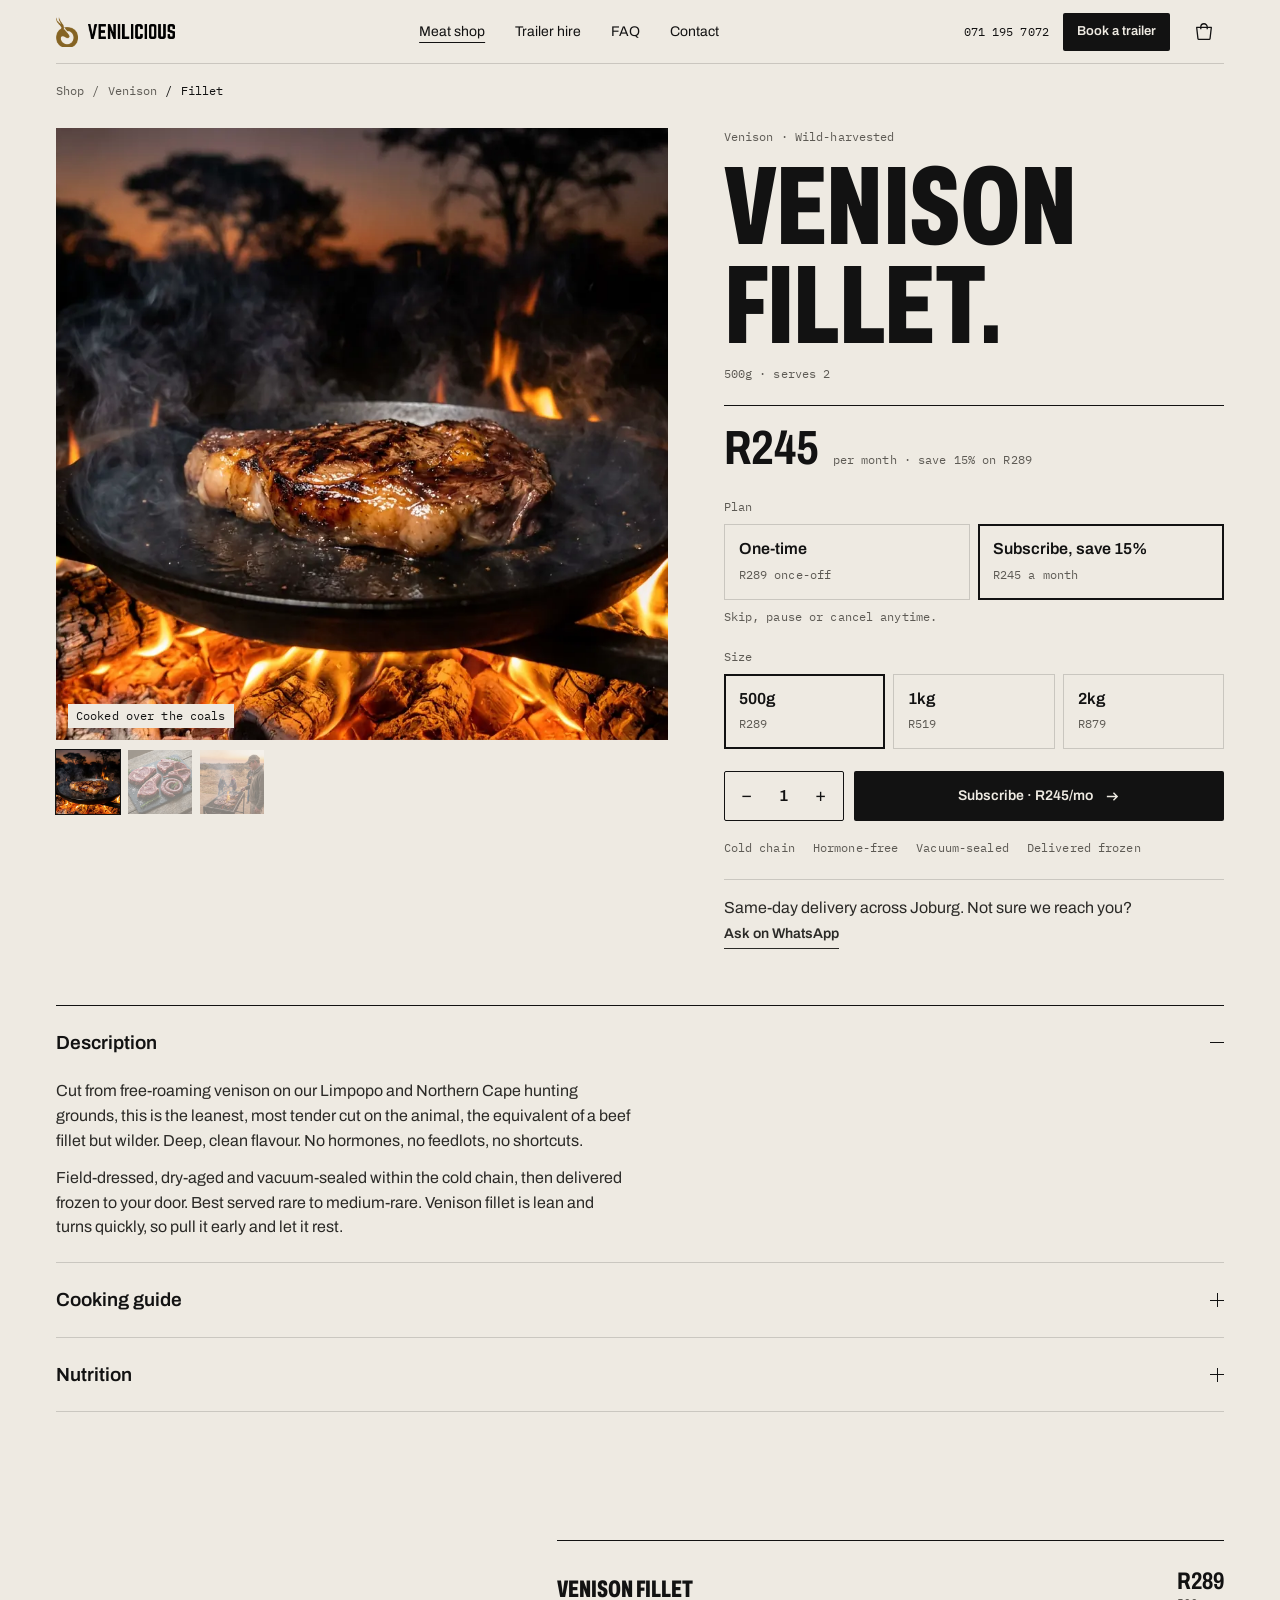
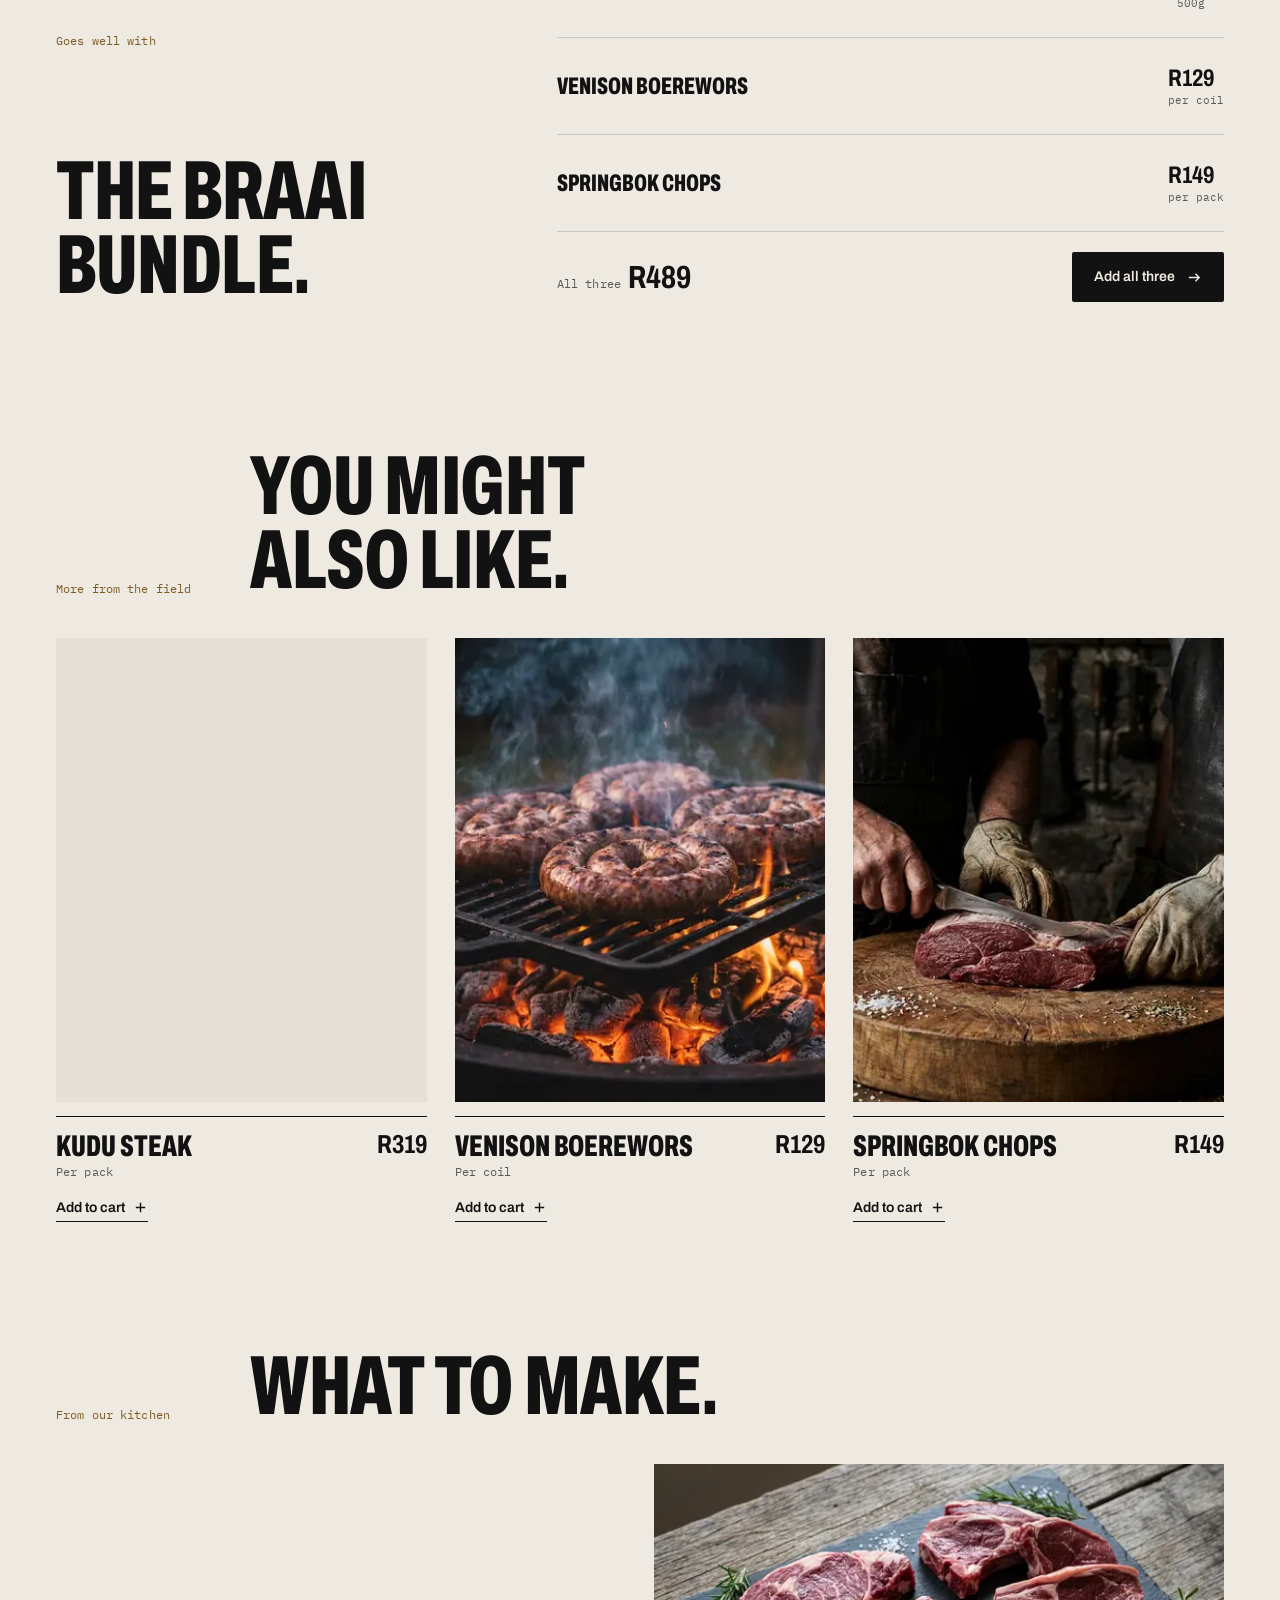
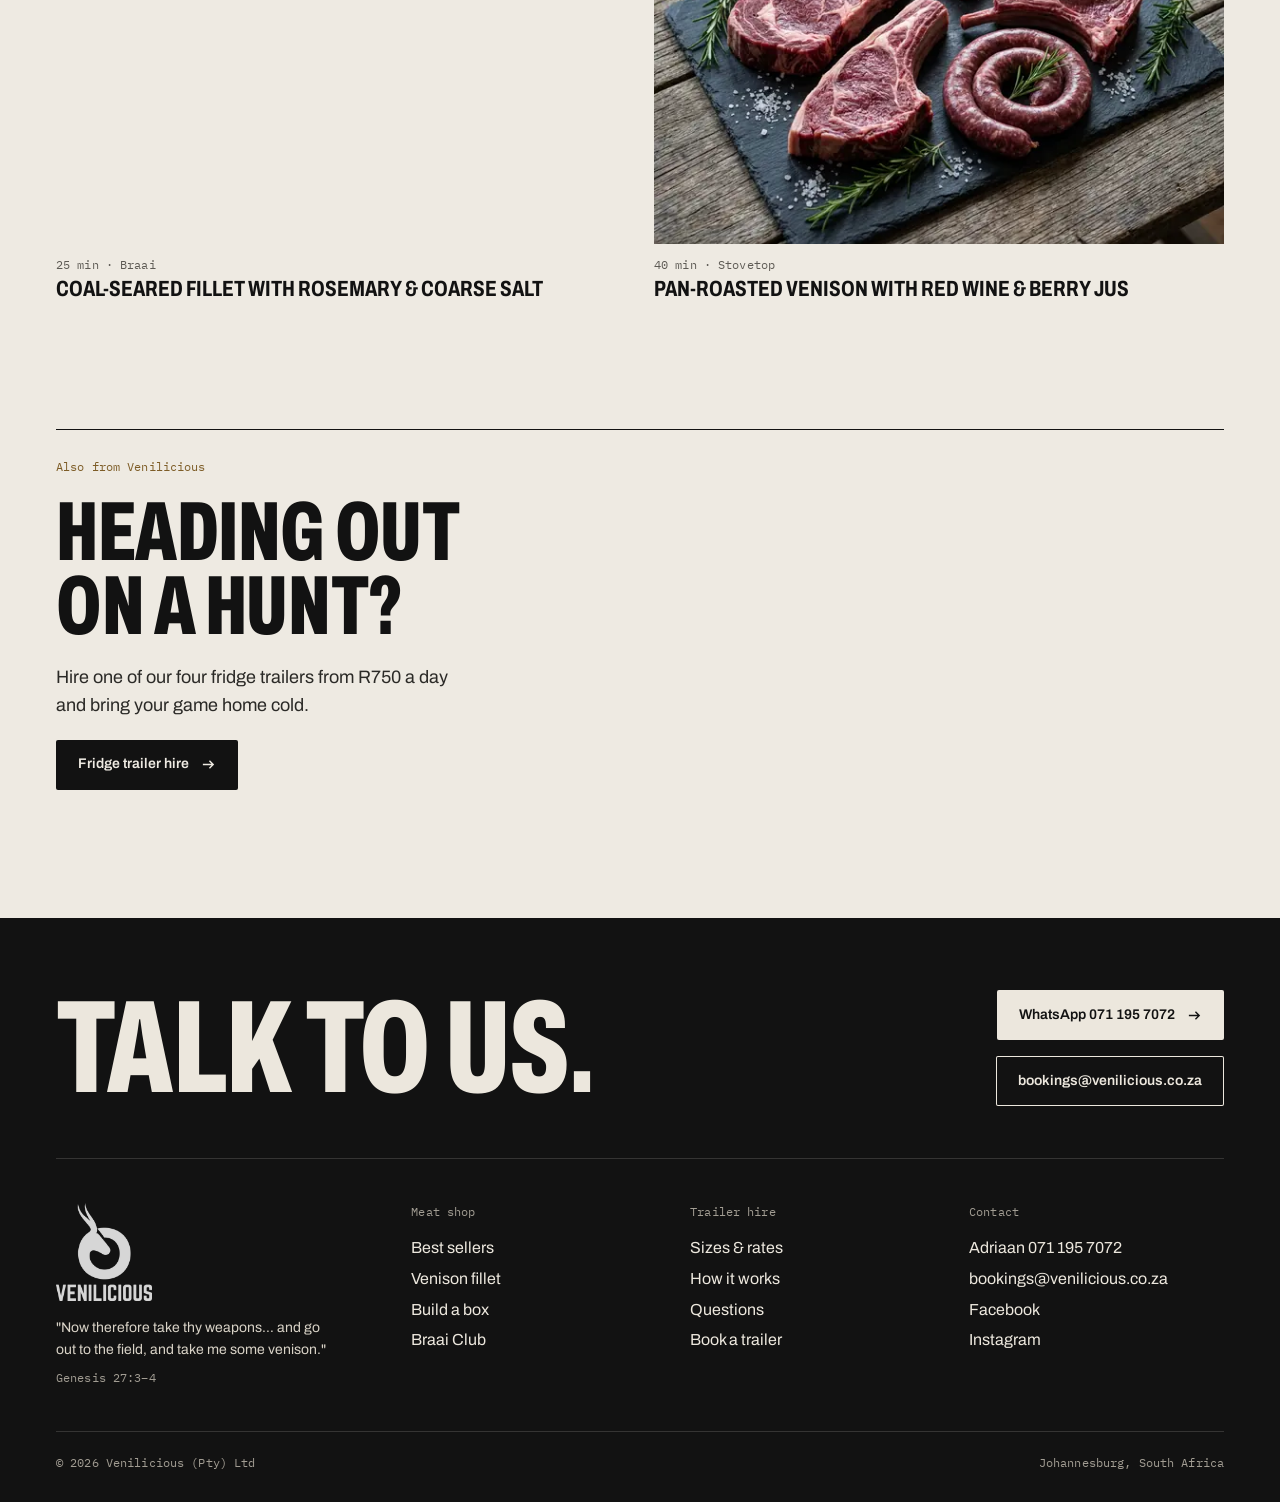
<file: venison-fillet/index.html>
<!DOCTYPE html>
<html lang="en-ZA">
<head>
<meta charset="UTF-8">
<meta name="viewport" content="width=device-width, initial-scale=1.0">
<title>Venison Fillet Online, Delivered in Joburg | Venilicious</title>
<meta name="description" content="Wild-harvested venison fillet in 500g, 1kg and 2kg packs. Lean, tender and delivered frozen across Johannesburg. Order once or subscribe and save 15%.">
<link rel="canonical" href="https://venilicious-preview.vercel.app/venison-fillet/">
<meta name="robots" content="max-image-preview:large">
<meta name="theme-color" content="#EEEAE2">
<meta property="og:type" content="website">
<meta property="og:site_name" content="Venilicious">
<meta property="og:locale" content="en_ZA">
<meta property="og:title" content="Venison Fillet | Venilicious">
<meta property="og:description" content="Wild-harvested venison fillet, lean and tender, delivered frozen across Johannesburg.">
<meta property="og:url" content="https://venilicious-preview.vercel.app/venison-fillet/">
<meta property="og:image" content="https://venilicious-preview.vercel.app/images/og/og-fillet.jpg">
<meta property="og:image:width" content="1200">
<meta property="og:image:height" content="630">
<meta property="og:image:alt" content="Raw venison fillet on a dark slate board">
<meta name="twitter:card" content="summary_large_image">
<meta name="twitter:title" content="Venison Fillet | Venilicious">
<meta name="twitter:description" content="Wild-harvested venison fillet, delivered frozen across Johannesburg.">
<meta name="twitter:image" content="https://venilicious-preview.vercel.app/images/og/og-fillet.jpg">
<link rel="icon" href="/favicon.ico" sizes="48x48">
<link rel="icon" href="/favicon-32.png" type="image/png" sizes="32x32">
<link rel="apple-touch-icon" href="/apple-touch-icon.png">
<link rel="manifest" href="/site.webmanifest">
<!-- TODO(owner): add Product + Offer JSON-LD here once real prices, stock and reviews exist. Do not add ratings until reviews are real. -->
<script type="application/ld+json">
{
  "@context": "https://schema.org",
  "@graph": [
    {
      "@type": "WebPage",
      "@id": "https://venilicious-preview.vercel.app/venison-fillet/#webpage",
      "url": "https://venilicious-preview.vercel.app/venison-fillet/",
      "name": "Venison Fillet",
      "inLanguage": "en-ZA",
      "isPartOf": { "@id": "https://venilicious-preview.vercel.app/#website" },
      "primaryImageOfPage": "https://venilicious-preview.vercel.app/images/cuts-slate-1200.webp"
    },
    {
      "@type": "BreadcrumbList",
      "itemListElement": [
        { "@type": "ListItem", "position": 1, "name": "Shop", "item": "https://venilicious-preview.vercel.app/" },
        { "@type": "ListItem", "position": 2, "name": "Venison", "item": "https://venilicious-preview.vercel.app/#best-cuts" },
        { "@type": "ListItem", "position": 3, "name": "Venison Fillet", "item": "https://venilicious-preview.vercel.app/venison-fillet/" }
      ]
    }
  ]
}
</script>
<link rel="preload" as="image" href="/images/hero-sear-1200.webp" imagesrcset="/images/hero-sear-600.webp 600w, /images/hero-sear-1200.webp 1200w" imagesizes="(min-width:900px) 50vw, 100vw" fetchpriority="high">
<link rel="preload" href="/assets/fonts/archivo.woff2" as="font" type="font/woff2" crossorigin>
<link rel="preload" href="/assets/fonts/plex-mono-400.woff2" as="font" type="font/woff2" crossorigin>
<link rel="stylesheet" href="/assets/site.css?v=3">
<style>
.pdp{display:grid;gap:28px;padding-top:20px}
.gframe{display:flex;overflow-x:auto;scroll-snap-type:x mandatory;scrollbar-width:none;margin:0 calc(var(--pad) * -1);background:var(--bg-2)}
.gframe::-webkit-scrollbar{display:none}
.gframe figure{flex:0 0 100%;scroll-snap-align:center;position:relative}
.gframe img{width:100%;aspect-ratio:1/1;object-fit:cover}
.gframe figcaption{position:absolute;left:12px;bottom:12px;background:var(--bg);padding:3px 8px}
.gthumbs{display:flex;gap:8px;margin-top:10px}
.gthumbs button{width:64px;height:64px;opacity:.45;transition:opacity .2s}
.gthumbs button.on{opacity:1;box-shadow:0 0 0 1px var(--ink)}
.gthumbs img{width:100%;height:100%;object-fit:cover}
.pdp h1{font-size:clamp(56px,12vw,112px);margin:12px 0 10px}
.priceblk{display:flex;flex-wrap:wrap;align-items:baseline;gap:6px 14px;margin:22px 0 26px;padding-top:18px;border-top:1px solid var(--ink)}
.priceblk .now{font-stretch:75%;font-weight:700;font-size:48px;line-height:1}
.pdp fieldset{border:0;margin:0 0 22px;min-width:0}
.pdp legend{color:var(--mute);margin-bottom:8px}
.opts{display:grid;grid-template-columns:1fr 1fr;gap:8px}
.opts.three{grid-template-columns:repeat(3,1fr)}
.opt{position:relative}
.opt input{position:absolute;opacity:0;pointer-events:none}
.opt span{display:block;height:100%;border:1px solid var(--rule);padding:12px 14px;cursor:pointer;transition:box-shadow .15s,border-color .15s}
.opt input:checked + span{border-color:var(--ink);box-shadow:inset 0 0 0 1px var(--ink)}
.opt input:focus-visible + span{outline:2px solid var(--accent);outline-offset:2px}
.opt b{display:block;font-weight:600}
.opt small{color:var(--mute)}
.buyrow{display:flex;gap:10px;align-items:stretch}
.qty{display:inline-flex;align-items:center;border:1px solid var(--ink);border-radius:2px}
.qty button{width:44px;height:48px;font-size:18px}
.qty span{width:30px;text-align:center;font-weight:600}
.buyrow .btn{flex:1}
.facts{display:flex;flex-wrap:wrap;gap:6px 18px;color:var(--mute);margin-top:18px}
.dnote{margin-top:22px;padding-top:16px;border-top:1px solid var(--rule);color:var(--ink-2)}
.acc{margin-top:56px}
.cooklist{counter-reset:c;padding-left:0}
.cooklist li{counter-increment:c;display:grid;grid-template-columns:34px 1fr;padding:6px 0}
.cooklist li::before{content:counter(c,decimal-leading-zero);font-family:'Plex Mono',monospace;font-size:12px;color:var(--accent);padding-top:3px}
.nutri{display:grid;grid-template-columns:1fr 1fr;gap:0 32px;max-width:520px}
.nutri div{display:flex;justify-content:space-between;padding:8px 0;border-bottom:1px solid var(--rule)}
.fbt .row{grid-template-columns:1fr auto}
.fbt .row h3{font-size:24px}
.fbt .row .price{font-size:24px;grid-row:auto;grid-column:auto}
.fbt .tot{display:flex;flex-wrap:wrap;justify-content:space-between;align-items:center;gap:16px;padding:20px 0}
.fbt .tot b{font-stretch:75%;font-weight:700;font-size:32px}
.recipes{display:grid;gap:28px}
.recipe img{width:100%;aspect-ratio:3/2;object-fit:cover}
.recipe .mono{display:block;color:var(--mute);margin:12px 0 4px}
@media(min-width:760px){.recipes{grid-template-columns:1fr 1fr}}
@media(min-width:900px){
  .pdp{grid-template-columns:1.1fr .9fr;gap:56px;align-items:start;padding-top:28px}
  .gallery{position:sticky;top:calc(var(--head) + 24px)}
  .gframe{margin:0}
  .fbt-wrap{display:grid;grid-template-columns:1fr 1.5fr;gap:56px}
}
</style>
</head>
<body class="has-stickybar">
<header class="site-head">
  <div class="shell"><nav class="nav" aria-label="Main">
    <a class="brand" href="/" aria-label="Venilicious home"><img class="mark" src="/images/logo-mark.webp" width="69" height="96" alt=""><img class="wm" src="/images/logo-wordmark.webp" width="279" height="48" alt="Venilicious"></a>
    <div class="links"><a href="/" aria-current="page">Meat shop</a><a href="/fridge-trailer-hire/">Trailer hire</a><a href="/fridge-trailer-hire/#faq">FAQ</a><a href="#contact">Contact</a></div>
    <div class="right"><a class="tel mono" href="tel:+27711957072">071 195 7072</a><a class="btn sm hide-sm" href="/fridge-trailer-hire/#book">Book a trailer</a><button class="icon-btn" id="cartBtn" aria-label="Cart"><svg viewBox="0 0 24 24" fill="none" stroke="currentColor" stroke-width="1.4" stroke-linejoin="round" aria-hidden="true"><path d="M4 7h16l-1.4 12.2a1 1 0 0 1-1 .8H6.4a1 1 0 0 1-1-.8L4 7z"/><path d="M8.5 9V6.5a3.5 3.5 0 0 1 7 0V9"/></svg><span class="badge" id="cartBadge">0</span></button><button class="icon-btn menu-btn" id="menuBtn" aria-label="Open menu" aria-controls="menu" aria-expanded="false"><svg viewBox="0 0 24 24" fill="none" stroke="currentColor" stroke-width="1.4" aria-hidden="true"><path d="M3 8h18M3 16h18"/></svg></button></div>
  </nav></div>
</header>
<div class="drawer-scrim" id="menuScrim" hidden></div>
<nav class="drawer" id="menu" aria-label="Site menu" hidden>
  <div class="drawer-head"><a class="brand" href="/"><img class="mark" src="/images/logo-mark.webp" width="69" height="96" alt=""><img class="wm" src="/images/logo-wordmark.webp" width="279" height="48" alt="Venilicious"></a><button class="drawer-x" id="menuClose" aria-label="Close menu"><svg viewBox="0 0 24 24" fill="none" stroke="currentColor" stroke-width="1.4" aria-hidden="true"><path d="M5 5l14 14M19 5L5 19"/></svg></button></div>
  <p class="dgroup mono">Meat shop</p>
  <a class="dl" href="/">Home</a>
  <a class="dl" href="/#best-sellers">Best sellers</a>
  <a class="dl" href="/venison-fillet/">Venison fillet</a>
  <a class="dl" href="/#build-a-box">Build a box</a>
  <p class="dgroup mono">Trailer hire</p>
  <a class="dl" href="/fridge-trailer-hire/">Sizes &amp; rates <span class="mono">From R750</span></a>
  <a class="dl" href="/fridge-trailer-hire/#faq">Questions</a>
  <a class="dl" href="/fridge-trailer-hire/#book">Book a trailer</a>
  <div class="dfoot"><a class="btn block" href="https://wa.me/27711957072" data-wa="Hi Venilicious">WhatsApp 071 195 7072 <svg viewBox="0 0 16 16" fill="none" stroke="currentColor" stroke-width="1.5" aria-hidden="true"><path d="M2 8h11M9 4l4 4-4 4"/></svg></a><a class="btn line block" href="tel:+27711957072">Call Adriaan</a></div>
</nav>

<main class="shell">
  <nav class="crumbs mono" aria-label="Breadcrumb"><ol><li><a href="/">Shop</a></li><li><a href="/#best-sellers">Venison</a></li><li aria-current="page">Fillet</li></ol></nav>

  <div class="pdp">
    <div class="gallery">
      <div class="gframe" id="gframe">
          <figure><img src="/images/hero-sear-1200.webp" srcset="/images/hero-sear-600.webp 600w, /images/hero-sear-1200.webp 1200w" sizes="(min-width:900px) 50vw, 100vw" width="1200" height="896" fetchpriority="high" alt="Venison fillet seared over hot coals"><figcaption class="mono">Cooked over the coals</figcaption></figure>
          <figure><img src="/images/cuts-slate-1200.webp" srcset="/images/cuts-slate-600.webp 600w, /images/cuts-slate-1200.webp 1200w" sizes="(min-width:900px) 50vw, 100vw" width="1200" height="896" loading="lazy" decoding="async" alt="Raw venison fillet on a dark slate board"><figcaption class="mono">Raw, on slate</figcaption></figure>
          <figure><img src="/images/family-braai-1200.webp" srcset="/images/family-braai-600.webp 600w, /images/family-braai-1200.webp 1200w" sizes="(min-width:900px) 50vw, 100vw" width="1200" height="896" loading="lazy" decoding="async" alt="Family gathered around the braai at golden hour"><figcaption class="mono">At the braai</figcaption></figure>
      </div>
      <div class="gthumbs" id="gthumbs">
          <button type="button" data-i="0" class="on" aria-label="Show image 1: Venison fillet seared over hot coals"><img src="/images/hero-sear-600.webp" width="600" height="448" loading="lazy" decoding="async" alt=""></button>
          <button type="button" data-i="1" aria-label="Show image 2: Raw venison fillet on a dark slate board"><img src="/images/cuts-slate-600.webp" width="600" height="448" loading="lazy" decoding="async" alt=""></button>
          <button type="button" data-i="2" aria-label="Show image 3: Family gathered around the braai at golden hour"><img src="/images/family-braai-600.webp" width="600" height="448" loading="lazy" decoding="async" alt=""></button>
      </div>
    </div>

    <div class="info">
      <p class="mono kick">Venison · Wild-harvested</p>
      <h1 class="display">Venison<br>fillet.</h1>
      <p class="mono muted" id="sizeline">500g · serves 2</p>
      <div class="priceblk"><span class="now" id="priceNow">R245</span><span class="mono muted" id="priceNote"></span></div>

      <fieldset><legend class="mono">Plan</legend>
        <div class="opts">
          <label class="opt"><input type="radio" name="plan" value="once"><span><b>One-time</b><small class="mono" id="px-once">R289 once-off</small></span></label>
          <label class="opt"><input type="radio" name="plan" value="sub" checked><span><b>Subscribe, save 15%</b><small class="mono" id="px-sub">R245 a month</small></span></label>
        </div>
        <p class="mono muted" style="margin-top:8px">Skip, pause or cancel anytime.</p>
      </fieldset>

      <fieldset><legend class="mono">Size</legend>
        <div class="opts three">
          <label class="opt"><input type="radio" name="size" value="500g" checked><span><b>500g</b><small class="mono">R289</small></span></label>
          <label class="opt"><input type="radio" name="size" value="1kg"><span><b>1kg</b><small class="mono">R519</small></span></label>
          <label class="opt"><input type="radio" name="size" value="2kg"><span><b>2kg</b><small class="mono">R879</small></span></label>
        </div>
      </fieldset>

      <div class="buyrow">
        <div class="qty" role="group" aria-label="Quantity"><button type="button" id="qminus" aria-label="Decrease quantity">−</button><span id="qn" aria-live="polite">1</span><button type="button" id="qplus" aria-label="Increase quantity">+</button></div>
        <button class="btn" type="button" id="addInline">Subscribe · R245/mo <svg viewBox="0 0 16 16" fill="none" stroke="currentColor" stroke-width="1.5" aria-hidden="true"><path d="M2 8h11M9 4l4 4-4 4"/></svg></button>
      </div>
      <ul class="facts mono"><li>Cold chain</li><li>Hormone-free</li><li>Vacuum-sealed</li><li>Delivered frozen</li></ul>
      <p class="dnote">Same-day delivery across Joburg. Not sure we reach you? <a class="tlink" href="https://wa.me/27711957072" data-wa="Hi Venilicious, do you deliver to my suburb? ">Ask on WhatsApp</a></p>
    </div>
  </div>

  <section class="faq acc" aria-label="Product details">
    <details open><summary>Description<span class="ic" aria-hidden="true"></span></summary><div class="a">
      <p>Cut from free-roaming venison on our Limpopo and Northern Cape hunting grounds, this is the leanest, most tender cut on the animal, the equivalent of a beef fillet but wilder. Deep, clean flavour. No hormones, no feedlots, no shortcuts.</p>
      <p style="margin-top:12px">Field-dressed, dry-aged and vacuum-sealed within the cold chain, then delivered frozen to your door. Best served rare to medium-rare. Venison fillet is lean and turns quickly, so pull it early and let it rest.</p>
    </div></details>
    <details><summary>Cooking guide<span class="ic" aria-hidden="true"></span></summary><div class="a">
      <ol class="cooklist">
        <li>Thaw overnight in the fridge. Bring to room temperature 30 minutes before cooking.</li>
        <li>Pat dry, season generously with coarse salt. Get your coals or pan very hot.</li>
        <li>Sear 2 to 3 minutes per side for medium-rare (internal 52 to 55°C). Don't overcook, venison is lean.</li>
        <li>Rest 5 to 8 minutes under foil before slicing against the grain.</li>
      </ol>
    </div></details>
    <details><summary>Nutrition<span class="ic" aria-hidden="true"></span></summary><div class="a">
      <!-- TODO(owner): confirm nutrition figures + omega-3 claim -->
      <p class="mono muted" style="margin-bottom:8px">Per 100g, raw. Naturally lean and iron-rich.</p>
      <div class="nutri"><div><span>Energy</span><b>137 kcal</b></div><div><span>Protein</span><b>22 g</b></div><div><span>Fat</span><b>4.5 g</b></div><div><span>Saturated</span><b>1.6 g</b></div><div><span>Iron</span><b>3.3 mg</b></div><div><span>Sodium</span><b>54 mg</b></div></div>
    </div></details>
  </section>

  <section class="sec fbt" aria-labelledby="fbt-h">
    <div class="fbt-wrap">
      <div class="shead" style="grid-template-columns:1fr;padding-bottom:20px"><span class="mono num">Goes well with</span><h2 class="display h2" id="fbt-h">The braai<br>bundle.</h2></div>
      <div class="topline">
        <div class="row"><h3 class="h3">Venison Fillet</h3><p class="price">R289<small>500g</small></p></div>
        <div class="row"><h3 class="h3">Venison Boerewors</h3><p class="price">R129<small>per coil</small></p></div>
        <div class="row"><h3 class="h3">Springbok Chops</h3><p class="price">R149<small>per pack</small></p></div>
        <div class="tot"><p><span class="mono muted">All three </span><b>R489</b></p><button class="btn addbtn" type="button" data-name="Braai bundle" data-price="489">Add all three <svg viewBox="0 0 16 16" fill="none" stroke="currentColor" stroke-width="1.5" aria-hidden="true"><path d="M2 8h11M9 4l4 4-4 4"/></svg></button></div>
      </div>
    </div>
  </section>

  <section class="sec" aria-labelledby="rel-h">
    <div class="shead simple"><span class="mono num">More from the field</span><h2 class="display h2" id="rel-h">You might<br>also like.</h2></div>
    <div class="tiles">
      <article class="tile">
        <figure><img src="/images/cuts-slate-1200.webp" srcset="/images/cuts-slate-600.webp 600w, /images/cuts-slate-1200.webp 1200w" sizes="(min-width:760px) 30vw, 100vw" width="1200" height="896" loading="lazy" decoding="async" alt="Kudu steak"></figure>
        <div class="info"><h3>Kudu Steak</h3><p class="w mono">Per pack</p><p class="p">R319</p>
          <button class="tlink add addbtn" type="button" data-name="Kudu Steak" data-price="319">Add to cart <svg viewBox="0 0 16 16" fill="none" stroke="currentColor" stroke-width="1.5" aria-hidden="true"><path d="M8 3v10M3 8h10"/></svg></button></div>
      </article>
      <article class="tile">
        <figure><img src="/images/boerewors-braai-1200.webp" srcset="/images/boerewors-braai-600.webp 600w, /images/boerewors-braai-1200.webp 1200w" sizes="(min-width:760px) 30vw, 100vw" width="1200" height="896" loading="lazy" decoding="async" alt="Venison boerewors"></figure>
        <div class="info"><h3>Venison Boerewors</h3><p class="w mono">Per coil</p><p class="p">R129</p>
          <button class="tlink add addbtn" type="button" data-name="Venison Boerewors" data-price="129">Add to cart <svg viewBox="0 0 16 16" fill="none" stroke="currentColor" stroke-width="1.5" aria-hidden="true"><path d="M8 3v10M3 8h10"/></svg></button></div>
      </article>
      <article class="tile">
        <figure><img src="/images/butcher-hands-1200.webp" srcset="/images/butcher-hands-600.webp 600w, /images/butcher-hands-1200.webp 1200w" sizes="(min-width:760px) 30vw, 100vw" width="1200" height="896" loading="lazy" decoding="async" alt="Butcher preparing game cuts"></figure>
        <div class="info"><h3>Springbok Chops</h3><p class="w mono">Per pack</p><p class="p">R149</p>
          <button class="tlink add addbtn" type="button" data-name="Springbok Chops" data-price="149">Add to cart <svg viewBox="0 0 16 16" fill="none" stroke="currentColor" stroke-width="1.5" aria-hidden="true"><path d="M8 3v10M3 8h10"/></svg></button></div>
      </article>
    </div>
  </section>

  <section class="sec" aria-labelledby="rec-h">
    <div class="shead simple"><span class="mono num">From our kitchen</span><h2 class="display h2" id="rec-h">What to make.</h2></div>
    <div class="recipes">
      <article class="recipe"><img src="/images/hero-sear-1200.webp" srcset="/images/hero-sear-600.webp 600w, /images/hero-sear-1200.webp 1200w" sizes="(min-width:760px) 45vw, 100vw" width="1200" height="896" loading="lazy" decoding="async" alt="Coal-seared venison fillet"><span class="mono">25 min · Braai</span><h3 class="h4">Coal-seared fillet with rosemary &amp; coarse salt</h3></article>
      <article class="recipe"><img src="/images/cuts-slate-1200.webp" srcset="/images/cuts-slate-600.webp 600w, /images/cuts-slate-1200.webp 1200w" sizes="(min-width:760px) 45vw, 100vw" width="1200" height="896" loading="lazy" decoding="async" alt="Venison cuts ready for the pan"><span class="mono">40 min · Stovetop</span><h3 class="h4">Pan-roasted venison with red wine &amp; berry jus</h3></article>
    </div>
  </section>

  <section class="sec" aria-labelledby="hunt-h">
    <div class="topline" style="padding-top:28px;display:grid;gap:20px">
      <p class="mono num" style="color:var(--accent)">Also from Venilicious</p>
      <h2 class="display h2" id="hunt-h">Heading out<br>on a hunt?</h2>
      <p class="lead">Hire one of our four fridge trailers from R750 a day and bring your game home cold.</p>
      <div class="ctas"><a class="btn" href="/fridge-trailer-hire/">Fridge trailer hire <svg viewBox="0 0 16 16" fill="none" stroke="currentColor" stroke-width="1.5" aria-hidden="true"><path d="M2 8h11M9 4l4 4-4 4"/></svg></a></div>
    </div>
  </section>
</main>

<footer class="site-foot inv" id="contact">
  <div class="shell">
    <div class="top">
      <h2 class="display">Talk to us.</h2>
      <div class="ctas"><a class="btn" href="https://wa.me/27711957072" data-wa="Hi Venilicious">WhatsApp 071 195 7072 <svg viewBox="0 0 16 16" fill="none" stroke="currentColor" stroke-width="1.5" aria-hidden="true"><path d="M2 8h11M9 4l4 4-4 4"/></svg></a><a class="btn line" href="mailto:bookings@venilicious.co.za">bookings@venilicious.co.za</a></div>
    </div>
    <div class="grid">
      <div>
        <img class="lockup" src="/images/logo-lockup.webp" width="320" height="328" loading="lazy" decoding="async" alt="Venilicious">
        <p class="verse">"Now therefore take thy weapons… and go out to the field, and take me some venison."<cite class="mono">Genesis 27:3–4</cite></p>
      </div>
      <nav aria-label="Meat shop"><h2 class="mono">Meat shop</h2><a href="/#best-sellers">Best sellers</a><a href="/venison-fillet/">Venison fillet</a><a href="/#build-a-box">Build a box</a><a href="/#braai-club">Braai Club</a></nav>
      <nav aria-label="Trailer hire"><h2 class="mono">Trailer hire</h2><a href="/fridge-trailer-hire/#rates">Sizes &amp; rates</a><a href="/fridge-trailer-hire/#how-it-works">How it works</a><a href="/fridge-trailer-hire/#faq">Questions</a><a href="/fridge-trailer-hire/#book">Book a trailer</a></nav>
      <div><h2 class="mono">Contact</h2><a href="tel:+27711957072">Adriaan 071 195 7072</a><a href="mailto:bookings@venilicious.co.za">bookings@venilicious.co.za</a><a href="https://www.facebook.com/profile.php?id=100068164663368" target="_blank" rel="noopener">Facebook</a><a href="https://www.instagram.com/venilicious_ptyltd/" target="_blank" rel="noopener">Instagram</a></div>
    </div>
    <div class="base mono"><p>&copy; <span data-year>2026</span> Venilicious (Pty) Ltd<!-- TODO(owner): CIPC reg number --></p><p>Johannesburg, South Africa</p></div>
  </div>
</footer>

<div class="stickybar"><div class="sp"><span class="mono" id="sb-lab">Subscribe</span><b id="sb-val">R245/mo</b></div><button class="btn" type="button" id="addSticky">Add to cart</button></div>
<div id="toast" role="status" aria-live="polite"></div>
<script src="/assets/site.js?v=3" defer></script>
<script>
/* mock cart: badge count + toast (no checkout yet) */
(function(){
  let count=0;const badge=document.getElementById('cartBadge'),toast=document.getElementById('toast');let tm;
  function pop(msg){toast.textContent=msg;toast.classList.add('show');clearTimeout(tm);tm=setTimeout(()=>toast.classList.remove('show'),2200);}
  window.cartAdd=function(name,price,qty){count+=qty||1;if(badge){badge.textContent=count;badge.classList.add('show');}pop(name+' added · R'+Number(price).toLocaleString('en-ZA'));};
  document.querySelectorAll('.addbtn').forEach(b=>b.addEventListener('click',()=>{
    cartAdd(b.dataset.name,b.dataset.price);
    const t=b.innerHTML;b.classList.add('added');b.textContent='Added';setTimeout(()=>{b.classList.remove('added');b.innerHTML=t;},1500);
  }));
})();
/* pricing: one-time vs subscribe (15% off, rounded to R5) x size x qty */
const PRICES={'500g':289,'1kg':519,'2kg':879};
const SERVES={'500g':'500g · serves 2','1kg':'1kg · serves 4','2kg':'2kg · serves 8'};
const state={size:'500g',mode:'sub',qty:1};
const sub=p=>Math.round(p*0.85/5)*5;
const R=n=>'R'+Number(n).toLocaleString('en-ZA');
function render(){
  const once=PRICES[state.size],unit=state.mode==='sub'?sub(once):once,total=unit*state.qty;
  document.getElementById('priceNow').textContent=R(total);
  document.getElementById('priceNote').textContent=state.mode==='sub'?('per month · save 15% on '+R(once*state.qty)):(state.qty>1?(state.qty+' × '+R(once)+' once-off'):'once-off');
  document.getElementById('px-once').textContent=R(once)+' once-off';
  document.getElementById('px-sub').textContent=R(sub(once))+' a month';
  document.getElementById('sizeline').textContent=SERVES[state.size];
  const label=(state.mode==='sub'?'Subscribe · ':'Add to cart · ')+R(total)+(state.mode==='sub'?'/mo':'');
  document.getElementById('addInline').firstChild.textContent=label+' ';
  document.getElementById('sb-lab').textContent=state.mode==='sub'?'Subscribe':'Venison fillet';
  document.getElementById('sb-val').textContent=R(total)+(state.mode==='sub'?'/mo':'');
}
document.querySelectorAll('input[name=plan]').forEach(r=>r.addEventListener('change',()=>{state.mode=r.value;render();}));
document.querySelectorAll('input[name=size]').forEach(r=>r.addEventListener('change',()=>{state.size=r.value;render();}));
const qn=document.getElementById('qn');
document.getElementById('qplus').addEventListener('click',()=>{state.qty=Math.min(20,state.qty+1);qn.textContent=state.qty;render();});
document.getElementById('qminus').addEventListener('click',()=>{state.qty=Math.max(1,state.qty-1);qn.textContent=state.qty;render();});
render();
function mainAdd(){const once=PRICES[state.size],unit=state.mode==='sub'?sub(once):once;cartAdd('Venison fillet '+state.size+(state.mode==='sub'?' (subscription)':''),unit*state.qty,state.qty);}
document.getElementById('addInline').addEventListener('click',mainAdd);
document.getElementById('addSticky').addEventListener('click',mainAdd);

/* gallery: swipe + thumbnails */
(function(){
  const f=document.getElementById('gframe'),thumbs=[...document.querySelectorAll('#gthumbs button')];
  const set=i=>thumbs.forEach((t,x)=>t.classList.toggle('on',x===i));
  f.addEventListener('scroll',()=>set(Math.round(f.scrollLeft/f.clientWidth)),{passive:true});
  thumbs.forEach(t=>t.addEventListener('click',()=>{const i=+t.dataset.i;f.scrollTo({left:i*f.clientWidth,behavior:'smooth'});set(i);}));
})();
</script>
</body>
</html>
</file>
<file: assets/site.css>
/* =========================================================================
   Venilicious design system
   Light editorial: bone paper, black ink, logo bronze. Archivo (condensed for
   display, normal for text) + IBM Plex Mono for data. Hairlines, not cards.
   ========================================================================= */

@font-face{font-family:'Archivo';src:url(/assets/fonts/archivo.woff2) format('woff2');font-weight:100 900;font-stretch:62% 125%;font-display:swap}
@font-face{font-family:'Plex Mono';src:url(/assets/fonts/plex-mono-400.woff2) format('woff2');font-weight:400;font-display:swap}
@font-face{font-family:'Plex Mono';src:url(/assets/fonts/plex-mono-500.woff2) format('woff2');font-weight:500;font-display:swap}

:root{
  --bg:#EEEAE2;        /* bone */
  --bg-2:#E5E0D6;      /* panel */
  --ink:#121212;
  --ink-2:#2B2A27;     /* body copy */
  --mute:#5D5A54;
  --rule:rgba(18,18,18,.16);
  --rule-2:rgba(18,18,18,.08);
  --accent:#7D5C26;    /* logo bronze, darkened for text contrast */
  --inv-bg:#121212;
  --inv-ink:#ECE7DD;
  --inv-mute:#A29D93;
  --inv-rule:rgba(236,231,221,.16);
  --inv-accent:#C49A57;
  --ok:#3F6B34;
  --pad:20px;
  --head:64px;
}
@media(min-width:900px){:root{--pad:56px}}

*{margin:0;padding:0;box-sizing:border-box}
html{-webkit-text-size-adjust:100%;scroll-behavior:smooth;scroll-padding-top:calc(var(--head) + 16px);overflow-x:clip}
body{background:var(--bg);color:var(--ink);font-family:'Archivo',system-ui,sans-serif;font-size:16px;line-height:1.55;-webkit-font-smoothing:antialiased;text-rendering:optimizeLegibility}
img{display:block;max-width:100%;height:auto}
a{color:inherit;text-decoration:none}
button,input,select,textarea{font:inherit;color:inherit}
button{background:none;border:0;cursor:pointer}
ul,ol{list-style:none}
::selection{background:var(--ink);color:var(--bg)}
:focus-visible{outline:2px solid var(--accent);outline-offset:3px}

/* ---------- type ---------- */
.shell{width:100%;max-width:1440px;margin:0 auto;padding-left:var(--pad);padding-right:var(--pad)}
.mono{font-family:'Plex Mono',ui-monospace,monospace;font-size:12px;line-height:1.5;letter-spacing:.01em;font-weight:400}
.kick{color:var(--mute)}
.display{font-stretch:62%;font-weight:800;text-transform:uppercase;line-height:.88;letter-spacing:-.005em}
.h1{font-size:clamp(58px,15.5vw,176px)}
.h2{font-size:clamp(44px,9vw,84px)}
.h3{font-stretch:62%;font-weight:800;text-transform:uppercase;font-size:clamp(28px,4.2vw,44px);line-height:.95}
.h4{font-stretch:75%;font-weight:700;text-transform:uppercase;font-size:22px;line-height:1.05}
.lead{font-size:17px;line-height:1.55;color:var(--ink-2);max-width:40ch}
.body{color:var(--ink-2);max-width:62ch}
.muted{color:var(--mute)}
@media(min-width:900px){.lead{font-size:18px}}

/* ---------- buttons + links ---------- */
.btn{display:inline-flex;align-items:center;justify-content:center;gap:12px;min-height:50px;padding:0 22px;background:var(--ink);color:var(--bg);font-size:14px;font-weight:600;line-height:1.2;border-radius:2px;transition:background-color .2s,color .2s}
.btn:hover{background:var(--accent)}
.btn svg,.tlink svg{width:15px;height:15px;flex:0 0 auto;transition:transform .2s}
.btn:hover svg,.tlink:hover svg{transform:translateX(3px)}
.btn.sm{min-height:38px;padding:0 14px;font-size:13px}
.btn.line{background:transparent;color:var(--ink);box-shadow:inset 0 0 0 1px var(--ink)}
.btn.line:hover{background:var(--ink);color:var(--bg)}
.btn.block{width:100%}
.btn:disabled{opacity:.5;cursor:default}
.tlink{display:inline-flex;align-items:center;gap:8px;font-size:14px;font-weight:600;white-space:nowrap;border-bottom:1px solid currentColor;padding-bottom:3px;transition:color .2s}
.tlink:hover{color:var(--accent)}
.ctas{display:flex;flex-wrap:wrap;align-items:center;gap:16px 24px}

/* ---------- header ---------- */
.site-head{position:sticky;top:0;z-index:50;background:rgba(238,234,226,.94);-webkit-backdrop-filter:blur(8px);backdrop-filter:blur(8px)}
.nav{display:flex;align-items:center;justify-content:space-between;gap:20px;height:var(--head);border-bottom:1px solid var(--rule)}
.brand{display:flex;align-items:center;gap:10px;flex:0 0 auto}
.brand .mark{height:30px;width:auto}
.brand .wm{height:15px;width:auto}
.nav .links{display:none;gap:30px;font-size:14px}
.nav .links a{padding:4px 0}
.nav .links a:hover,.nav .links a[aria-current="page"]{text-decoration:underline;text-underline-offset:6px;text-decoration-thickness:1px}
.nav .right{display:flex;align-items:center;gap:14px}
.nav .tel{display:none}
.icon-btn{position:relative;width:40px;height:40px;display:flex;align-items:center;justify-content:center}
.icon-btn svg{width:22px;height:22px}
.menu-btn{margin-right:-8px}
.icon-btn .badge{position:absolute;top:3px;right:0;min-width:17px;height:17px;padding:0 4px;border-radius:9px;background:var(--ink);color:var(--bg);font-size:10px;font-weight:700;display:flex;align-items:center;justify-content:center;transform:scale(0);transition:transform .2s}
.icon-btn .badge.show{transform:scale(1)}
@media(min-width:1000px){.nav .links{display:flex}.nav .tel{display:inline}.menu-btn{display:none}}
@media(max-width:420px){.nav .right .btn.sm{padding:0 12px}}

/* ---------- menu overlay (wired in site.js) ---------- */
.drawer-scrim{display:none!important}
.drawer{position:fixed;inset:0;z-index:100;background:var(--bg);display:flex;flex-direction:column;padding:0 var(--pad) 28px;overflow-y:auto;opacity:0;visibility:hidden;transition:opacity .22s ease,visibility .22s}
.drawer.open{opacity:1;visibility:visible}
.drawer[hidden]{display:none}
.drawer-head{display:flex;align-items:center;justify-content:space-between;min-height:var(--head);border-bottom:1px solid var(--rule)}
.drawer-x{width:40px;height:40px;display:flex;align-items:center;justify-content:center;margin-right:-8px}
.drawer-x svg{width:22px;height:22px}
.drawer .dgroup{margin:26px 0 6px;color:var(--mute)}
.drawer a.dl{display:flex;justify-content:space-between;align-items:baseline;padding:10px 0;font-stretch:62%;font-weight:800;text-transform:uppercase;font-size:40px;line-height:1;border-bottom:1px solid var(--rule)}
.drawer a.dl .mono{color:var(--mute);font-stretch:100%}
.drawer .dfoot{margin-top:auto;padding-top:28px;display:grid;gap:10px}
body.menu-open{overflow:hidden}

/* ---------- hero ---------- */
.hero{display:grid;gap:28px;padding-top:28px}
.hero .copy{min-width:0}
.hero h1{margin:14px 0 22px}
.hero .ctas{margin-top:28px}
.hero figure{margin:0 calc(var(--pad) * -1)}
.hero figure img{width:100%;aspect-ratio:4/3;object-fit:cover}
.hero figcaption{padding:10px var(--pad) 0;color:var(--mute)}
@media(min-width:900px){
  .hero{grid-template-columns:1fr 1.1fr;gap:56px;padding-top:56px;align-items:end}
  .hero .copy{padding-bottom:56px}
  .hero figure{margin:0 calc(var(--pad) * -1) 0 0}
  .hero figure img{aspect-ratio:auto;height:min(640px,72vh);min-height:480px}
  .hero figcaption{padding:10px 0 0}
}
@media(min-width:1440px){.hero figure{margin-right:calc((100vw - 1440px) / -2 - var(--pad))}}

/* ---------- spec line ---------- */
.specline{display:grid;grid-template-columns:1fr 1fr;border-bottom:1px solid var(--rule)}
.specline > div{padding:16px 0;border-top:1px solid var(--rule)}
.specline > div:nth-child(odd){border-right:1px solid var(--rule);padding-right:12px}
.specline > div:nth-child(even){padding-left:16px}
.specline dt{color:var(--mute)}
.specline dd{font-stretch:75%;font-weight:700;font-size:21px;line-height:1.1;text-transform:uppercase;margin-top:4px}
@media(min-width:900px){
  .specline{grid-template-columns:repeat(4,1fr)}
  .specline > div{border-top:none;padding:22px 24px!important;border-right:1px solid var(--rule)}
  .specline > div:first-child{padding-left:0!important}
  .specline > div:last-child{border-right:none}
  .specline dd{font-size:28px}
}

/* ---------- sections ---------- */
.sec{padding-top:72px}
.shead{display:grid;gap:14px;padding-bottom:28px}
.shead .num{color:var(--accent)}
.shead p{color:var(--mute);max-width:46ch}
@media(min-width:900px){
  .sec{padding-top:128px}
  .shead{grid-template-columns:180px 1fr minmax(0,1fr);align-items:end;padding-bottom:40px}
  .shead p{justify-self:end}
  .shead.simple{grid-template-columns:180px 1fr}
}
.topline{border-top:1px solid var(--ink)}

/* ---------- price list rows (trailers) ---------- */
.row{display:grid;grid-template-columns:1fr auto;gap:6px 16px;padding:22px 0;border-bottom:1px solid var(--rule)}
.row .meta{grid-column:1/-1;display:flex;flex-wrap:wrap;gap:6px 18px;color:var(--mute)}
.row .meta:empty{display:none}
.row .price{grid-row:1;grid-column:2;text-align:right;font-stretch:75%;font-weight:700;font-size:30px;line-height:1}
.row .price small{display:block;font-family:'Plex Mono',monospace;font-size:11px;font-weight:400;color:var(--mute);margin-top:5px;font-stretch:100%}
.row .go{grid-column:1/-1;justify-self:start;margin-top:8px}
.tag{display:inline-block;border:1px solid var(--accent);color:var(--accent);padding:0 6px;border-radius:2px}
@media(min-width:900px){
  .row{grid-template-columns:1.4fr 1.3fr .8fr .6fr .9fr auto;align-items:center;gap:24px;padding:28px 0}
  .row .meta{display:contents}
  .row .price{grid-row:auto;grid-column:auto;font-size:40px;text-align:left}
  .row .go{grid-column:auto;margin:0}
}

/* ---------- split: text + image ---------- */
.split{display:grid;gap:28px}
.split figure img{width:100%}
.split figcaption{margin-top:10px;color:var(--mute)}
@media(min-width:900px){.split{grid-template-columns:1fr 1fr;gap:56px;align-items:start}.split.rev > :first-child{order:2}}

/* ---------- numbered list (features, tips) ---------- */
.nlist{counter-reset:n;border-top:1px solid var(--ink)}
.nlist li{counter-increment:n;display:grid;grid-template-columns:44px 1fr;gap:4px 12px;padding:18px 0;border-bottom:1px solid var(--rule)}
.nlist li::before{content:counter(n,decimal-leading-zero);font-family:'Plex Mono',monospace;font-size:12px;color:var(--accent);padding-top:5px;grid-row:span 2}
.nlist b{font-stretch:75%;font-weight:700;font-size:20px;text-transform:uppercase;line-height:1.15}
.nlist span{color:var(--ink-2)}
@media(min-width:900px){.nlist.two{display:grid;grid-template-columns:1fr 1fr;column-gap:56px}.nlist.two li:nth-last-child(2):nth-child(odd){border-bottom:1px solid var(--rule)}}

/* ---------- column grid (uses, steps) ---------- */
.cols{display:grid;border-top:1px solid var(--ink)}
.cols > *{padding:22px 0;border-bottom:1px solid var(--rule)}
.cols h3{margin-bottom:8px}
.cols p{color:var(--ink-2);max-width:42ch}
.cols .mono{color:var(--accent);display:block;margin-bottom:14px}
@media(min-width:700px){.cols{grid-template-columns:1fr 1fr}.cols > *{padding:26px 24px 30px 0}.cols > *:nth-child(even){padding-left:24px;border-left:1px solid var(--rule)}}
@media(min-width:1100px){.cols.four{grid-template-columns:repeat(4,1fr)}.cols.four > *{padding:26px 24px 34px;border-left:1px solid var(--rule)}.cols.four > *:first-child{padding-left:0;border-left:none}}

/* ---------- FAQ ---------- */
.faq{border-top:1px solid var(--ink)}
.faq details{border-bottom:1px solid var(--rule)}
.faq summary{list-style:none;cursor:pointer;display:flex;justify-content:space-between;align-items:center;gap:20px;padding:20px 0;font-weight:600;font-size:17px;line-height:1.35}
.faq summary::-webkit-details-marker{display:none}
.faq summary .ic{position:relative;width:14px;height:14px;flex:0 0 auto}
.faq summary .ic::before,.faq summary .ic::after{content:"";position:absolute;background:var(--ink)}
.faq summary .ic::before{left:0;right:0;top:6.5px;height:1px}
.faq summary .ic::after{top:0;bottom:0;left:6.5px;width:1px;transition:transform .2s}
.faq details[open] summary .ic::after{transform:scaleY(0)}
.faq .a{padding:0 0 22px;color:var(--ink-2);max-width:64ch}
.faq .a a{text-decoration:underline;text-underline-offset:3px}
@media(min-width:900px){.faq summary{font-size:19px;padding:24px 0}}

/* ---------- inverse band ---------- */
.inv{background:var(--inv-bg);color:var(--inv-ink);--rule:var(--inv-rule);--mute:var(--inv-mute);--accent:var(--inv-accent);--ink-2:#D9D3C7}
.inv .btn{background:var(--inv-ink);color:var(--inv-bg)}
.inv .btn:hover{background:var(--inv-accent);color:var(--inv-bg)}
.inv .btn.line{background:transparent;color:var(--inv-ink);box-shadow:inset 0 0 0 1px var(--inv-ink)}
.inv .btn.line:hover{background:var(--inv-ink);color:var(--inv-bg)}
.inv .topline,.inv .nlist,.inv .cols,.inv .faq{border-top-color:var(--inv-ink)}

/* ---------- forms ---------- */
.form{display:grid;gap:18px}
.form .two{display:grid;grid-template-columns:1fr 1fr;gap:16px}
.field{display:flex;flex-direction:column;gap:6px;min-width:0}
.field label{color:var(--mute)}
.field input,.field select,.field textarea{width:100%;min-width:0;height:48px;padding:0 2px;background:transparent;border:0;border-bottom:1px solid var(--ink);border-radius:0;font-size:16px;-webkit-appearance:none;appearance:none}
.inv .field input,.inv .field select,.inv .field textarea{border-bottom-color:var(--inv-ink)}
.field select{background-image:url("data:image/svg+xml,%3Csvg xmlns='http://www.w3.org/2000/svg' width='12' height='8' viewBox='0 0 12 8'%3E%3Cpath d='M1 1l5 5 5-5' stroke='%23999' stroke-width='1.4' fill='none'/%3E%3C/svg%3E");background-repeat:no-repeat;background-position:right 2px center;padding-right:24px}
.inv .field select option{color:#121212}
.field textarea{height:88px;padding-top:12px;resize:vertical}
.field input:focus,.field select:focus,.field textarea:focus{outline:none;border-bottom-width:2px}
.field input::placeholder,.field textarea::placeholder{color:var(--mute);opacity:.8}
.inv .field input[type=date]{color-scheme:dark}
.hp{position:absolute!important;left:-9999px!important;width:1px;height:1px;overflow:hidden}
.form-status{font-size:14px;min-height:1.2em}
.form-status.ok{color:var(--ok)}
.inv .form-status.ok{color:#9BC48A}
.form-status.err{color:var(--accent)}

/* ---------- product tiles ---------- */
.tiles{display:grid;gap:40px}
.tile figure{position:relative;overflow:hidden;background:var(--bg-2)}
.tile figure img{width:100%;aspect-ratio:1/1;object-fit:cover;transition:transform .5s ease}
@media(min-width:760px){.tile figure img{aspect-ratio:4/5}}
.tile:hover figure img{transform:scale(1.03)}
.tile .info{display:grid;grid-template-columns:1fr auto;gap:2px 16px;padding-top:14px;border-top:1px solid var(--ink);margin-top:14px}
.tile h3{font-stretch:62%;font-weight:800;text-transform:uppercase;font-size:30px;line-height:1}
.tile .w{color:var(--mute);grid-column:1}
.tile .p{grid-row:1;grid-column:2;font-stretch:75%;font-weight:700;font-size:26px;line-height:1}
.tile .add{grid-column:1/-1;justify-self:start;margin-top:14px}
@media(min-width:760px){.tiles{grid-template-columns:repeat(3,1fr);gap:28px}}

.addbtn.added{color:var(--ok)}

/* ---------- mobile sticky action bar ---------- */
.stickybar{position:fixed;left:0;right:0;bottom:0;z-index:40;display:flex;align-items:center;gap:14px;padding:10px var(--pad) calc(10px + env(safe-area-inset-bottom));background:rgba(238,234,226,.96);-webkit-backdrop-filter:blur(8px);backdrop-filter:blur(8px);border-top:1px solid var(--rule)}
.stickybar .sp{flex:0 0 auto;line-height:1.15}
.stickybar .sp .mono{color:var(--mute);display:block}
.stickybar .sp b{font-stretch:75%;font-weight:700;font-size:20px}
.stickybar .btn{flex:1;min-height:46px}
body.has-stickybar{padding-bottom:76px}
@media(min-width:900px){.stickybar{display:none}body.has-stickybar{padding-bottom:0}}

/* ---------- toasts ---------- */
.stoast,#toast{position:fixed;left:50%;bottom:24px;z-index:210;transform:translate(-50%,16px);opacity:0;pointer-events:none;background:var(--ink);color:var(--bg);padding:12px 16px;max-width:min(92vw,440px);font-size:14px;line-height:1.45;border-radius:2px;transition:opacity .25s ease,transform .25s ease}
.stoast.show,#toast.show{opacity:1;transform:translate(-50%,0)}
body.has-stickybar .stoast,body.has-stickybar #toast{bottom:88px}
@media(min-width:900px){body.has-stickybar .stoast,body.has-stickybar #toast{bottom:24px}}

/* ---------- footer ---------- */
.site-foot{margin-top:128px}
.site-foot .top{display:grid;gap:28px;padding:72px 0 52px;border-bottom:1px solid var(--rule)}
.site-foot .top .display{font-size:clamp(52px,11vw,132px)}
.site-foot .grid{display:grid;grid-template-columns:1fr 1fr;gap:36px 24px;padding:44px 0;border-bottom:1px solid var(--rule)}
.site-foot .grid h2{color:var(--mute);margin-bottom:12px}
.site-foot .grid a{display:block;padding:3px 0}
.site-foot .grid a:hover{color:var(--accent)}
.site-foot .lockup{width:96px;filter:brightness(0) invert(.93);opacity:.9;margin-bottom:16px}
.site-foot .verse{font-size:14px;color:var(--ink-2);max-width:34ch}
.site-foot .verse cite{display:block;font-style:normal;margin-top:8px;color:var(--mute)}
.site-foot .base{display:flex;flex-wrap:wrap;justify-content:space-between;gap:10px 24px;padding:22px 0 30px;color:var(--mute)}
@media(min-width:900px){.site-foot .top{grid-template-columns:1.5fr 1fr;align-items:end}.site-foot .top .ctas{justify-content:flex-end}.site-foot .grid{grid-template-columns:1.3fr 1fr 1fr 1fr}}

@media (prefers-reduced-motion:reduce){*,*::before,*::after{transition:none!important;animation:none!important;scroll-behavior:auto!important}}

/* ---------- breadcrumbs ---------- */
.crumbs ol{display:flex;flex-wrap:wrap;gap:8px;padding-top:18px;color:var(--mute)}
.crumbs li+li::before{content:"/";margin-right:8px}
.crumbs a:hover{color:var(--ink)}
.crumbs [aria-current]{color:var(--ink)}

/* ---------- booking band ---------- */
.book{padding:72px 0;margin-top:72px}
.bookgrid{display:grid;gap:44px}
.clist{border-top:1px solid var(--inv-ink);margin-top:28px}
.clist > *{display:flex;justify-content:space-between;align-items:baseline;gap:16px;padding:14px 0;border-bottom:1px solid var(--rule)}
.clist b{font-weight:600}
.clist .mono{color:var(--mute);text-align:right}
.clist a:hover b{color:var(--accent)}
@media(min-width:900px){.book{padding:128px 0;margin-top:128px}.bookgrid{grid-template-columns:1fr 1fr;gap:72px}}

/* ---------- faq layout ---------- */
@media(min-width:900px){.faqwrap{display:grid;grid-template-columns:1fr 1.5fr;gap:56px;align-items:start}.faqwrap .shead{grid-template-columns:1fr;position:sticky;top:calc(var(--head) + 32px)}}
@media(max-width:600px){.hide-sm{display:none!important}}
</file>
